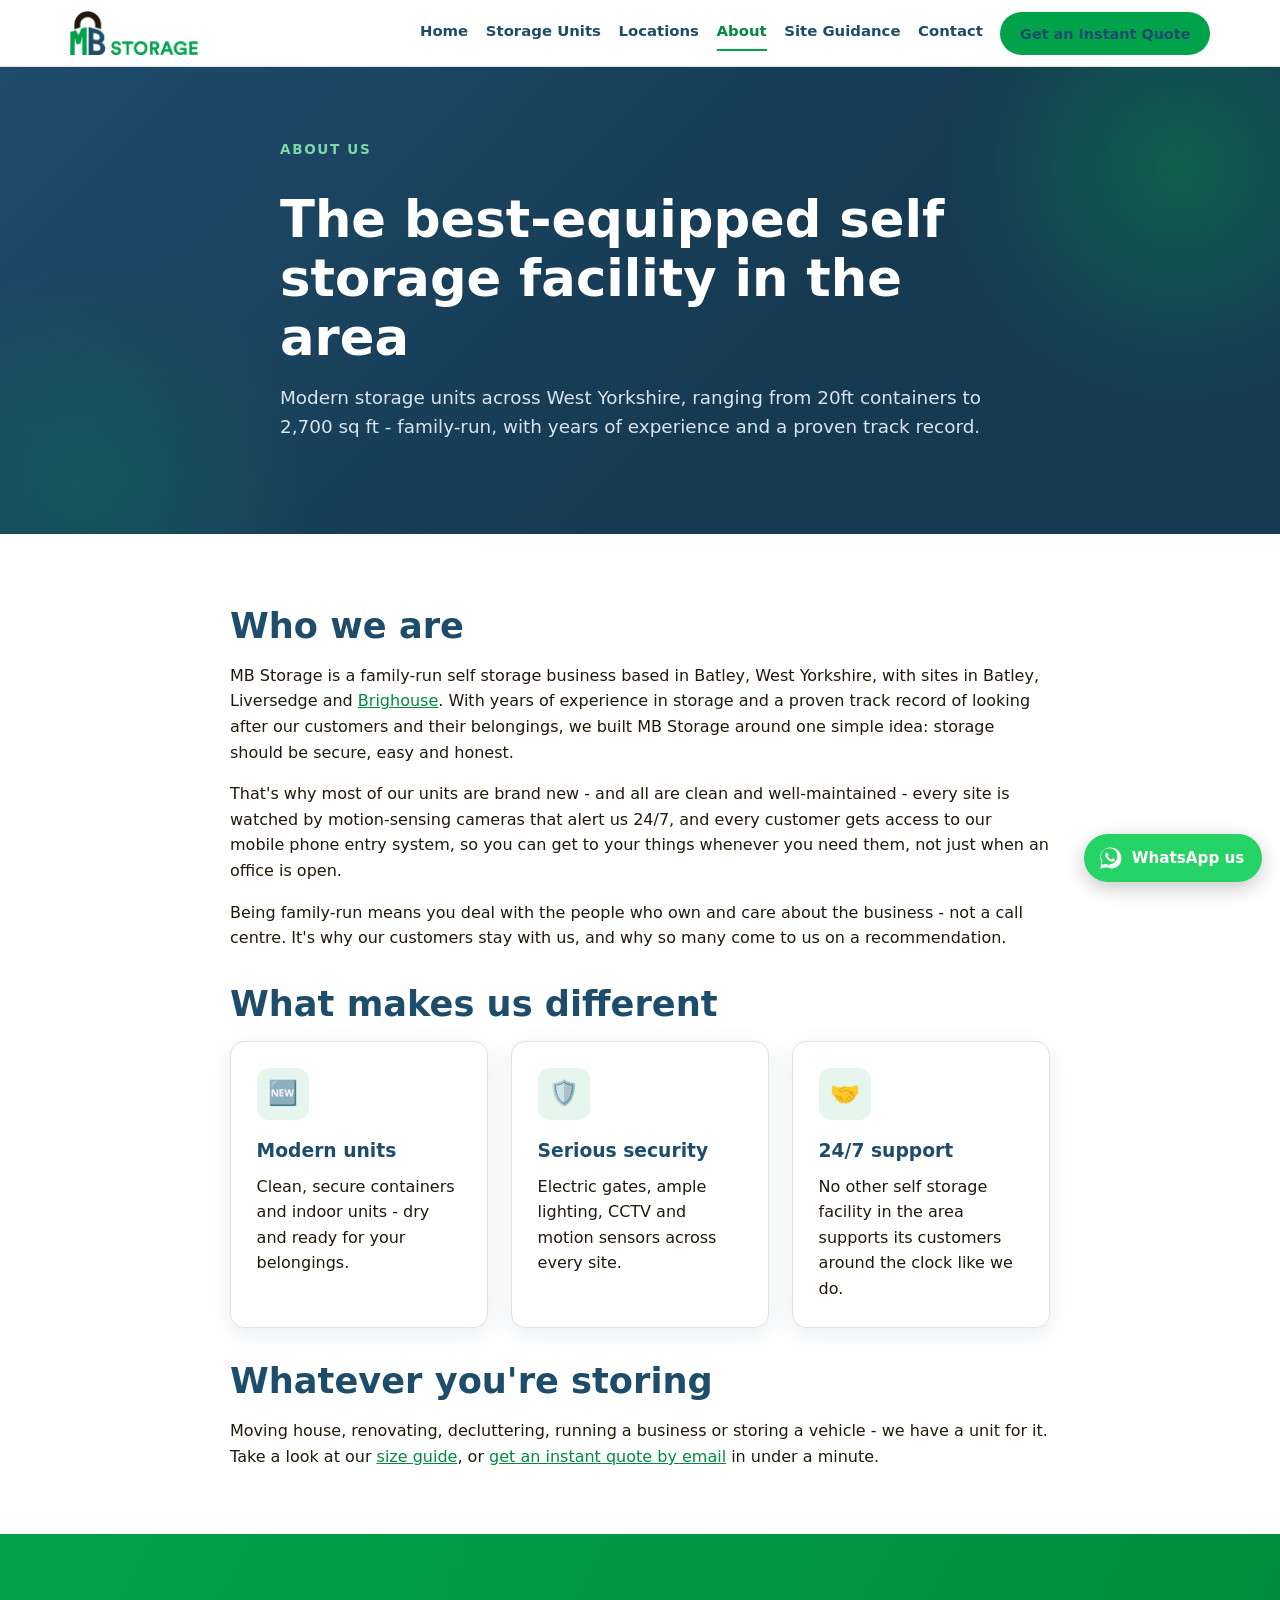
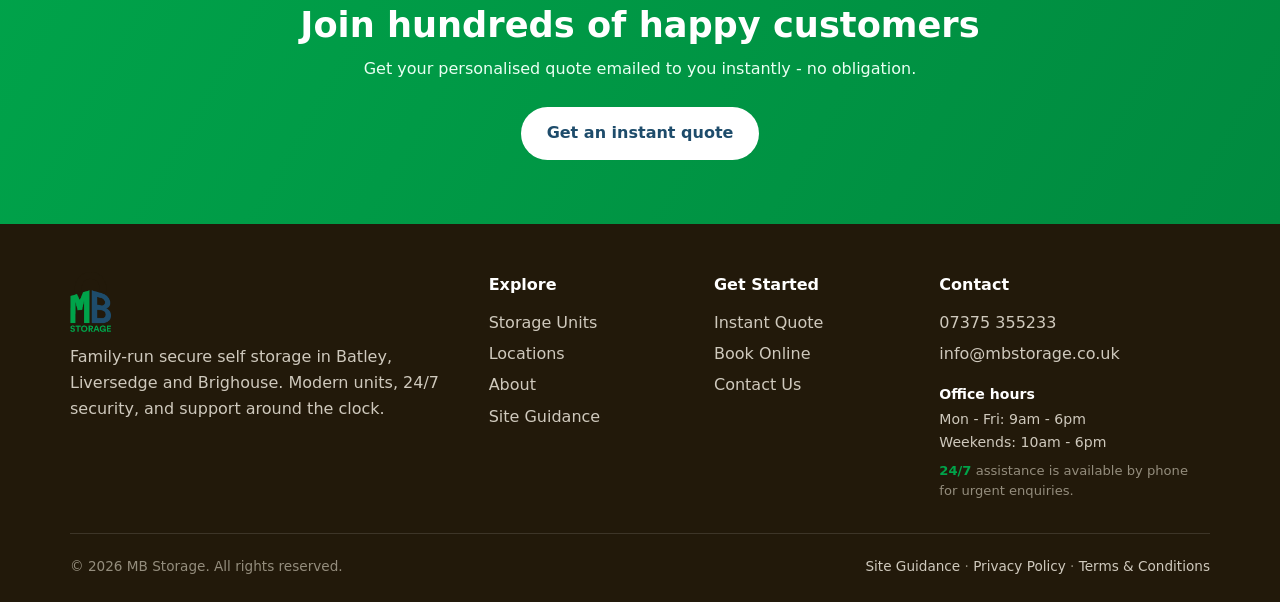
<file: about.html>
<!DOCTYPE html>
<html lang="en-GB">
<head>
<meta charset="UTF-8">
<meta name="viewport" content="width=device-width, initial-scale=1">
<title>About MB Storage | Secure Self Storage in West Yorkshire</title>
<meta name="description" content="About MB Storage - the best-equipped self storage facility in West Yorkshire. Modern units from 20ft containers to 2,700 sq ft, with 24/7 security and support.">
<link rel="canonical" href="https://www.mbstorage.co.uk/about.html">
<link rel="icon" type="image/png" href="assets/img/favicon.png">
<link rel="stylesheet" href="assets/css/style.css">
</head>
<body>

<header class="site-header">
  <div class="container header-inner">
    <a class="brand" href="index.html" aria-label="MB Storage home">
      <img src="assets/img/logo-landscape.png" srcset="assets/img/logo-landscape@4x.png 4x" alt="MB Storage logo" width="130" height="45">
    </a>
    <button class="nav-toggle" aria-label="Open menu" aria-expanded="false"><span></span><span></span><span></span></button>
    <nav class="main-nav" aria-label="Main navigation">
      <a href="index.html">Home</a>
      <a href="units.html">Storage Units</a>
      <a href="locations.html">Locations</a>
      <a href="about.html" aria-current="page">About</a>
      <a href="site-guidance.html">Site Guidance</a>
      <a href="contact.html">Contact</a>
      <a class="btn btn-primary" href="quote.html">Get an Instant Quote</a>
    </nav>
  </div>
</header>

<main>
  <section class="hero">
    <div class="container hero-inner">
      <p class="eyebrow">About Us</p>
      <h1>The best-equipped self storage facility in the area</h1>
      <p>Modern storage units across West Yorkshire, ranging from 20ft containers to 2,700 sq ft - family-run, with years of experience and a proven track record.</p>
    </div>
  </section>

  <section>
    <div class="container" style="max-width:820px">
      <h2>Who we are</h2>
      <p class="mt-1">MB Storage is a family-run self storage business based in Batley, West Yorkshire, with sites in Batley, Liversedge and <a href="https://www.jbstoragesolutions.co.uk" target="_blank" rel="noopener">Brighouse</a>. With years of experience in storage and a proven track record of looking after our customers and their belongings, we built MB Storage around one simple idea: storage should be secure, easy and honest.</p>
      <p class="mt-1">That's why most of our units are brand new - and all are clean and well-maintained - every site is watched by motion-sensing cameras that alert us 24/7, and every customer gets access to our mobile phone entry system, so you can get to your things whenever you need them, not just when an office is open.</p>
      <p class="mt-1">Being family-run means you deal with the people who own and care about the business - not a call centre. It's why our customers stay with us, and why so many come to us on a recommendation.</p>
      <h2 class="mt-2">What makes us different</h2>
      <div class="grid-3 mt-1">
        <article class="card"><div class="icon">🆕</div><h3>Modern units</h3><p>Clean, secure containers and indoor units - dry and ready for your belongings.</p></article>
        <article class="card"><div class="icon">🛡️</div><h3>Serious security</h3><p>Electric gates, ample lighting, CCTV and motion sensors across every site.</p></article>
        <article class="card"><div class="icon">🤝</div><h3>24/7 support</h3><p>No other self storage facility in the area supports its customers around the clock like we do.</p></article>
      </div>
      <h2 class="mt-2">Whatever you're storing</h2>
      <p class="mt-1">Moving house, renovating, decluttering, running a business or storing a vehicle - we have a unit for it. Take a look at our <a href="units.html">size guide</a>, or <a href="quote.html">get an instant quote by email</a> in under a minute.</p>
    </div>
  </section>

  <section class="cta-band">
    <div class="container">
      <h2>Join hundreds of happy customers</h2>
      <p>Get your personalised quote emailed to you instantly - no obligation.</p>
      <a class="btn btn-light" href="quote.html">Get an instant quote</a>
    </div>
  </section>
</main>

<footer class="site-footer">
  <div class="container">
    <div class="footer-grid">
      <div>
        <img class="footer-logo" src="assets/img/logo-portrait.png" alt="MB Storage">
        <p>Family-run secure self storage in Batley, Liversedge and <a href="https://www.jbstoragesolutions.co.uk" target="_blank" rel="noopener">Brighouse</a>. Modern units, 24/7 security, and support around the clock.</p>
      </div>
      <div>
        <h4>Explore</h4>
        <ul>
          <li><a href="units.html">Storage Units</a></li>
          <li><a href="locations.html">Locations</a></li>
          <li><a href="about.html">About</a></li>
          <li><a href="site-guidance.html">Site Guidance</a></li>
        </ul>
      </div>
      <div>
        <h4>Get Started</h4>
        <ul>
          <li><a href="quote.html">Instant Quote</a></li>
          <li><a href="quote.html">Book Online</a></li>
          <li><a href="contact.html">Contact Us</a></li>
        </ul>
      </div>
      <div>
        <h4>Contact</h4>
        <ul>
          <li><a href="tel:+447375355233">07375 355233</a></li>
          <li><a href="mailto:info@mbstorage.co.uk">info@mbstorage.co.uk</a></li>
        </ul>
        <p class="footer-hours">
          <strong>Office hours</strong>
          Mon - Fri: 9am - 6pm<br>
          Weekends: 10am - 6pm
        </p>
        <p class="footer-hours-note"><strong>24/7</strong> assistance is available by phone for urgent enquiries.</p>
      </div>
    </div>
    <div class="footer-bottom">
      <p>© 2026 MB Storage. All rights reserved.</p>
      <p><a href="site-guidance.html">Site Guidance</a> · <a href="privacy-policy.html">Privacy Policy</a> · <a href="terms-and-conditions.html">Terms &amp; Conditions</a></p>
    </div>
  </div>
</footer>

<script src="assets/js/main.js"></script>
</body>
</html>
</file>
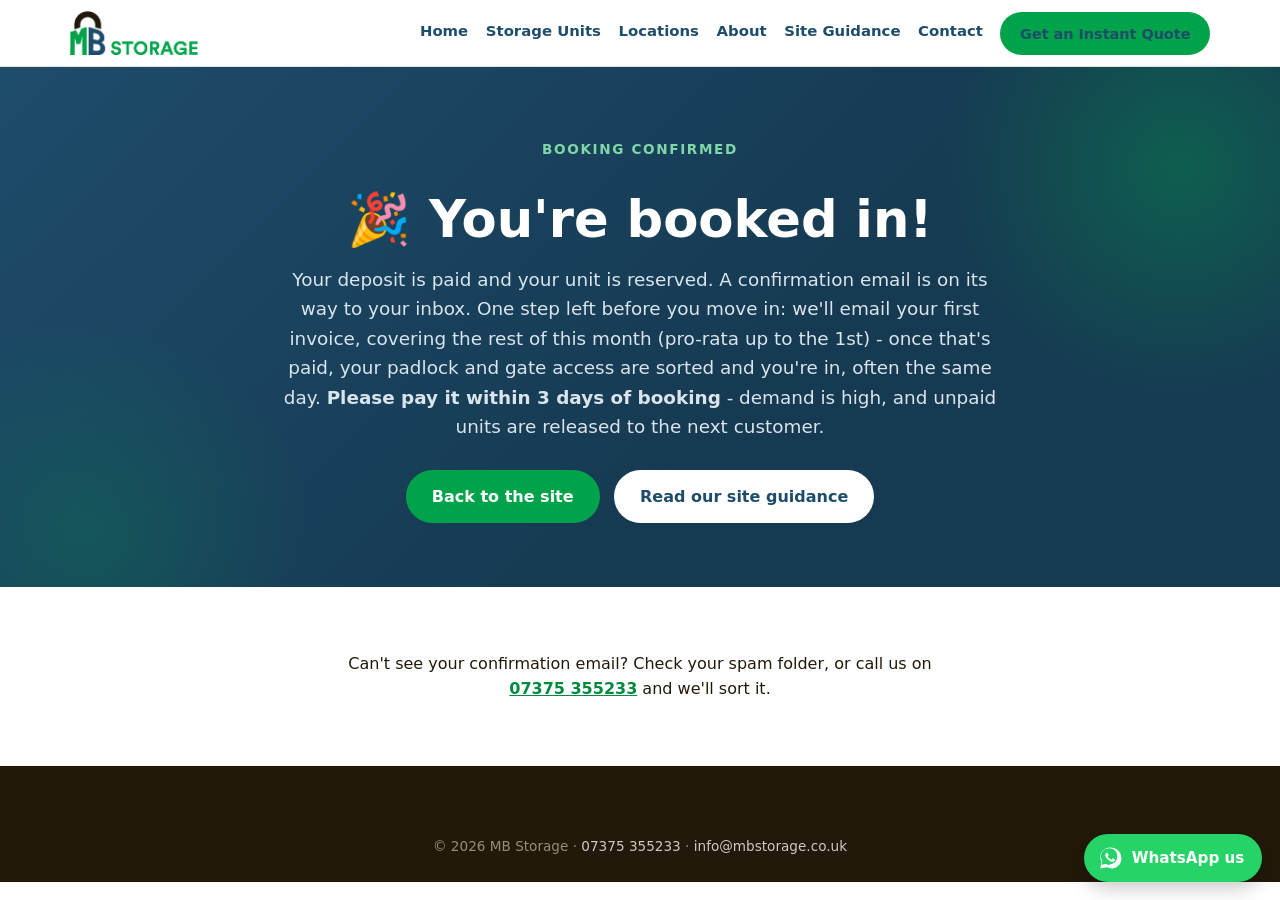
<file: booking-confirmed.html>
<!DOCTYPE html>
<html lang="en-GB">
<head>
<meta charset="UTF-8">
<meta name="viewport" content="width=device-width, initial-scale=1">
<title>Booking Confirmed | MB Storage</title>
<meta name="description" content="Your MB Storage booking is confirmed and your deposit is paid. We'll be in touch shortly to arrange your move-in.">
<meta name="robots" content="noindex">
<link rel="canonical" href="https://www.mbstorage.co.uk/booking-confirmed.html">
<link rel="icon" type="image/png" href="assets/img/favicon.png">
<link rel="stylesheet" href="assets/css/style.css">
</head>
<body>

<header class="site-header">
  <div class="container header-inner">
    <a class="brand" href="index.html" aria-label="MB Storage home">
      <img src="assets/img/logo-landscape.png" srcset="assets/img/logo-landscape@4x.png 4x" alt="MB Storage logo" width="130" height="45">
    </a>
    <button class="nav-toggle" aria-label="Open menu" aria-expanded="false"><span></span><span></span><span></span></button>
    <nav class="main-nav" aria-label="Main navigation">
      <a href="index.html">Home</a>
      <a href="units.html">Storage Units</a>
      <a href="locations.html">Locations</a>
      <a href="about.html">About</a>
      <a href="site-guidance.html">Site Guidance</a>
      <a href="contact.html">Contact</a>
      <a class="btn btn-primary" href="quote.html">Get an Instant Quote</a>
    </nav>
  </div>
</header>

<main>
  <section class="hero">
    <div class="container hero-inner center">
      <p class="eyebrow">Booking Confirmed</p>
      <h1>🎉 You're booked in!</h1>
      <p>Your deposit is paid and your unit is reserved. A confirmation email is on its way to your inbox. One step left before you move in: we'll email your first invoice, covering the rest of this month (pro-rata up to the 1st) - once that's paid, your padlock and gate access are sorted and you're in, often the same day. <strong>Please pay it within 3 days of booking</strong> - demand is high, and unpaid units are released to the next customer.</p>
      <div class="hero-ctas" style="justify-content:center">
        <a class="btn btn-primary" href="index.html">Back to the site</a>
        <a class="btn btn-light" href="site-guidance.html">Read our site guidance</a>
      </div>
    </div>
  </section>

  <section>
    <div class="container center" style="max-width:640px">
      <p>Can't see your confirmation email? Check your spam folder, or call us on <a href="tel:+447375355233"><strong>07375 355233</strong></a> and we'll sort it.</p>
    </div>
  </section>
</main>

<footer class="site-footer">
  <div class="container">
    <div class="footer-bottom" style="border-top:0;justify-content:center">
      <p>© 2026 MB Storage · <a href="tel:+447375355233">07375 355233</a> · <a href="mailto:info@mbstorage.co.uk">info@mbstorage.co.uk</a></p>
    </div>
  </div>
</footer>

<script src="assets/js/main.js"></script>
</body>
</html>
</file>
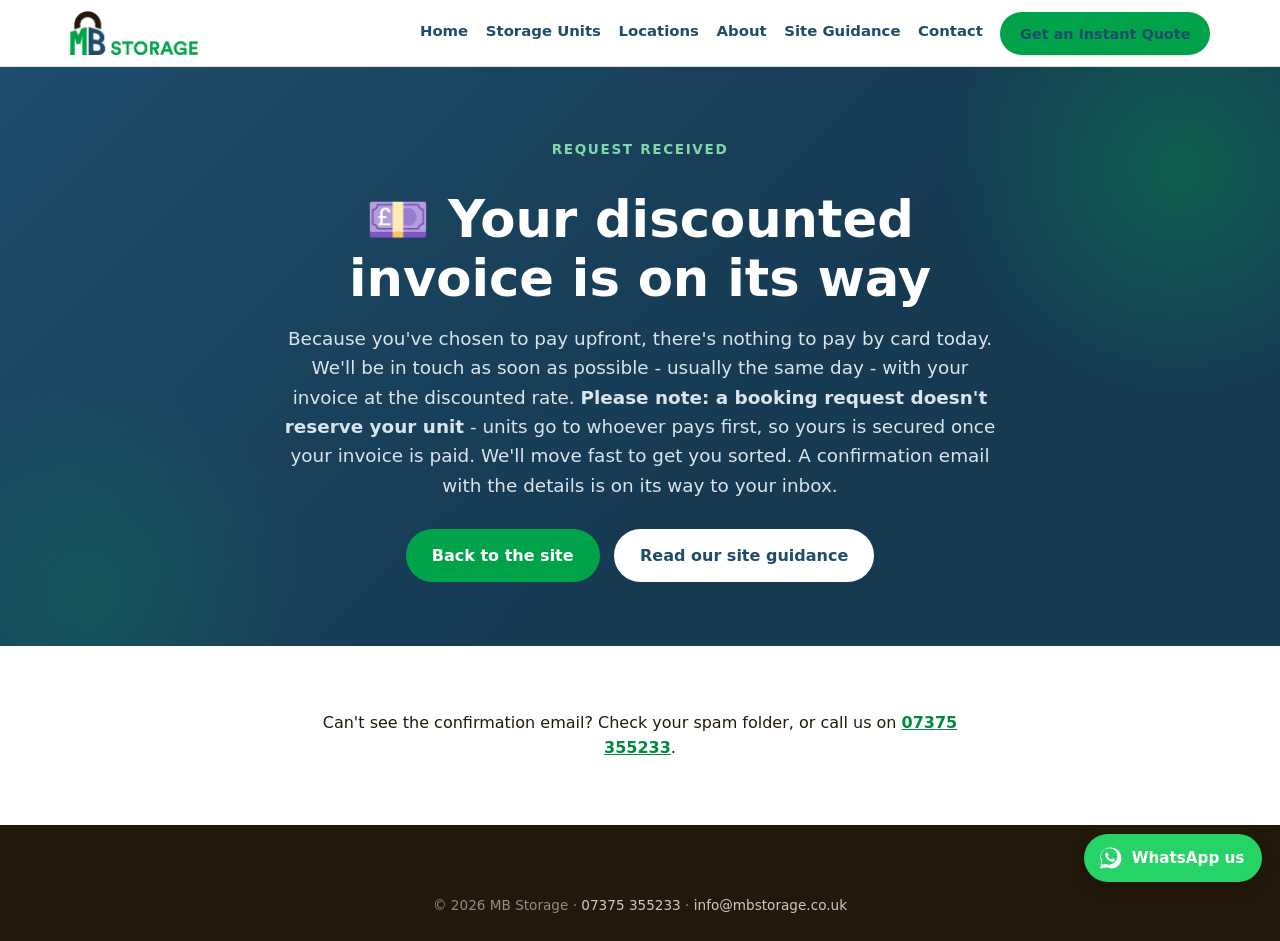
<file: booking-requested.html>
<!DOCTYPE html>
<html lang="en-GB">
<head>
<meta charset="UTF-8">
<meta name="viewport" content="width=device-width, initial-scale=1">
<title>Booking Request Received | MB Storage</title>
<meta name="description" content="Your MB Storage booking request is in - your discounted upfront invoice is on its way.">
<meta name="robots" content="noindex">
<link rel="canonical" href="https://www.mbstorage.co.uk/booking-requested.html">
<link rel="icon" type="image/png" href="assets/img/favicon.png">
<link rel="stylesheet" href="assets/css/style.css">
</head>
<body>

<header class="site-header">
  <div class="container header-inner">
    <a class="brand" href="index.html" aria-label="MB Storage home">
      <img src="assets/img/logo-landscape.png" srcset="assets/img/logo-landscape@4x.png 4x" alt="MB Storage logo" width="130" height="45">
    </a>
    <button class="nav-toggle" aria-label="Open menu" aria-expanded="false"><span></span><span></span><span></span></button>
    <nav class="main-nav" aria-label="Main navigation">
      <a href="index.html">Home</a>
      <a href="units.html">Storage Units</a>
      <a href="locations.html">Locations</a>
      <a href="about.html">About</a>
      <a href="site-guidance.html">Site Guidance</a>
      <a href="contact.html">Contact</a>
      <a class="btn btn-primary" href="quote.html">Get an Instant Quote</a>
    </nav>
  </div>
</header>

<main>
  <section class="hero">
    <div class="container hero-inner center">
      <p class="eyebrow">Request Received</p>
      <h1>💷 Your discounted invoice is on its way</h1>
      <p>Because you've chosen to pay upfront, there's nothing to pay by card today. We'll be in touch as soon as possible - usually the same day - with your invoice at the discounted rate. <strong>Please note: a booking request doesn't reserve your unit</strong> - units go to whoever pays first, so yours is secured once your invoice is paid. We'll move fast to get you sorted. A confirmation email with the details is on its way to your inbox.</p>
      <div class="hero-ctas" style="justify-content:center">
        <a class="btn btn-primary" href="index.html">Back to the site</a>
        <a class="btn btn-light" href="site-guidance.html">Read our site guidance</a>
      </div>
    </div>
  </section>

  <section>
    <div class="container center" style="max-width:640px">
      <p>Can't see the confirmation email? Check your spam folder, or call us on <a href="tel:+447375355233"><strong>07375 355233</strong></a>.</p>
    </div>
  </section>
</main>

<footer class="site-footer">
  <div class="container">
    <div class="footer-bottom" style="border-top:0;justify-content:center">
      <p>© 2026 MB Storage · <a href="tel:+447375355233">07375 355233</a> · <a href="mailto:info@mbstorage.co.uk">info@mbstorage.co.uk</a></p>
    </div>
  </div>
</footer>

<script src="assets/js/main.js"></script>
</body>
</html>
</file>
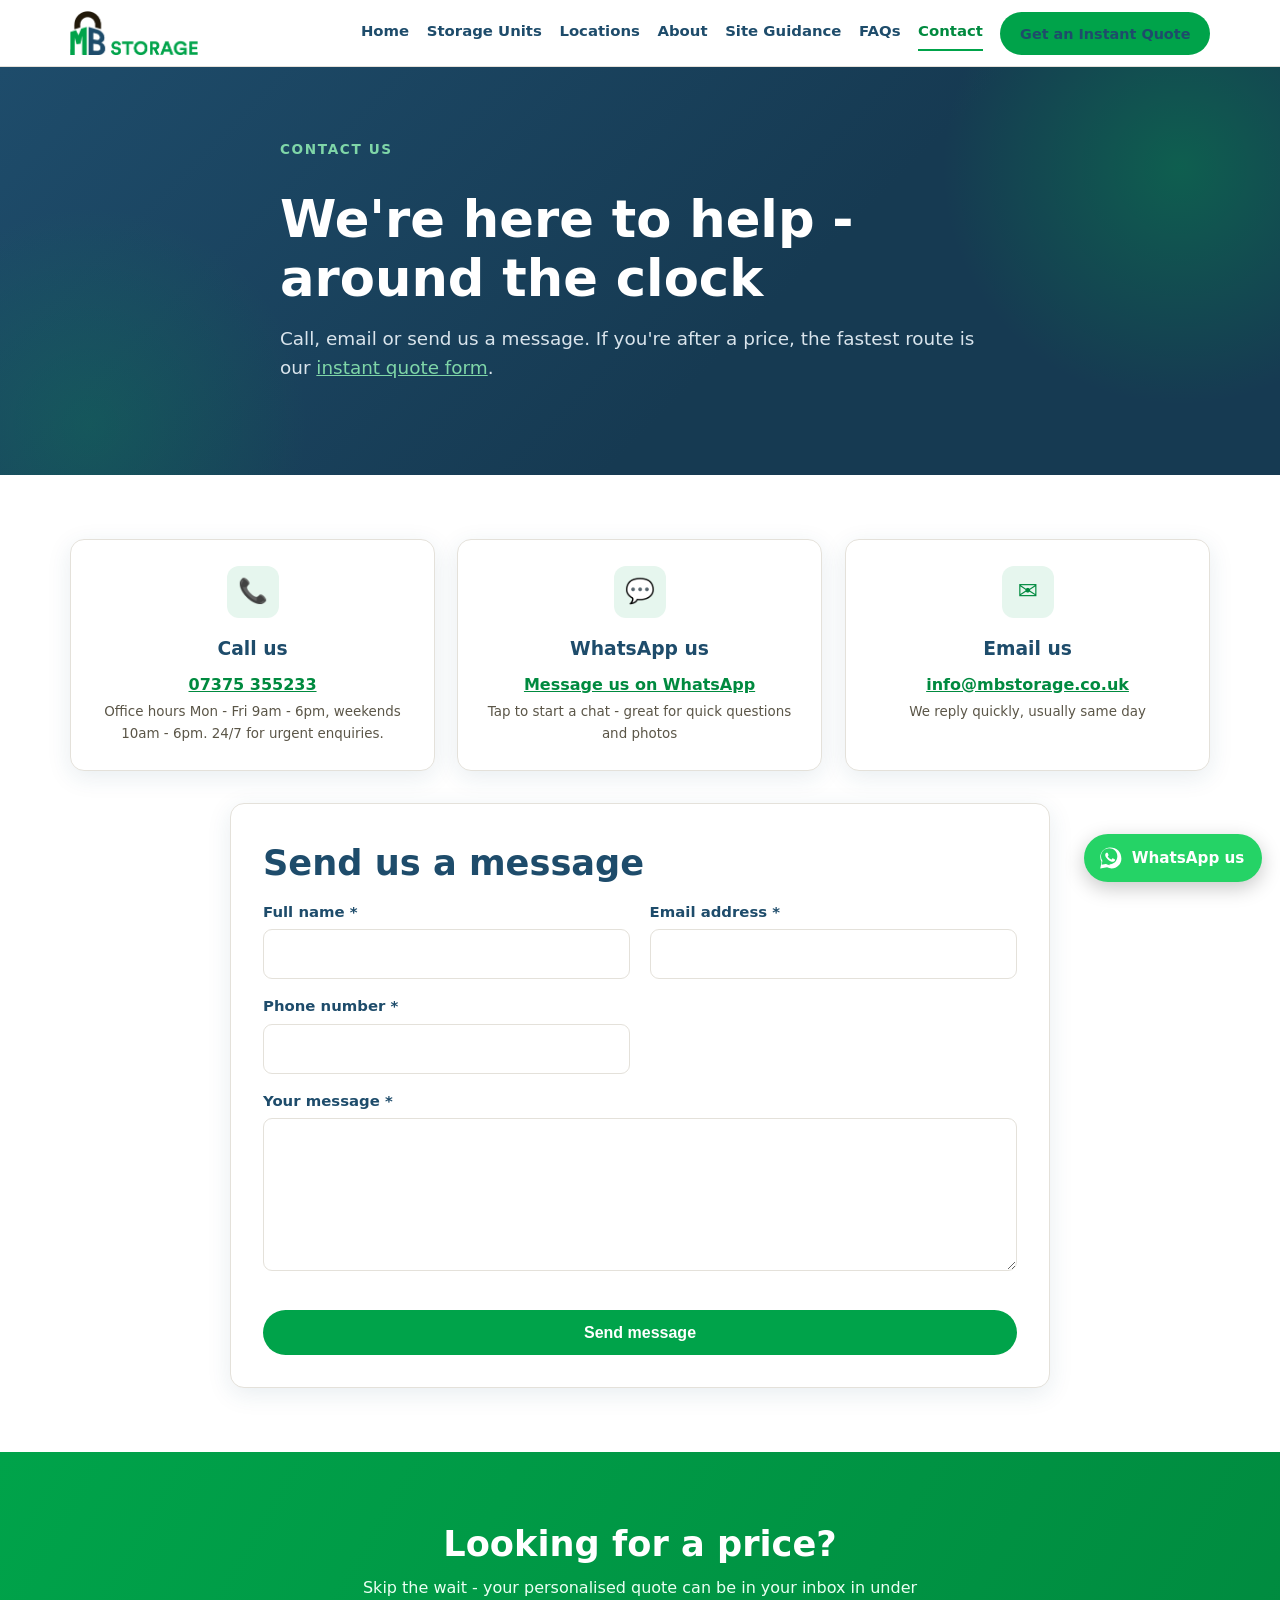
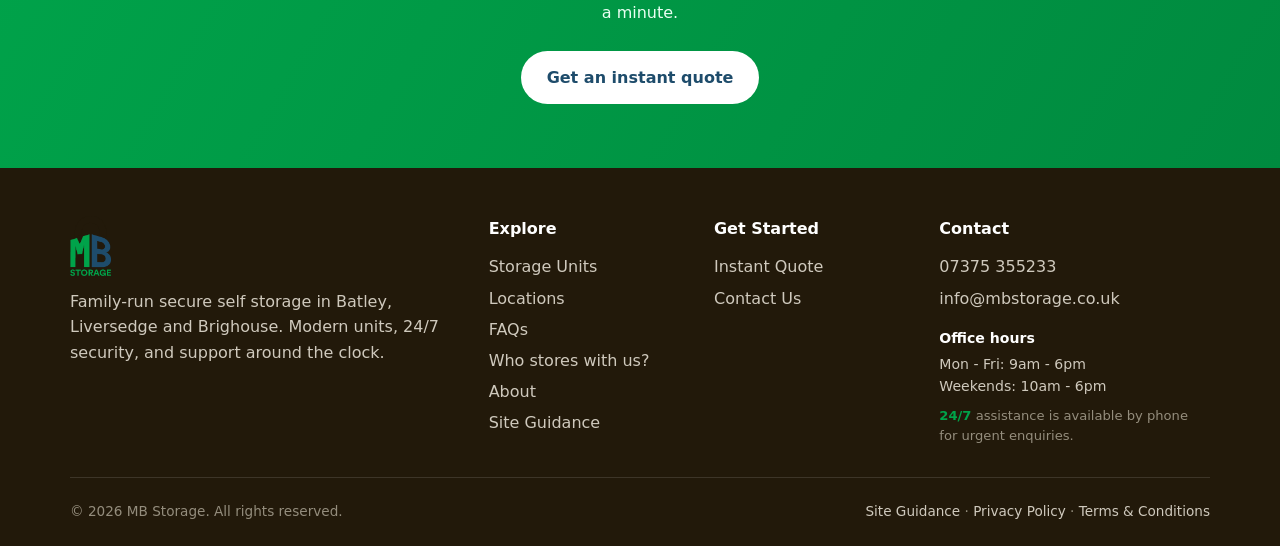
<file: contact.html>
<!DOCTYPE html>
<html lang="en-GB">
<head>
<meta charset="UTF-8">
<meta name="viewport" content="width=device-width, initial-scale=1">
<title>Contact Us | MB Storage | Self Storage Batley, West Yorkshire</title>
<meta name="description" content="Contact MB Storage: call 07375 355233, email info@mbstorage.co.uk, or send us a message and we'll get straight back to you.">
<link rel="canonical" href="https://www.mbstorage.co.uk/contact.html">
<link rel="icon" type="image/png" href="assets/img/favicon.png">
<link rel="stylesheet" href="assets/css/style.css">
<script src="https://challenges.cloudflare.com/turnstile/v0/api.js" async defer></script>
<script type="application/ld+json">
{
  "@context": "https://schema.org",
  "@type": "Organization",
  "name": "MB Storage",
  "url": "https://www.mbstorage.co.uk/",
  "logo": "https://www.mbstorage.co.uk/assets/img/logo-landscape@4x.png",
  "email": "info@mbstorage.co.uk",
  "telephone": "+447375355233",
  "sameAs": ["https://www.jbstoragesolutions.co.uk"]
}
</script>
</head>
<body>

<header class="site-header">
  <div class="container header-inner">
    <a class="brand" href="index.html" aria-label="MB Storage home">
      <img src="assets/img/logo-landscape.png" srcset="assets/img/logo-landscape@4x.png 4x" alt="MB Storage logo" width="130" height="45">
    </a>
    <button class="nav-toggle" aria-label="Open menu" aria-expanded="false"><span></span><span></span><span></span></button>
    <nav class="main-nav" aria-label="Main navigation">
      <a href="index.html">Home</a>
      <a href="units.html">Storage Units</a>
      <a href="locations.html">Locations</a>
      <a href="about.html">About</a>
      <a href="site-guidance.html">Site Guidance</a>
      <a href="faqs.html">FAQs</a>
      <a href="contact.html" aria-current="page">Contact</a>
      <a class="btn btn-primary" href="quote.html">Get an Instant Quote</a>
    </nav>
  </div>
</header>

<main>
  <section class="hero">
    <div class="container hero-inner">
      <p class="eyebrow">Contact Us</p>
      <h1>We're here to help - around the clock</h1>
      <p>Call, email or send us a message. If you're after a price, the fastest route is our <a href="quote.html" style="color:#7fd6a8">instant quote form</a>.</p>
    </div>
  </section>

  <section>
    <div class="container">
      <div class="grid-3">
        <article class="card center">
          <div class="icon" style="margin:0 auto 1rem">📞</div>
          <h3>Call us</h3>
          <p><a href="tel:+447375355233"><strong>07375 355233</strong></a></p>
          <p class="hint">Office hours Mon - Fri 9am - 6pm, weekends 10am - 6pm. 24/7 for urgent enquiries.</p>
        </article>
        <article class="card center">
          <div class="icon" style="margin:0 auto 1rem">💬</div>
          <h3>WhatsApp us</h3>
          <p><a href="https://wa.me/447375355233?text=Hi%20MB%20Storage%2C%20I'd%20like%20to%20ask%20about%20storage." target="_blank" rel="noopener"><strong>Message us on WhatsApp</strong></a></p>
          <p class="hint">Tap to start a chat - great for quick questions and photos</p>
        </article>
        <article class="card center">
          <div class="icon" style="margin:0 auto 1rem">✉️</div>
          <h3>Email us</h3>
          <p><a href="mailto:info@mbstorage.co.uk"><strong>info@mbstorage.co.uk</strong></a></p>
          <p class="hint">We reply quickly, usually same day</p>
        </article>
      </div>

      <div class="mt-2" style="max-width:820px;margin-left:auto;margin-right:auto">
        <form id="contact-form" class="form-card" action="/.netlify/functions/contact" method="POST">
          <h2>Send us a message</h2>
          <input type="text" name="_honey" style="display:none" tabindex="-1" autocomplete="off" aria-hidden="true">
          <div class="form-grid mt-1">
            <div>
              <label for="c-name">Full name *</label>
              <input id="c-name" type="text" name="name" required autocomplete="name">
            </div>
            <div>
              <label for="c-email">Email address *</label>
              <input id="c-email" type="email" name="email" required autocomplete="email">
            </div>
            <div>
              <label for="c-phone">Phone number *</label>
              <input id="c-phone" type="tel" name="phone" required autocomplete="tel">
            </div>
            <div class="full">
              <label for="c-message">Your message *</label>
              <textarea id="c-message" name="message" rows="5" required></textarea>
            </div>
            <div class="full">
              <div class="cf-turnstile" data-sitekey="TURNSTILE_SITE_KEY"></div>
            </div>
            <div class="full">
              <button type="submit" class="btn btn-primary" style="width:100%">Send message</button>
              <div id="contact-status" class="status-msg" role="status"></div>
            </div>
          </div>
        </form>
      </div>
    </div>
  </section>

  <section class="cta-band">
    <div class="container">
      <h2>Looking for a price?</h2>
      <p>Skip the wait - your personalised quote can be in your inbox in under a minute.</p>
      <a class="btn btn-light" href="quote.html">Get an instant quote</a>
    </div>
  </section>
</main>

<footer class="site-footer">
  <div class="container">
    <div class="footer-grid">
      <div>
        <img class="footer-logo" src="assets/img/logo-portrait.png" alt="MB Storage">
        <p>Family-run secure self storage in Batley, Liversedge and <a href="https://www.jbstoragesolutions.co.uk" target="_blank" rel="noopener">Brighouse</a>. Modern units, 24/7 security, and support around the clock.</p>
      </div>
      <div>
        <h4>Explore</h4>
        <ul>
          <li><a href="units.html">Storage Units</a></li>
          <li><a href="locations.html">Locations</a></li>
          <li><a href="faqs.html">FAQs</a></li>
          <li><a href="who-we-help.html">Who stores with us?</a></li>
          <li><a href="about.html">About</a></li>
          <li><a href="site-guidance.html">Site Guidance</a></li>
        </ul>
      </div>
      <div>
        <h4>Get Started</h4>
        <ul>
          <li><a href="quote.html">Instant Quote</a></li>
          <li><a href="contact.html">Contact Us</a></li>
        </ul>
      </div>
      <div>
        <h4>Contact</h4>
        <ul>
          <li><a href="tel:+447375355233">07375 355233</a></li>
          <li><a href="mailto:info@mbstorage.co.uk">info@mbstorage.co.uk</a></li>
        </ul>
        <p class="footer-hours">
          <strong>Office hours</strong>
          Mon - Fri: 9am - 6pm<br>
          Weekends: 10am - 6pm
        </p>
        <p class="footer-hours-note"><strong>24/7</strong> assistance is available by phone for urgent enquiries.</p>
      </div>
    </div>
    <div class="footer-bottom">
      <p>© 2026 MB Storage. All rights reserved.</p>
      <p><a href="site-guidance.html">Site Guidance</a> · <a href="privacy-policy.html">Privacy Policy</a> · <a href="terms-and-conditions.html">Terms &amp; Conditions</a></p>
    </div>
  </div>
</footer>

<script src="assets/js/main.js"></script>
</body>
</html>
</file>
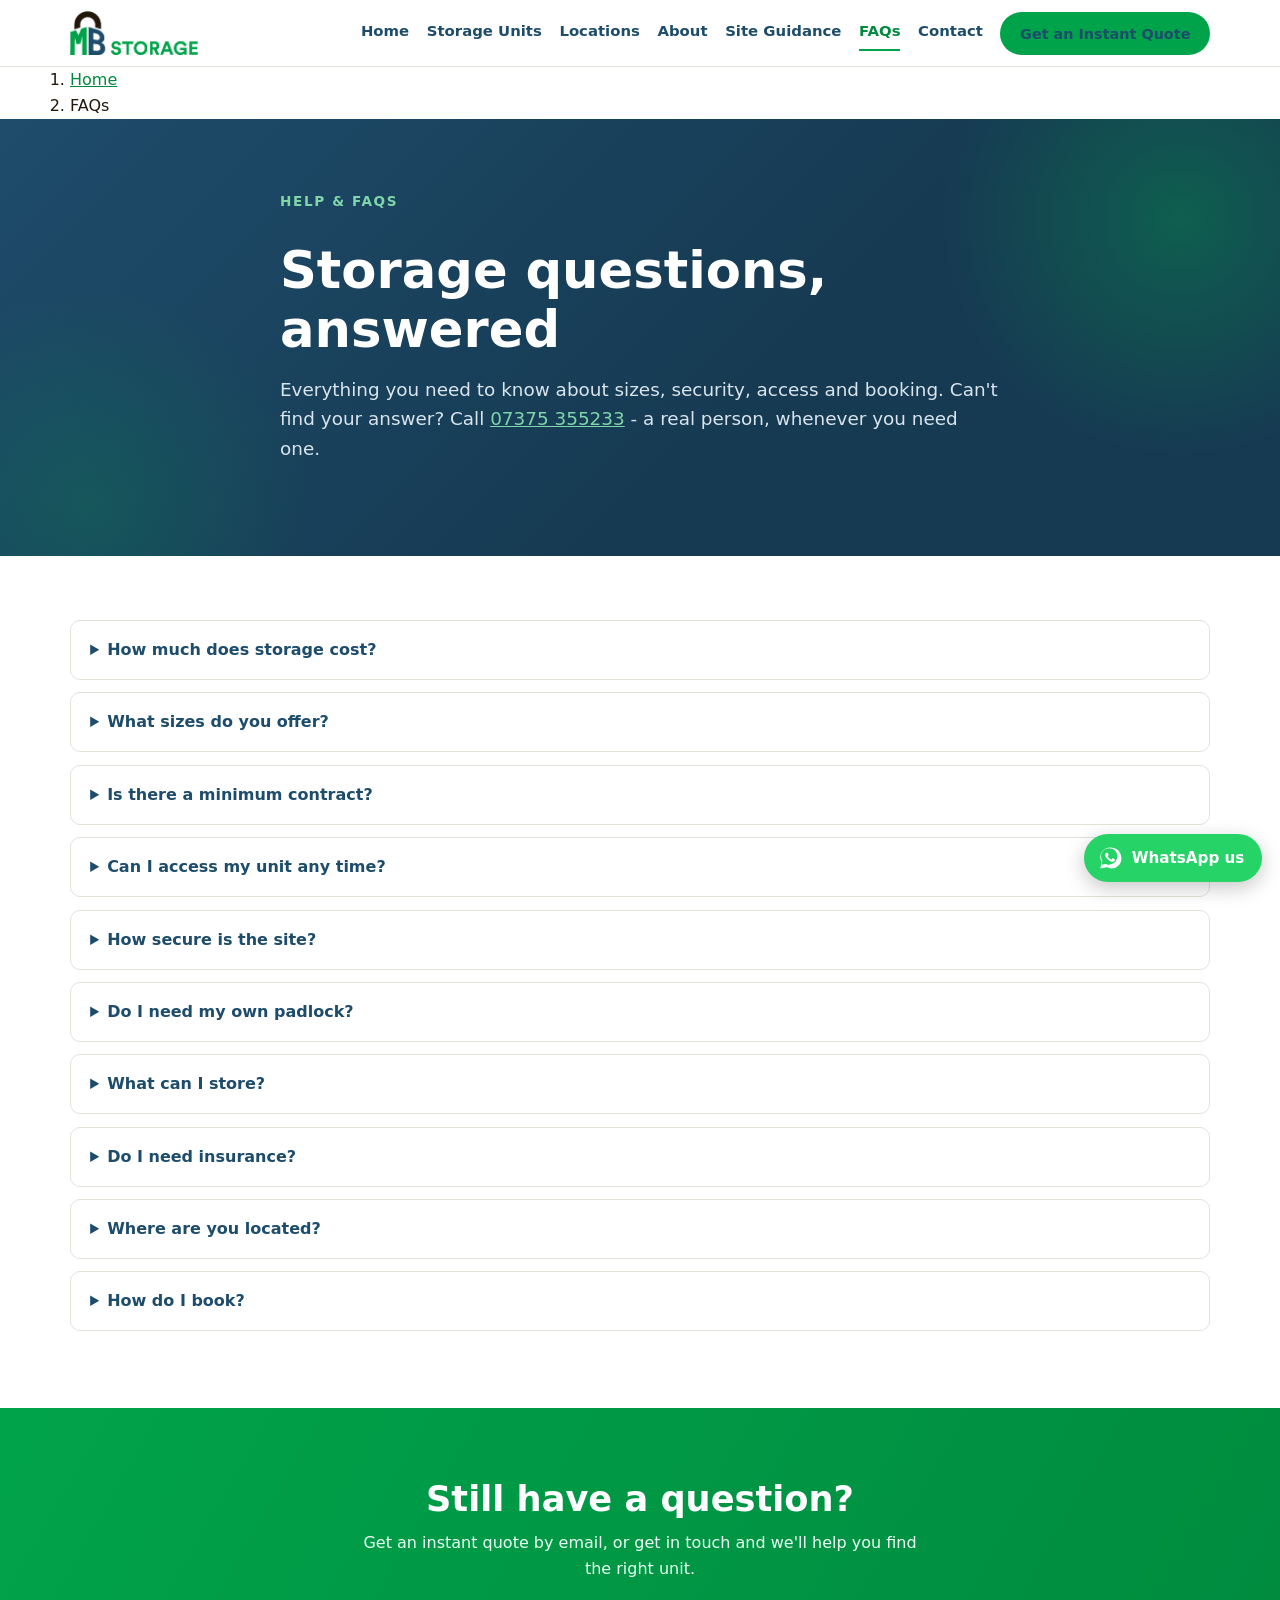
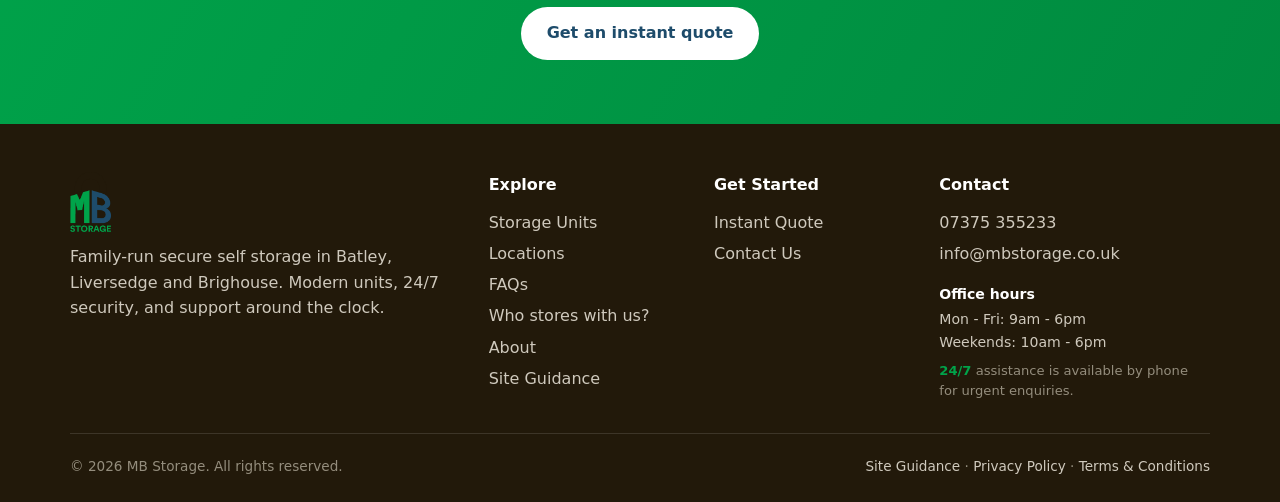
<file: faqs.html>
<!DOCTYPE html>
<html lang="en-GB">
<head>
<meta charset="UTF-8">
<meta name="viewport" content="width=device-width, initial-scale=1">
<title>Storage FAQs | Self Storage Questions Answered | MB Storage</title>
<meta name="description" content="Answers to common self storage questions - sizes, pricing, security, access, contracts and how to book with MB Storage in Batley, Liversedge and Brighouse.">
<link rel="canonical" href="https://www.mbstorage.co.uk/faqs.html">
<link rel="icon" type="image/png" href="assets/img/favicon.png">
<link rel="stylesheet" href="assets/css/style.css">
<script type="application/ld+json">
{
  "@context": "https://schema.org",
  "@type": "Organization",
  "name": "MB Storage",
  "url": "https://www.mbstorage.co.uk/",
  "logo": "https://www.mbstorage.co.uk/assets/img/logo-landscape@4x.png",
  "email": "info@mbstorage.co.uk",
  "telephone": "+447375355233",
  "sameAs": ["https://www.jbstoragesolutions.co.uk"]
}
</script>
<script type="application/ld+json">
{
  "@context": "https://schema.org",
  "@type": "FAQPage",
  "mainEntity": [
    {
      "@type": "Question",
      "name": "How much does storage cost?",
      "acceptedAnswer": {
        "@type": "Answer",
        "text": "Our containers are billed on a simple flat monthly rate with no long tie-in. Use the instant quote tool for a price by email in minutes, or call 07375 355233. Prefer to pay ahead? Paying 6 or 12 months upfront saves you up to 10%."
      }
    },
    {
      "@type": "Question",
      "name": "What sizes do you offer?",
      "acceptedAnswer": {
        "@type": "Answer",
        "text": "Two container sizes - a 20ft × 8ft unit (~160 sq ft, about the size of a single garage) and an 8ft × 6ft 6in unit (~52 sq ft). We also have indoor warehouse units up to 2,700 sq ft at our Batley site. See the 20ft and 8ft size guides."
      }
    },
    {
      "@type": "Question",
      "name": "Is there a minimum contract?",
      "acceptedAnswer": {
        "@type": "Answer",
        "text": "You’re only tied in if you want to be. There’s a one-month minimum, then it’s rolling monthly - just give 14 days’ notice when you’re ready to leave, and your deposit is refunded when you go. If you’d rather commit for longer, paying 6 or 12 months upfront saves you up to 10%."
      }
    },
    {
      "@type": "Question",
      "name": "Can I access my unit any time?",
      "acceptedAnswer": {
        "@type": "Answer",
        "text": "Yes - you access the yard 24/7 using our mobile phone gate entry system, so you never need to wait for staff. Just dial from your mobile and the gates open."
      }
    },
    {
      "@type": "Question",
      "name": "How secure is the site?",
      "acceptedAnswer": {
        "@type": "Answer",
        "text": "Every site has 24/7 motion-sensing CCTV, electric or secured gates and mobile-phone-controlled entry. Every unit is secured with a high-quality padlock that we supply - for site security, only MB Storage padlocks are used."
      }
    },
    {
      "@type": "Question",
      "name": "Do I need my own padlock?",
      "acceptedAnswer": {
        "@type": "Answer",
        "text": "No - we provide a high-quality padlock with every unit, so your unit is secured from day one at no extra cost. For consistent site security, only MB Storage padlocks are used, so there’s no need to buy your own."
      }
    },
    {
      "@type": "Question",
      "name": "What can I store?",
      "acceptedAnswer": {
        "@type": "Answer",
        "text": "Household items, business stock, tools and equipment, vehicles where permitted, and more. Prohibited items are the usual ones - no perishable, hazardous, flammable or illegal goods. If you’re not sure whether something is suitable, just ask and we’ll be happy to advise."
      }
    },
    {
      "@type": "Question",
      "name": "Do I need insurance?",
      "acceptedAnswer": {
        "@type": "Answer",
        "text": "We recommend insuring the contents of your unit - your belongings remain your responsibility while in storage. If you’d like guidance on cover, give us a call and we’ll point you in the right direction."
      }
    },
    {
      "@type": "Question",
      "name": "Where are you located?",
      "acceptedAnswer": {
        "@type": "Answer",
        "text": "Three West Yorkshire sites - Batley (Grange Road), Liversedge (Wormald Street) and Brighouse (Calder Street, run by our sister company JB Storage Solutions)."
      }
    },
    {
      "@type": "Question",
      "name": "How do I book?",
      "acceptedAnswer": {
        "@type": "Answer",
        "text": "Get an instant quote online and we’ll email you a price. Reserve your unit and move in - most customers are set up the same week."
      }
    }
  ]
}
</script>
<script type="application/ld+json">
{
  "@context": "https://schema.org",
  "@type": "BreadcrumbList",
  "itemListElement": [
    {
      "@type": "ListItem",
      "position": 1,
      "name": "Home",
      "item": "https://www.mbstorage.co.uk/index.html"
    },
    {
      "@type": "ListItem",
      "position": 2,
      "name": "FAQs"
    }
  ]
}
</script>
</head>
<body>
<header class="site-header">
  <div class="container header-inner">
    <a class="brand" href="index.html" aria-label="MB Storage home">
      <img src="assets/img/logo-landscape.png" srcset="assets/img/logo-landscape@4x.png 4x" alt="MB Storage logo" width="130" height="45">
    </a>
    <button class="nav-toggle" aria-label="Open menu" aria-expanded="false"><span></span><span></span><span></span></button>
    <nav class="main-nav" aria-label="Main navigation">
      <a href="index.html">Home</a>
      <a href="units.html">Storage Units</a>
      <a href="locations.html">Locations</a>
      <a href="about.html">About</a>
      <a href="site-guidance.html">Site Guidance</a>
      <a href="faqs.html" aria-current="page">FAQs</a>
      <a href="contact.html">Contact</a>
      <a class="btn btn-primary" href="quote.html">Get an Instant Quote</a>
    </nav>
  </div>
</header>
<nav class="breadcrumb" aria-label="Breadcrumb">
  <div class="container">
    <ol>
        <li><a href="index.html">Home</a></li>
        <li aria-current="page">FAQs</li>
    </ol>
  </div>
</nav>

<main>
  <section class="hero">
    <div class="container hero-inner">
      <p class="eyebrow">Help &amp; FAQs</p>
      <h1>Storage questions, answered</h1>
      <p>Everything you need to know about sizes, security, access and booking. Can't find your answer? Call <a href="tel:+447375355233" style="color:#7fd6a8">07375 355233</a> - a real person, whenever you need one.</p>
    </div>
  </section>

  <section>
    <div class="container">
      <div class="faq-list">
        <details class="faq-item">
          <summary>How much does storage cost?</summary>
          <div class="faq-a"><p>Our containers are billed on a simple flat monthly rate with no long tie-in. Use the <a href="quote.html">instant quote tool</a> for a price by email in minutes, or call <a href="tel:+447375355233">07375 355233</a>. Prefer to pay ahead? Paying 6 or 12 months upfront saves you up to 10%.</p></div>
        </details>
        <details class="faq-item">
          <summary>What sizes do you offer?</summary>
          <div class="faq-a"><p>Two container sizes - a 20ft × 8ft unit (~160 sq ft, about the size of a single garage) and an 8ft × 6ft 6in unit (~52 sq ft). We also have indoor warehouse units up to 2,700 sq ft at our Batley site. See the <a href="size-guide-20ft.html">20ft</a> and <a href="size-guide-8ft.html">8ft</a> size guides.</p></div>
        </details>
        <details class="faq-item">
          <summary>Is there a minimum contract?</summary>
          <div class="faq-a"><p>You’re only tied in if you want to be. There’s a one-month minimum, then it’s rolling monthly - just give 14 days’ notice when you’re ready to leave, and your deposit is refunded when you go. If you’d rather commit for longer, paying 6 or 12 months upfront saves you up to 10%.</p></div>
        </details>
        <details class="faq-item">
          <summary>Can I access my unit any time?</summary>
          <div class="faq-a"><p>Yes - you access the yard 24/7 using our mobile phone gate entry system, so you never need to wait for staff. Just dial from your mobile and the gates open.</p></div>
        </details>
        <details class="faq-item">
          <summary>How secure is the site?</summary>
          <div class="faq-a"><p>Every site has 24/7 motion-sensing CCTV, electric or secured gates and mobile-phone-controlled entry. Every unit is secured with a high-quality padlock that we supply - for site security, only MB Storage padlocks are used.</p></div>
        </details>
        <details class="faq-item">
          <summary>Do I need my own padlock?</summary>
          <div class="faq-a"><p>No - we provide a high-quality padlock with every unit, so your unit is secured from day one at no extra cost. For consistent site security, only MB Storage padlocks are used, so there’s no need to buy your own.</p></div>
        </details>
        <details class="faq-item">
          <summary>What can I store?</summary>
          <div class="faq-a"><p>Household items, business stock, tools and equipment, vehicles where permitted, and more. Prohibited items are the usual ones - no perishable, hazardous, flammable or illegal goods. If you’re not sure whether something is suitable, just ask and we’ll be happy to advise.</p></div>
        </details>
        <details class="faq-item">
          <summary>Do I need insurance?</summary>
          <div class="faq-a"><p>We recommend insuring the contents of your unit - your belongings remain your responsibility while in storage. If you’d like guidance on cover, give us a call and we’ll point you in the right direction.</p></div>
        </details>
        <details class="faq-item">
          <summary>Where are you located?</summary>
          <div class="faq-a"><p>Three West Yorkshire sites - <a href="locations-batley.html">Batley</a> (Grange Road), <a href="locations-liversedge.html">Liversedge</a> (Wormald Street) and <a href="locations-brighouse.html">Brighouse</a> (Calder Street, run by our sister company JB Storage Solutions).</p></div>
        </details>
        <details class="faq-item">
          <summary>How do I book?</summary>
          <div class="faq-a"><p>Get an <a href="quote.html">instant quote online</a> and we’ll email you a price. Reserve your unit and move in - most customers are set up the same week.</p></div>
        </details>
      </div>
    </div>
  </section>

  <section class="cta-band">
    <div class="container">
      <h2>Still have a question?</h2>
      <p>Get an instant quote by email, or get in touch and we'll help you find the right unit.</p>
      <a class="btn btn-light" href="quote.html">Get an instant quote</a>
    </div>
  </section>
</main>

<footer class="site-footer">
  <div class="container">
    <div class="footer-grid">
      <div>
        <img class="footer-logo" src="assets/img/logo-portrait.png" alt="MB Storage">
        <p>Family-run secure self storage in Batley, Liversedge and <a href="https://www.jbstoragesolutions.co.uk" target="_blank" rel="noopener">Brighouse</a>. Modern units, 24/7 security, and support around the clock.</p>
      </div>
      <div>
        <h4>Explore</h4>
        <ul>
          <li><a href="units.html">Storage Units</a></li>
          <li><a href="locations.html">Locations</a></li>
          <li><a href="faqs.html">FAQs</a></li>
          <li><a href="who-we-help.html">Who stores with us?</a></li>
          <li><a href="about.html">About</a></li>
          <li><a href="site-guidance.html">Site Guidance</a></li>
        </ul>
      </div>
      <div>
        <h4>Get Started</h4>
        <ul>
          <li><a href="quote.html">Instant Quote</a></li>
          <li><a href="contact.html">Contact Us</a></li>
        </ul>
      </div>
      <div>
        <h4>Contact</h4>
        <ul>
          <li><a href="tel:+447375355233">07375 355233</a></li>
          <li><a href="mailto:info@mbstorage.co.uk">info@mbstorage.co.uk</a></li>
        </ul>
        <p class="footer-hours">
          <strong>Office hours</strong>
          Mon - Fri: 9am - 6pm<br>
          Weekends: 10am - 6pm
        </p>
        <p class="footer-hours-note"><strong>24/7</strong> assistance is available by phone for urgent enquiries.</p>
      </div>
    </div>
    <div class="footer-bottom">
      <p>© 2026 MB Storage. All rights reserved.</p>
      <p><a href="site-guidance.html">Site Guidance</a> · <a href="privacy-policy.html">Privacy Policy</a> · <a href="terms-and-conditions.html">Terms &amp; Conditions</a></p>
    </div>
  </div>
</footer>

<script src="assets/js/main.js"></script>
</body>
</html>
</file>
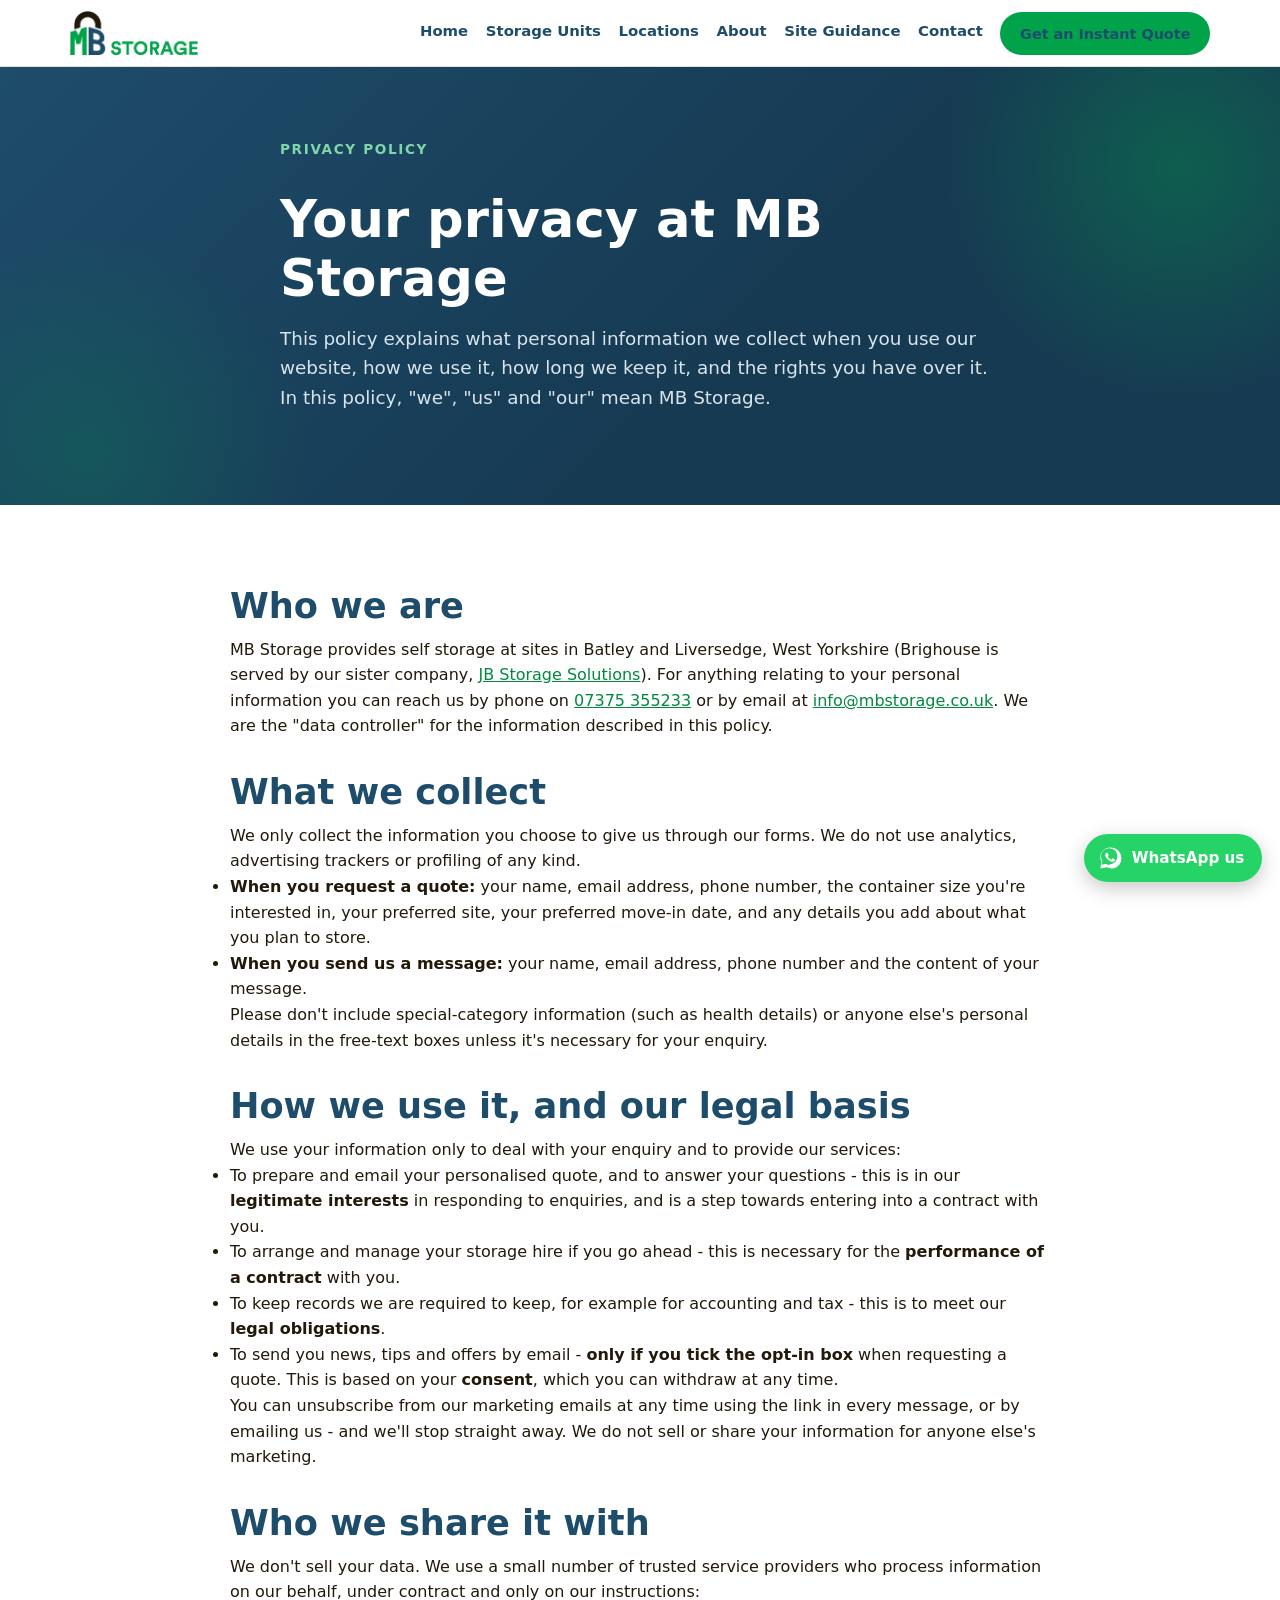
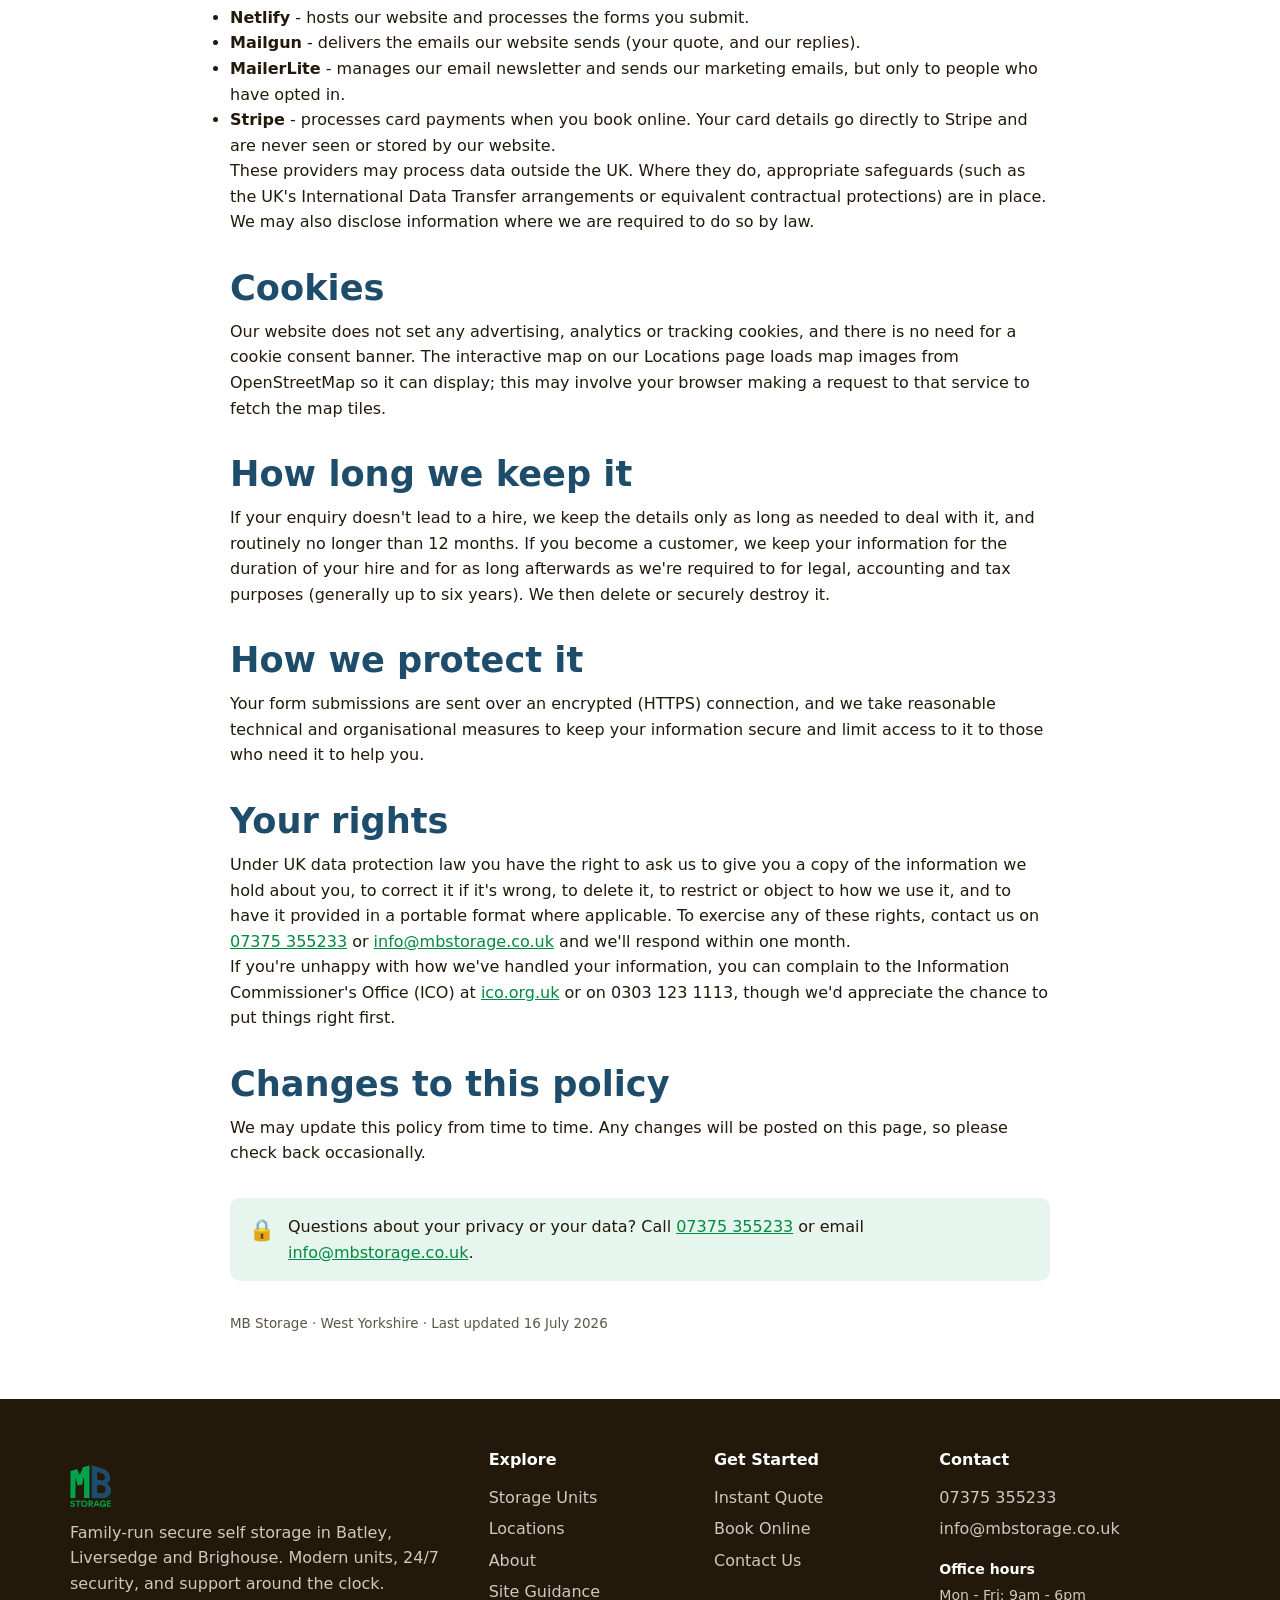
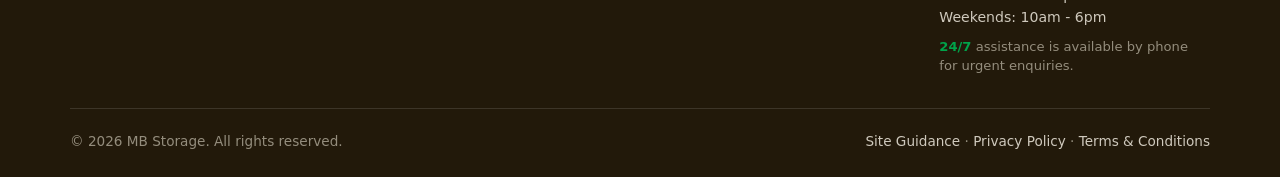
<file: privacy-policy.html>
<!DOCTYPE html>
<html lang="en-GB">
<head>
<meta charset="UTF-8">
<meta name="viewport" content="width=device-width, initial-scale=1">
<title>Privacy Policy | MB Storage</title>
<meta name="description" content="MB Storage privacy policy - how we collect, use, store and protect the personal information you provide through our quote and contact forms.">
<link rel="canonical" href="https://www.mbstorage.co.uk/privacy-policy.html">
<link rel="icon" type="image/png" href="assets/img/favicon.png">
<link rel="stylesheet" href="assets/css/style.css">
</head>
<body>

<header class="site-header">
  <div class="container header-inner">
    <a class="brand" href="index.html" aria-label="MB Storage home">
      <img src="assets/img/logo-landscape.png" srcset="assets/img/logo-landscape@4x.png 4x" alt="MB Storage logo" width="130" height="45">
    </a>
    <button class="nav-toggle" aria-label="Open menu" aria-expanded="false"><span></span><span></span><span></span></button>
    <nav class="main-nav" aria-label="Main navigation">
      <a href="index.html">Home</a>
      <a href="units.html">Storage Units</a>
      <a href="locations.html">Locations</a>
      <a href="about.html">About</a>
      <a href="site-guidance.html">Site Guidance</a>
      <a href="contact.html">Contact</a>
      <a class="btn btn-primary" href="quote.html">Get an Instant Quote</a>
    </nav>
  </div>
</header>

<main>
  <section class="hero">
    <div class="container hero-inner">
      <p class="eyebrow">Privacy Policy</p>
      <h1>Your privacy at MB Storage</h1>
      <p>This policy explains what personal information we collect when you use our website, how we use it, how long we keep it, and the rights you have over it. In this policy, "we", "us" and "our" mean MB Storage.</p>
    </div>
  </section>

  <section>
    <div class="container" style="max-width:820px">

      <article class="mt-1">
        <h2>Who we are</h2>
        <p>MB Storage provides self storage at sites in Batley and Liversedge, West Yorkshire (Brighouse is served by our sister company, <a href="https://www.jbstoragesolutions.co.uk" target="_blank" rel="noopener">JB Storage Solutions</a>). For anything relating to your personal information you can reach us by phone on <a href="tel:+447375355233">07375 355233</a> or by email at <a href="mailto:info@mbstorage.co.uk">info@mbstorage.co.uk</a>. We are the "data controller" for the information described in this policy.</p>
      </article>

      <article class="mt-2">
        <h2>What we collect</h2>
        <p>We only collect the information you choose to give us through our forms. We do not use analytics, advertising trackers or profiling of any kind.</p>
        <ul>
          <li><strong>When you request a quote:</strong> your name, email address, phone number, the container size you're interested in, your preferred site, your preferred move-in date, and any details you add about what you plan to store.</li>
          <li><strong>When you send us a message:</strong> your name, email address, phone number and the content of your message.</li>
        </ul>
        <p>Please don't include special-category information (such as health details) or anyone else's personal details in the free-text boxes unless it's necessary for your enquiry.</p>
      </article>

      <article class="mt-2">
        <h2>How we use it, and our legal basis</h2>
        <p>We use your information only to deal with your enquiry and to provide our services:</p>
        <ul>
          <li>To prepare and email your personalised quote, and to answer your questions - this is in our <strong>legitimate interests</strong> in responding to enquiries, and is a step towards entering into a contract with you.</li>
          <li>To arrange and manage your storage hire if you go ahead - this is necessary for the <strong>performance of a contract</strong> with you.</li>
          <li>To keep records we are required to keep, for example for accounting and tax - this is to meet our <strong>legal obligations</strong>.</li>
          <li>To send you news, tips and offers by email - <strong>only if you tick the opt-in box</strong> when requesting a quote. This is based on your <strong>consent</strong>, which you can withdraw at any time.</li>
        </ul>
        <p>You can unsubscribe from our marketing emails at any time using the link in every message, or by emailing us - and we'll stop straight away. We do not sell or share your information for anyone else's marketing.</p>
      </article>

      <article class="mt-2">
        <h2>Who we share it with</h2>
        <p>We don't sell your data. We use a small number of trusted service providers who process information on our behalf, under contract and only on our instructions:</p>
        <ul>
          <li><strong>Netlify</strong> - hosts our website and processes the forms you submit.</li>
          <li><strong>Mailgun</strong> - delivers the emails our website sends (your quote, and our replies).</li>
          <li><strong>MailerLite</strong> - manages our email newsletter and sends our marketing emails, but only to people who have opted in.</li>
          <li><strong>Stripe</strong> - processes card payments when you book online. Your card details go directly to Stripe and are never seen or stored by our website.</li>
        </ul>
        <p>These providers may process data outside the UK. Where they do, appropriate safeguards (such as the UK's International Data Transfer arrangements or equivalent contractual protections) are in place. We may also disclose information where we are required to do so by law.</p>
      </article>

      <article class="mt-2">
        <h2>Cookies</h2>
        <p>Our website does not set any advertising, analytics or tracking cookies, and there is no need for a cookie consent banner. The interactive map on our Locations page loads map images from OpenStreetMap so it can display; this may involve your browser making a request to that service to fetch the map tiles.</p>
      </article>

      <article class="mt-2">
        <h2>How long we keep it</h2>
        <p>If your enquiry doesn't lead to a hire, we keep the details only as long as needed to deal with it, and routinely no longer than 12 months. If you become a customer, we keep your information for the duration of your hire and for as long afterwards as we're required to for legal, accounting and tax purposes (generally up to six years). We then delete or securely destroy it.</p>
      </article>

      <article class="mt-2">
        <h2>How we protect it</h2>
        <p>Your form submissions are sent over an encrypted (HTTPS) connection, and we take reasonable technical and organisational measures to keep your information secure and limit access to it to those who need it to help you.</p>
      </article>

      <article class="mt-2">
        <h2>Your rights</h2>
        <p>Under UK data protection law you have the right to ask us to give you a copy of the information we hold about you, to correct it if it's wrong, to delete it, to restrict or object to how we use it, and to have it provided in a portable format where applicable. To exercise any of these rights, contact us on <a href="tel:+447375355233">07375 355233</a> or <a href="mailto:info@mbstorage.co.uk">info@mbstorage.co.uk</a> and we'll respond within one month.</p>
        <p>If you're unhappy with how we've handled your information, you can complain to the Information Commissioner's Office (ICO) at <a href="https://ico.org.uk" target="_blank" rel="noopener">ico.org.uk</a> or on 0303 123 1113, though we'd appreciate the chance to put things right first.</p>
      </article>

      <article class="mt-2">
        <h2>Changes to this policy</h2>
        <p>We may update this policy from time to time. Any changes will be posted on this page, so please check back occasionally.</p>
      </article>

      <div class="quote-note mt-2">
        <span class="icon">🔒</span>
        <p>Questions about your privacy or your data? Call <a href="tel:+447375355233">07375 355233</a> or email <a href="mailto:info@mbstorage.co.uk">info@mbstorage.co.uk</a>.</p>
      </div>

      <p class="hint mt-2">MB Storage · West Yorkshire · Last updated 16 July 2026</p>
    </div>
  </section>
</main>

<footer class="site-footer">
  <div class="container">
    <div class="footer-grid">
      <div>
        <img class="footer-logo" src="assets/img/logo-portrait.png" alt="MB Storage">
        <p>Family-run secure self storage in Batley, Liversedge and <a href="https://www.jbstoragesolutions.co.uk" target="_blank" rel="noopener">Brighouse</a>. Modern units, 24/7 security, and support around the clock.</p>
      </div>
      <div>
        <h4>Explore</h4>
        <ul>
          <li><a href="units.html">Storage Units</a></li>
          <li><a href="locations.html">Locations</a></li>
          <li><a href="about.html">About</a></li>
          <li><a href="site-guidance.html">Site Guidance</a></li>
        </ul>
      </div>
      <div>
        <h4>Get Started</h4>
        <ul>
          <li><a href="quote.html">Instant Quote</a></li>
          <li><a href="quote.html">Book Online</a></li>
          <li><a href="contact.html">Contact Us</a></li>
        </ul>
      </div>
      <div>
        <h4>Contact</h4>
        <ul>
          <li><a href="tel:+447375355233">07375 355233</a></li>
          <li><a href="mailto:info@mbstorage.co.uk">info@mbstorage.co.uk</a></li>
        </ul>
        <p class="footer-hours">
          <strong>Office hours</strong>
          Mon - Fri: 9am - 6pm<br>
          Weekends: 10am - 6pm
        </p>
        <p class="footer-hours-note"><strong>24/7</strong> assistance is available by phone for urgent enquiries.</p>
      </div>
    </div>
    <div class="footer-bottom">
      <p>© 2026 MB Storage. All rights reserved.</p>
      <p><a href="site-guidance.html">Site Guidance</a> · <a href="privacy-policy.html">Privacy Policy</a> · <a href="terms-and-conditions.html">Terms &amp; Conditions</a></p>
    </div>
  </div>
</footer>

<script src="assets/js/main.js"></script>
</body>
</html>
</file>
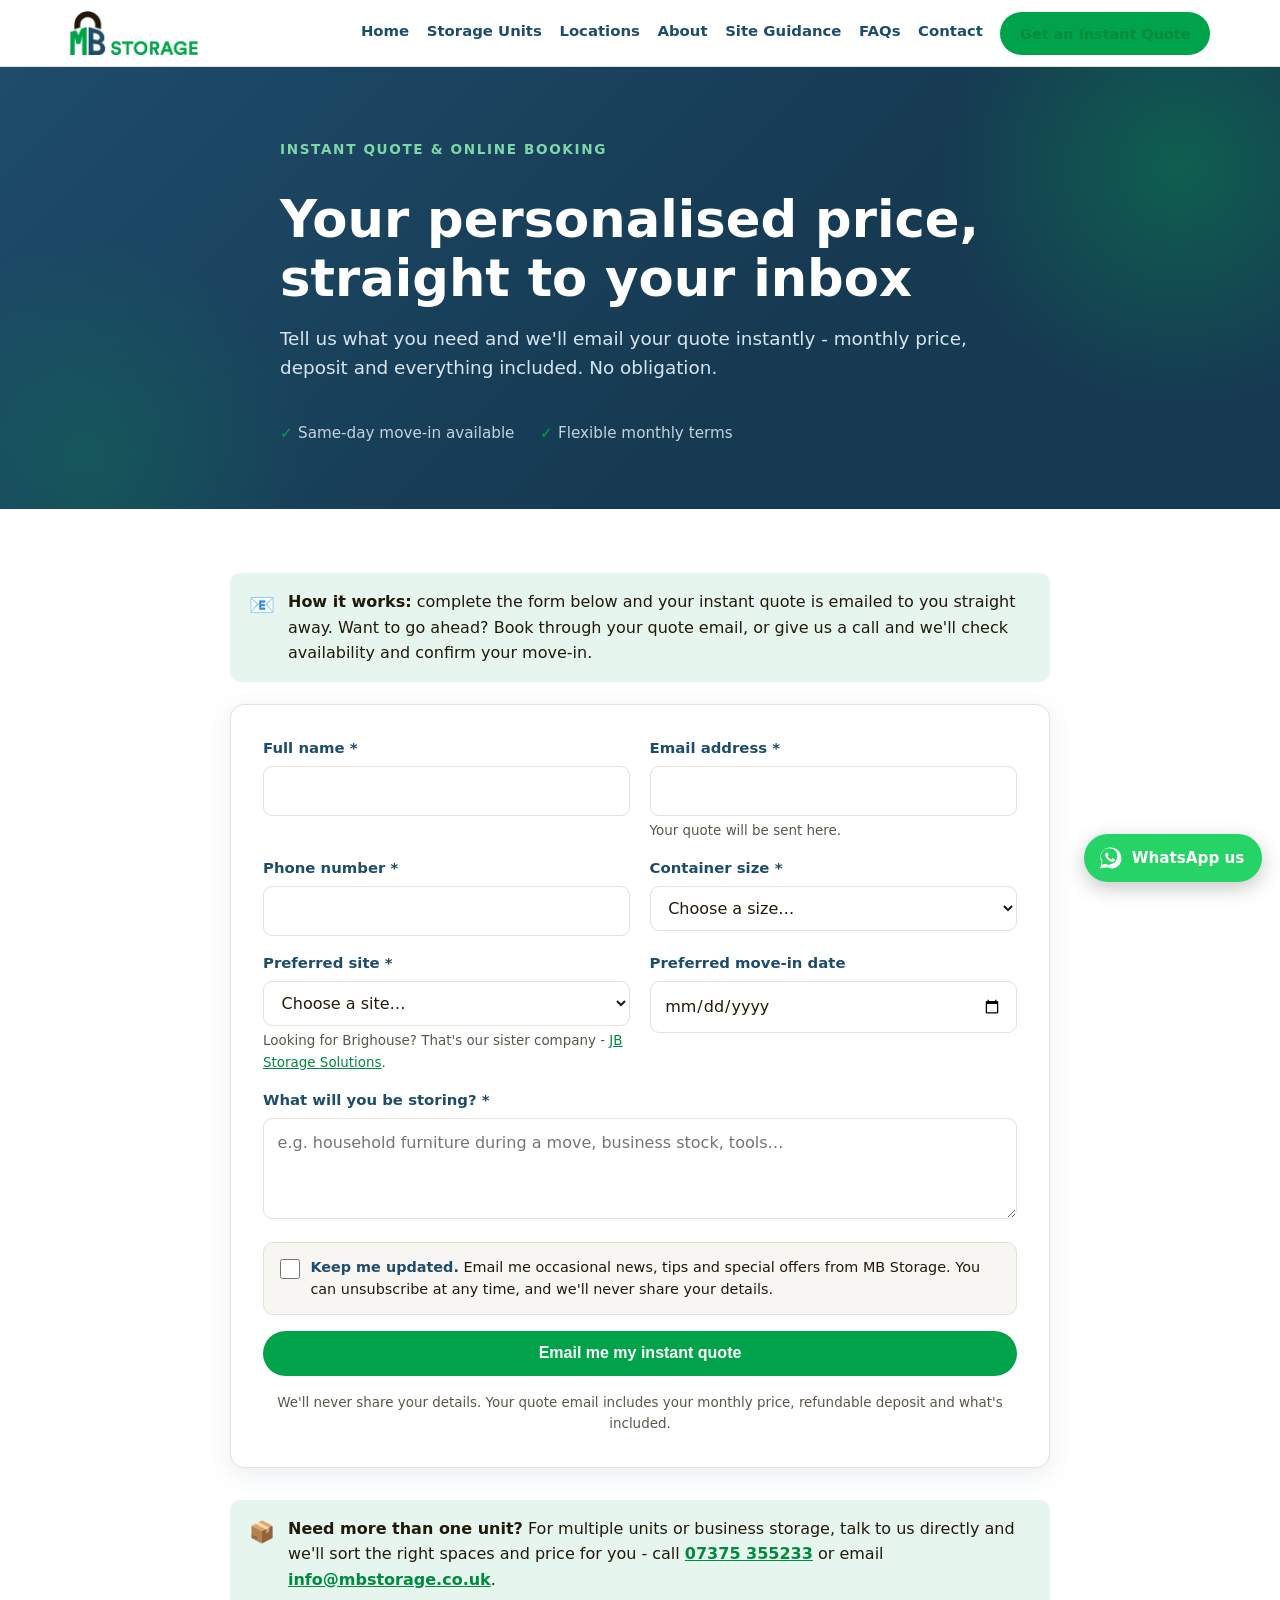
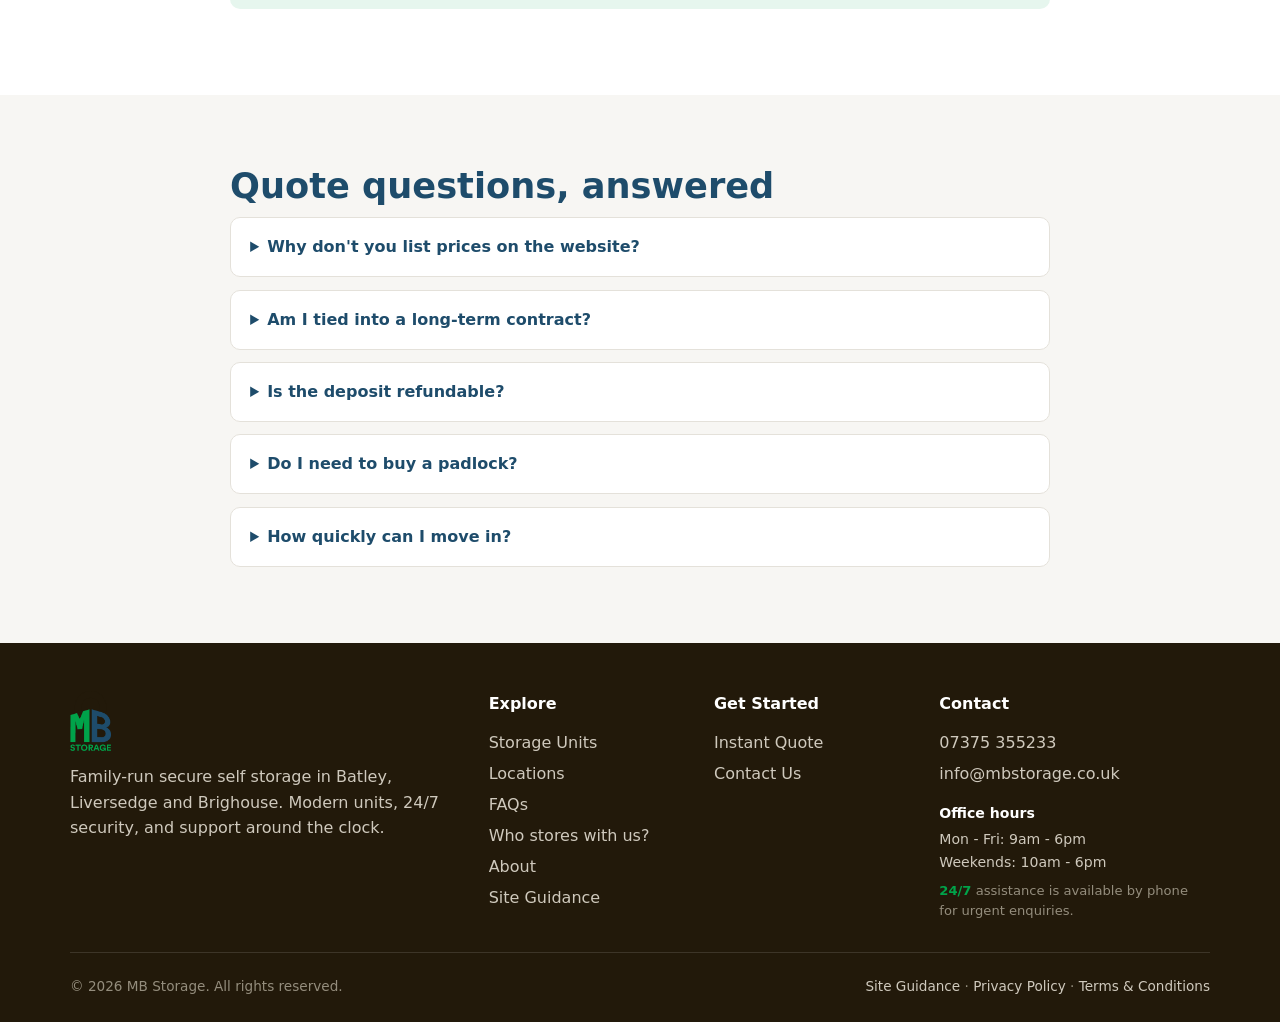
<file: quote.html>
<!DOCTYPE html>
<html lang="en-GB">
<head>
<meta charset="UTF-8">
<meta name="viewport" content="width=device-width, initial-scale=1">
<title>Get an Instant Storage Quote | Book Online | MB Storage West Yorkshire</title>
<meta name="description" content="Get an instant self storage quote emailed straight to your inbox. Choose your container size, pick your site in Batley, Liversedge or Brighouse and book online with MB Storage.">
<link rel="canonical" href="https://www.mbstorage.co.uk/quote.html">
<link rel="icon" type="image/png" href="assets/img/favicon.png">
<link rel="stylesheet" href="assets/css/style.css">
<script type="application/ld+json">
{
  "@context": "https://schema.org",
  "@type": "Organization",
  "name": "MB Storage",
  "url": "https://www.mbstorage.co.uk/",
  "logo": "https://www.mbstorage.co.uk/assets/img/logo-landscape@4x.png",
  "email": "info@mbstorage.co.uk",
  "telephone": "+447375355233",
  "sameAs": ["https://www.jbstoragesolutions.co.uk"]
}
</script>
</head>
<body>

<header class="site-header">
  <div class="container header-inner">
    <a class="brand" href="index.html" aria-label="MB Storage home">
      <img src="assets/img/logo-landscape.png" srcset="assets/img/logo-landscape@4x.png 4x" alt="MB Storage logo" width="130" height="45">
    </a>
    <button class="nav-toggle" aria-label="Open menu" aria-expanded="false"><span></span><span></span><span></span></button>
    <nav class="main-nav" aria-label="Main navigation">
      <a href="index.html">Home</a>
      <a href="units.html">Storage Units</a>
      <a href="locations.html">Locations</a>
      <a href="about.html">About</a>
      <a href="site-guidance.html">Site Guidance</a>
      <a href="faqs.html">FAQs</a>
      <a href="contact.html">Contact</a>
      <a class="btn btn-primary" href="quote.html" aria-current="page">Get an Instant Quote</a>
    </nav>
  </div>
</header>

<main>
  <section class="hero">
    <div class="container hero-inner">
      <p class="eyebrow">Instant Quote &amp; Online Booking</p>
      <h1>Your personalised price, straight to your inbox</h1>
      <p>Tell us what you need and we'll email your quote instantly - monthly price, deposit and everything included. No obligation.</p>
      <div class="hero-trust">
        <span>Same-day move-in available</span>
        <span>Flexible monthly terms</span>
      </div>
    </div>
  </section>

  <section>
    <div class="container" style="max-width:820px">
      <div class="quote-note">
        <span class="icon">📧</span>
        <p><strong>How it works:</strong> complete the form below and your instant quote is emailed to you straight away. Want to go ahead? Book through your quote email, or give us a call and we'll check availability and confirm your move-in.</p>
      </div>

      <form id="quote-form" class="form-card" action="/.netlify/functions/quote" method="POST">
        <!-- Spam honeypot - bots fill this, humans don't -->
        <input type="text" name="_honey" style="display:none" tabindex="-1" autocomplete="off" aria-hidden="true">

        <div class="form-grid">
          <div>
            <label for="q-name">Full name *</label>
            <input id="q-name" type="text" name="name" required autocomplete="name">
          </div>
          <div>
            <label for="q-email">Email address *</label>
            <input id="q-email" type="email" name="email" required autocomplete="email">
            <p class="hint">Your quote will be sent here.</p>
          </div>
          <div>
            <label for="q-phone">Phone number *</label>
            <input id="q-phone" type="tel" name="phone" required autocomplete="tel">
          </div>
          <div>
            <label for="q-size">Container size *</label>
            <select id="q-size" name="container_size" required>
              <option value="" disabled selected>Choose a size…</option>
              <option value="20ft">20ft × 8ft container - ≈160 sq ft (single-garage size)</option>
              <option value="8ft">8ft × 6ft 6in container - ≈52 sq ft (Batley site only)</option>
            </select>
          </div>
          <div>
            <label for="q-site">Preferred site *</label>
            <select id="q-site" name="preferred_site" required>
              <option value="" disabled selected>Choose a site…</option>
              <option>Batley</option>
              <option>Liversedge</option>
              <option>Either is fine</option>
            </select>
            <p class="hint">Looking for Brighouse? That's our sister company - <a href="https://www.jbstoragesolutions.co.uk" target="_blank" rel="noopener">JB Storage Solutions</a>.</p>
          </div>
          <div>
            <label for="q-date">Preferred move-in date</label>
            <input id="q-date" type="date" name="move_in_date">
          </div>
          <div class="full">
            <label for="q-storing">What will you be storing? *</label>
            <textarea id="q-storing" name="storing" rows="3" required placeholder="e.g. household furniture during a move, business stock, tools…"></textarea>
          </div>
          <div class="full">
            <div class="consent-check">
              <input id="q-marketing" type="checkbox" name="marketing_opt_in" value="yes">
              <label for="q-marketing"><span class="consent-lead">Keep me updated.</span> Email me occasional news, tips and special offers from MB Storage. You can unsubscribe at any time, and we'll never share your details.</label>
            </div>
          </div>
          <div class="full">
            <button type="submit" class="btn btn-primary" style="width:100%">Email me my instant quote</button>
            <div id="quote-status" class="status-msg" role="status"></div>
            <p class="hint center mt-1">We'll never share your details. Your quote email includes your monthly price, refundable deposit and what's included.</p>
          </div>
        </div>
      </form>

      <div class="quote-note mt-2">
        <span class="icon">📦</span>
        <p><strong>Need more than one unit?</strong> For multiple units or business storage, talk to us directly and we'll sort the right spaces and price for you - call <a href="tel:+447375355233"><strong>07375 355233</strong></a> or email <a href="mailto:info@mbstorage.co.uk"><strong>info@mbstorage.co.uk</strong></a>.</p>
      </div>
    </div>
  </section>

  <section class="section-soft">
    <div class="container" style="max-width:820px">
      <h2>Quote questions, answered</h2>
      <details>
        <summary>Why don't you list prices on the website?</summary>
        <p>Every quote is personal - your email includes the exact monthly price for your chosen container, your refundable deposit and everything included, so there are no surprises.</p>
      </details>
      <details>
        <summary>Am I tied into a long-term contract?</summary>
        <p>Only if you want to be. Storage is rolling and monthly with a one-month minimum, so you can stay for a single month or for years, and it's just 14 days' notice when you're ready to leave. Prefer to commit? Pay 6 or 12 months upfront and save up to 10%.</p>
      </details>
      <details>
        <summary>Is the deposit refundable?</summary>
        <p>Yes - your deposit is refunded in full when you leave, provided your unit is left as it was found.</p>
      </details>
      <details>
        <summary>Do I need to buy a padlock?</summary>
        <p>No. We provide a high-quality padlock with every unit.</p>
      </details>
      <details>
        <summary>How quickly can I move in?</summary>
        <p>Often the same day - and in some cases you can move in instantly. Once your first invoice is paid you'll get your padlock and mobile phone entry access, and you can head straight to your unit.</p>
      </details>
    </div>
  </section>
</main>

<footer class="site-footer">
  <div class="container">
    <div class="footer-grid">
      <div>
        <img class="footer-logo" src="assets/img/logo-portrait.png" alt="MB Storage">
        <p>Family-run secure self storage in Batley, Liversedge and <a href="https://www.jbstoragesolutions.co.uk" target="_blank" rel="noopener">Brighouse</a>. Modern units, 24/7 security, and support around the clock.</p>
      </div>
      <div>
        <h4>Explore</h4>
        <ul>
          <li><a href="units.html">Storage Units</a></li>
          <li><a href="locations.html">Locations</a></li>
          <li><a href="faqs.html">FAQs</a></li>
          <li><a href="who-we-help.html">Who stores with us?</a></li>
          <li><a href="about.html">About</a></li>
          <li><a href="site-guidance.html">Site Guidance</a></li>
        </ul>
      </div>
      <div>
        <h4>Get Started</h4>
        <ul>
          <li><a href="quote.html">Instant Quote</a></li>
          <li><a href="contact.html">Contact Us</a></li>
        </ul>
      </div>
      <div>
        <h4>Contact</h4>
        <ul>
          <li><a href="tel:+447375355233">07375 355233</a></li>
          <li><a href="mailto:info@mbstorage.co.uk">info@mbstorage.co.uk</a></li>
        </ul>
        <p class="footer-hours">
          <strong>Office hours</strong>
          Mon - Fri: 9am - 6pm<br>
          Weekends: 10am - 6pm
        </p>
        <p class="footer-hours-note"><strong>24/7</strong> assistance is available by phone for urgent enquiries.</p>
      </div>
    </div>
    <div class="footer-bottom">
      <p>© 2026 MB Storage. All rights reserved.</p>
      <p><a href="site-guidance.html">Site Guidance</a> · <a href="privacy-policy.html">Privacy Policy</a> · <a href="terms-and-conditions.html">Terms &amp; Conditions</a></p>
    </div>
  </div>
</footer>

<script src="assets/js/main.js"></script>
<script>
// Pre-select container size / site when arriving via ?size=20ft / ?site=Batley
(function () {
  var params = new URLSearchParams(window.location.search);
  var size = params.get('size');
  var sizeSel = document.getElementById('q-size');
  if (size && sizeSel && sizeSel.querySelector('option[value="' + size + '"]')) sizeSel.value = size;
  var site = params.get('site');
  var siteSel = document.getElementById('q-site');
  if (site && siteSel) {
    var match = Array.prototype.find.call(siteSel.options, function (o) { return o.value === site; });
    if (match) siteSel.value = site;
  }
})();
</script>
</body>
</html>
</file>
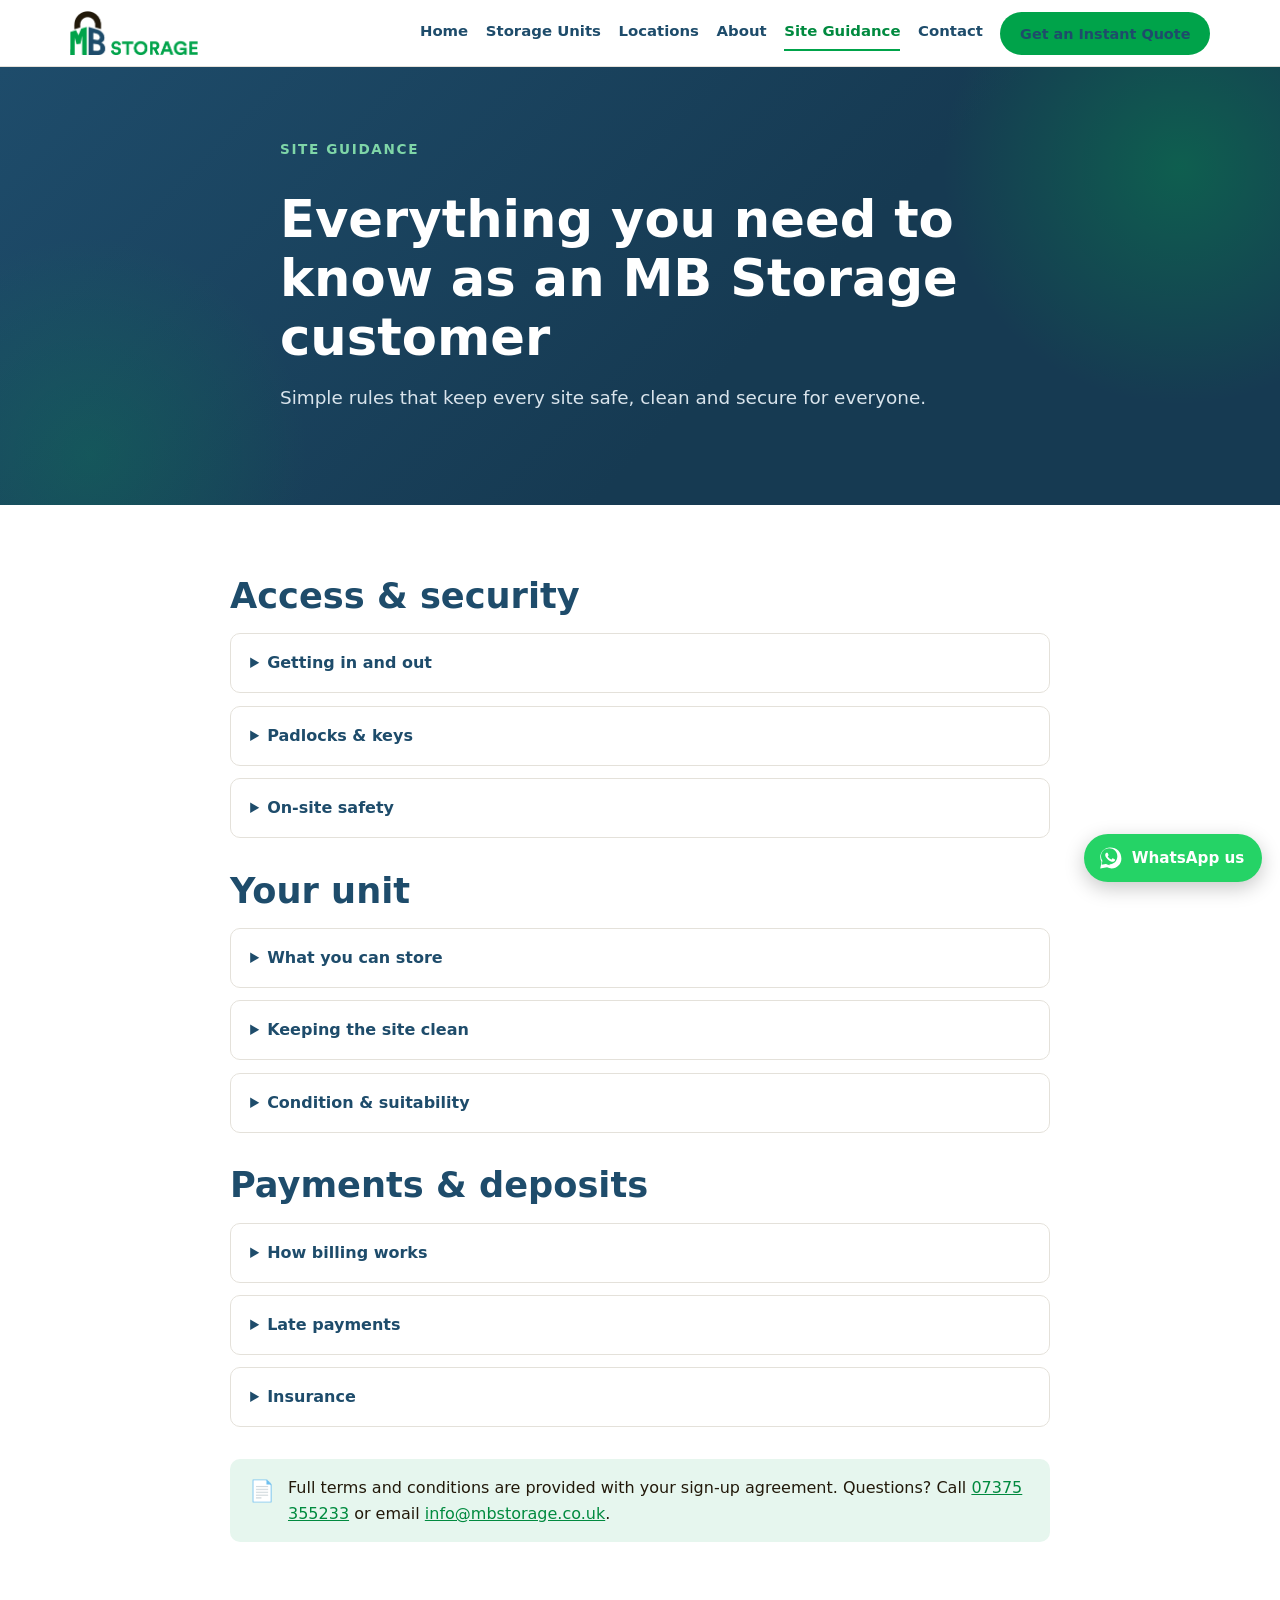
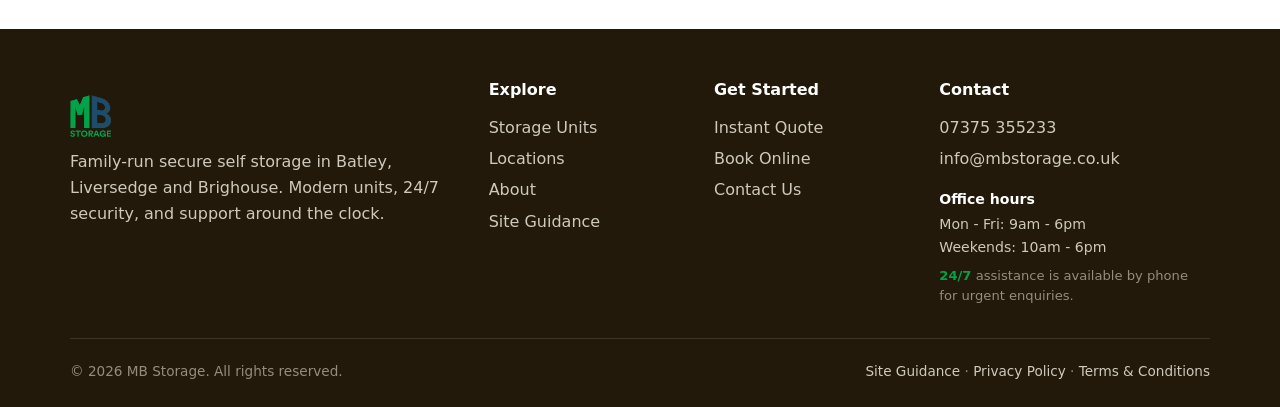
<file: site-guidance.html>
<!DOCTYPE html>
<html lang="en-GB">
<head>
<meta charset="UTF-8">
<meta name="viewport" content="width=device-width, initial-scale=1">
<title>Site Guidance &amp; Customer Information | MB Storage</title>
<meta name="description" content="Site guidance for MB Storage customers: access, safety, padlocks, payments, deposits and insurance across our Batley, Liversedge and Brighouse storage sites.">
<link rel="canonical" href="https://www.mbstorage.co.uk/site-guidance.html">
<link rel="icon" type="image/png" href="assets/img/favicon.png">
<link rel="stylesheet" href="assets/css/style.css">
</head>
<body>

<header class="site-header">
  <div class="container header-inner">
    <a class="brand" href="index.html" aria-label="MB Storage home">
      <img src="assets/img/logo-landscape.png" srcset="assets/img/logo-landscape@4x.png 4x" alt="MB Storage logo" width="130" height="45">
    </a>
    <button class="nav-toggle" aria-label="Open menu" aria-expanded="false"><span></span><span></span><span></span></button>
    <nav class="main-nav" aria-label="Main navigation">
      <a href="index.html">Home</a>
      <a href="units.html">Storage Units</a>
      <a href="locations.html">Locations</a>
      <a href="about.html">About</a>
      <a href="site-guidance.html" aria-current="page">Site Guidance</a>
      <a href="contact.html">Contact</a>
      <a class="btn btn-primary" href="quote.html">Get an Instant Quote</a>
    </nav>
  </div>
</header>

<main>
  <section class="hero">
    <div class="container hero-inner">
      <p class="eyebrow">Site Guidance</p>
      <h1>Everything you need to know as an MB Storage customer</h1>
      <p>Simple rules that keep every site safe, clean and secure for everyone.</p>
    </div>
  </section>

  <section>
    <div class="container" style="max-width:820px">
      <h2>Access &amp; security</h2>
      <details class="mt-1">
        <summary>Getting in and out</summary>
        <p>Access is granted to you (and any verified people agreed with us) via our mobile phone entry system - bring your phone and you can visit your unit at any time. Please don't let anyone onto site who can't gain access independently; it keeps your goods and everyone else's secure. The gates are automated - please make sure you and any objects are clear when they're operating.</p>
      </details>
      <details>
        <summary>Padlocks &amp; keys</summary>
        <p>Only padlocks supplied by MB Storage may be used on your unit - we provide a high-quality padlock with every unit. We hold a spare key for compliance checks. Lost keys are replaced for a small fee (£20 + VAT).</p>
      </details>
      <details>
        <summary>On-site safety</summary>
        <p>Please take care when opening and closing container doors, and keep to the 10mph site speed limit. Report any issues to management - everyone on site shares responsibility for safety.</p>
      </details>

      <h2 class="mt-2">Your unit</h2>
      <details class="mt-1">
        <summary>What you can store</summary>
        <p>Units are for storage use only. No hazardous, toxic, flammable, explosive or illegal materials or items may be stored, and no work may be carried out on items in or around your unit. Unattended vehicles aren't permitted on site without prior permission.</p>
      </details>
      <details>
        <summary>Keeping the site clean</summary>
        <p>We take site cleanliness seriously. Please keep the area outside your unit clear - any litter or abandoned goods may be removed and the cost invoiced back.</p>
      </details>
      <details>
        <summary>Condition &amp; suitability</summary>
        <p>You'll inspect your unit before you move in so you're happy with its condition. We recommend regular checks, and we'll carry out any repairs or offer an alternative unit where needed.</p>
      </details>

      <h2 class="mt-2">Payments &amp; deposits</h2>
      <details class="mt-1">
        <summary>How billing works</summary>
        <p>Hire is charged from the first of the month (a daily rate applies if you start mid-month). Invoices are issued by email monthly and are due on the 1st. Your first payment includes a refundable deposit - returned in full when you leave, provided the unit is left as it was found.</p>
      </details>
      <details>
        <summary>Late payments</summary>
        <p>We'll always send reminders first - communication with us is the best way to avoid any issues. Invoices unpaid after seven days may result in access being suspended and an administration fee. If you're ever struggling, talk to us early and we'll work with you.</p>
      </details>
      <details>
        <summary>Insurance</summary>
        <p>Insurance of your contents is your responsibility - we recommend arranging cover for the items you store. We're happy to point you in the right direction if you're unsure.</p>
      </details>

      <div class="quote-note mt-2">
        <span class="icon">📄</span>
        <p>Full terms and conditions are provided with your sign-up agreement. Questions? Call <a href="tel:+447375355233">07375 355233</a> or email <a href="mailto:info@mbstorage.co.uk">info@mbstorage.co.uk</a>.</p>
      </div>
    </div>
  </section>
</main>

<footer class="site-footer">
  <div class="container">
    <div class="footer-grid">
      <div>
        <img class="footer-logo" src="assets/img/logo-portrait.png" alt="MB Storage">
        <p>Family-run secure self storage in Batley, Liversedge and <a href="https://www.jbstoragesolutions.co.uk" target="_blank" rel="noopener">Brighouse</a>. Modern units, 24/7 security, and support around the clock.</p>
      </div>
      <div>
        <h4>Explore</h4>
        <ul>
          <li><a href="units.html">Storage Units</a></li>
          <li><a href="locations.html">Locations</a></li>
          <li><a href="about.html">About</a></li>
          <li><a href="site-guidance.html">Site Guidance</a></li>
        </ul>
      </div>
      <div>
        <h4>Get Started</h4>
        <ul>
          <li><a href="quote.html">Instant Quote</a></li>
          <li><a href="quote.html">Book Online</a></li>
          <li><a href="contact.html">Contact Us</a></li>
        </ul>
      </div>
      <div>
        <h4>Contact</h4>
        <ul>
          <li><a href="tel:+447375355233">07375 355233</a></li>
          <li><a href="mailto:info@mbstorage.co.uk">info@mbstorage.co.uk</a></li>
        </ul>
        <p class="footer-hours">
          <strong>Office hours</strong>
          Mon - Fri: 9am - 6pm<br>
          Weekends: 10am - 6pm
        </p>
        <p class="footer-hours-note"><strong>24/7</strong> assistance is available by phone for urgent enquiries.</p>
      </div>
    </div>
    <div class="footer-bottom">
      <p>© 2026 MB Storage. All rights reserved.</p>
      <p><a href="site-guidance.html">Site Guidance</a> · <a href="privacy-policy.html">Privacy Policy</a> · <a href="terms-and-conditions.html">Terms &amp; Conditions</a></p>
    </div>
  </div>
</footer>

<script src="assets/js/main.js"></script>
</body>
</html>
</file>
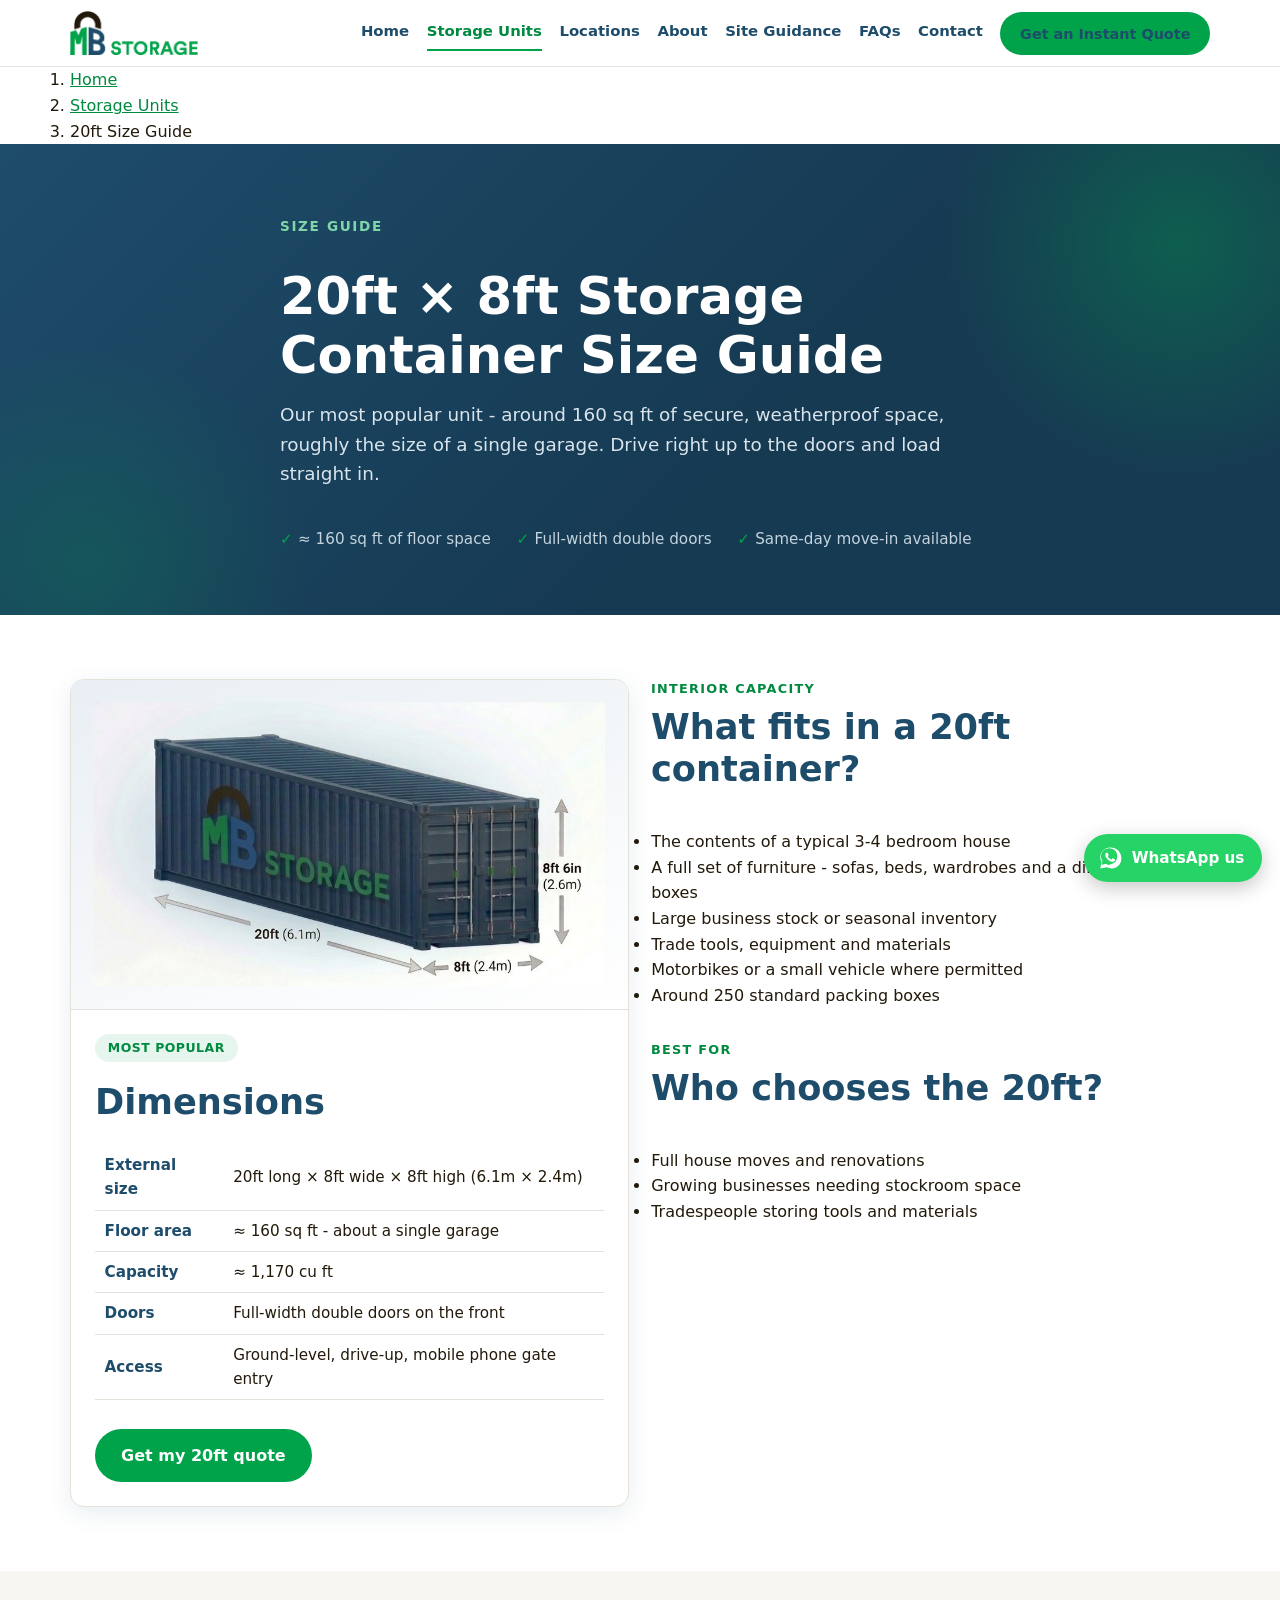
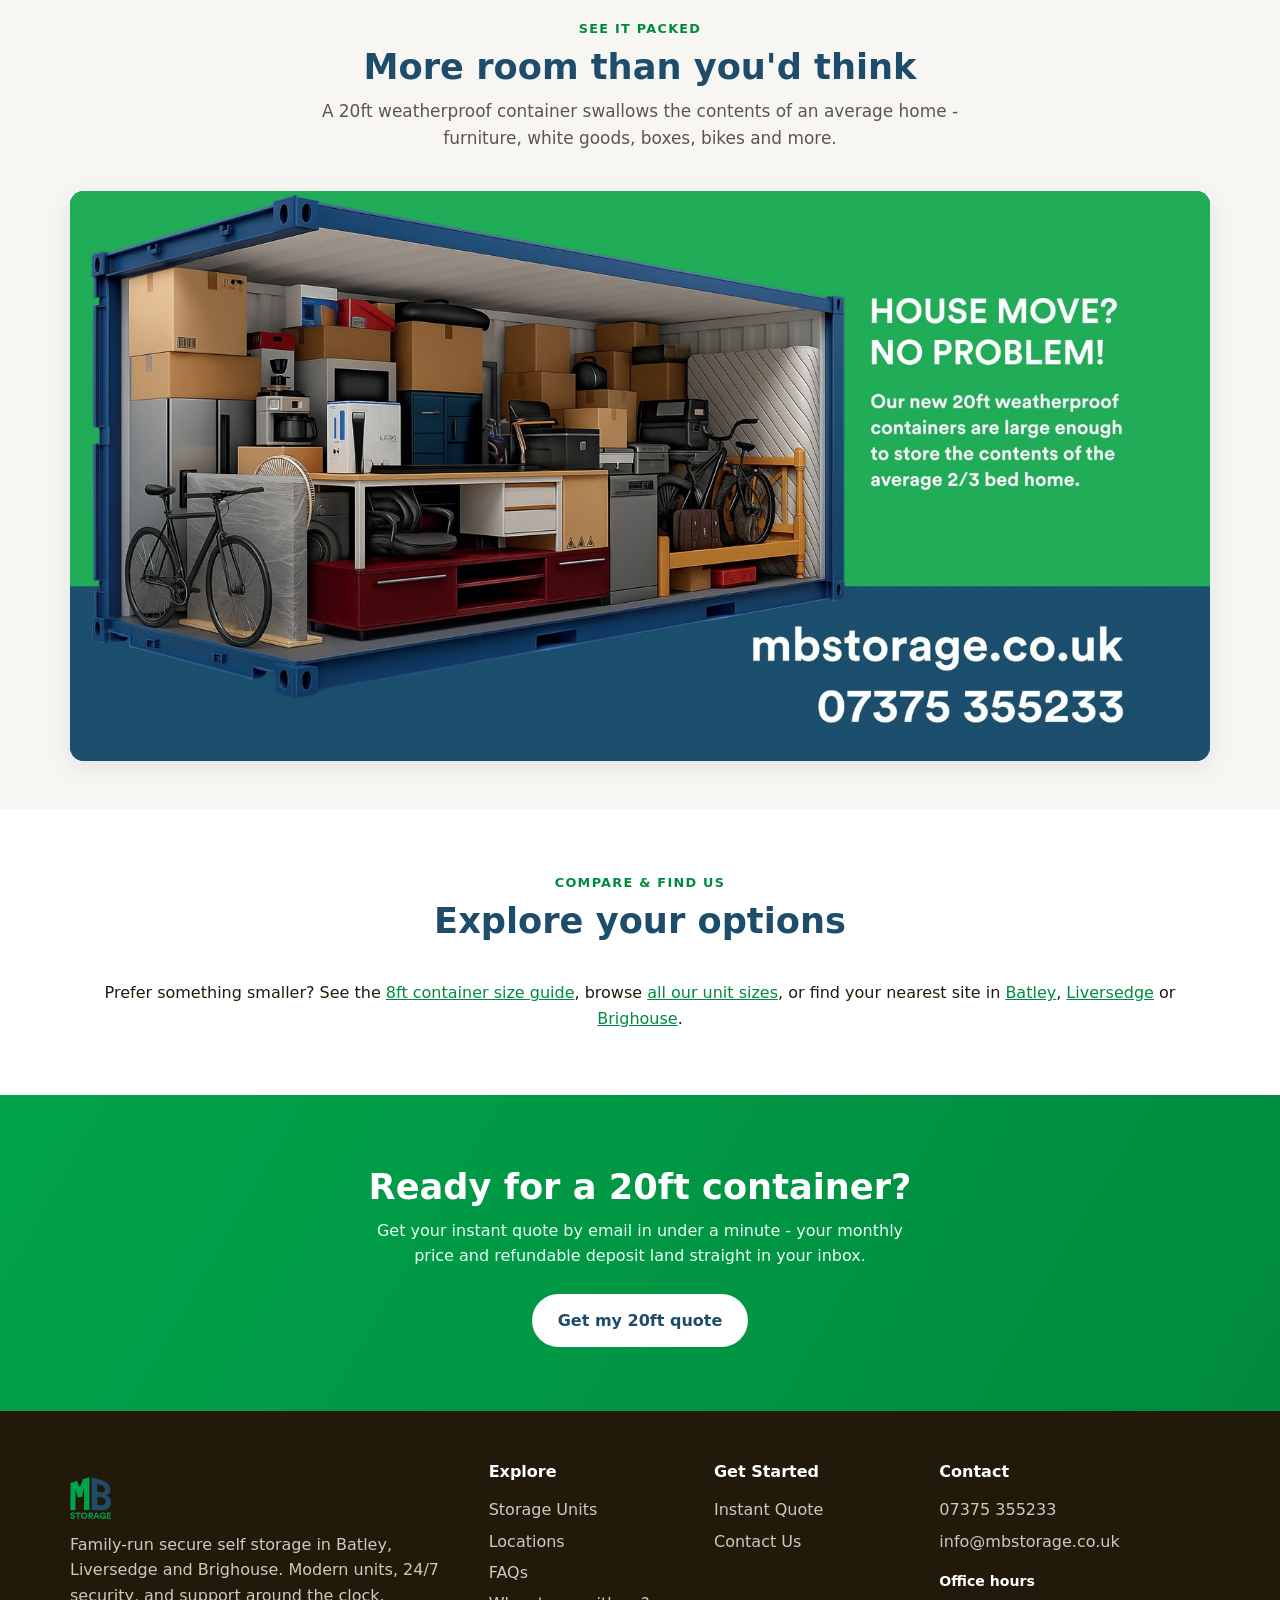
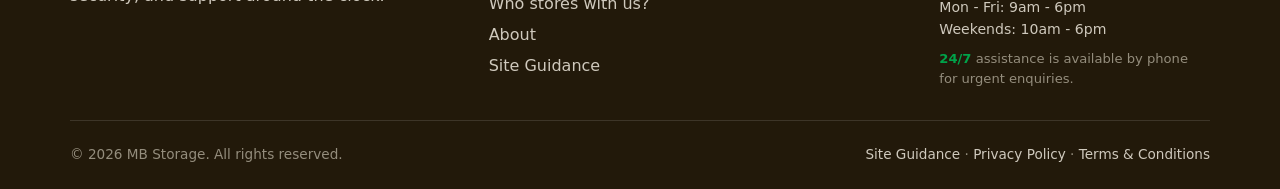
<file: size-guide-20ft.html>
<!DOCTYPE html>
<html lang="en-GB">
<head>
<meta charset="UTF-8">
<meta name="viewport" content="width=device-width, initial-scale=1">
<title>20ft Storage Container Size Guide | ~160 sq ft | MB Storage</title>
<meta name="description" content="See what fits in a 20ft x 8ft storage container (~160 sq ft) - roughly a single garage. Ideal for house moves, business stock and furniture. Get an instant quote.">
<link rel="canonical" href="https://www.mbstorage.co.uk/size-guide-20ft.html">
<link rel="icon" type="image/png" href="assets/img/favicon.png">
<link rel="stylesheet" href="assets/css/style.css">
<script type="application/ld+json">
{
  "@context": "https://schema.org",
  "@type": "Organization",
  "name": "MB Storage",
  "url": "https://www.mbstorage.co.uk/",
  "logo": "https://www.mbstorage.co.uk/assets/img/logo-landscape@4x.png",
  "email": "info@mbstorage.co.uk",
  "telephone": "+447375355233",
  "sameAs": ["https://www.jbstoragesolutions.co.uk"]
}
</script>
<script type="application/ld+json">
{
  "@context": "https://schema.org",
  "@type": "BreadcrumbList",
  "itemListElement": [
    {
      "@type": "ListItem",
      "position": 1,
      "name": "Home",
      "item": "https://www.mbstorage.co.uk/index.html"
    },
    {
      "@type": "ListItem",
      "position": 2,
      "name": "Storage Units",
      "item": "https://www.mbstorage.co.uk/units.html"
    },
    {
      "@type": "ListItem",
      "position": 3,
      "name": "20ft Container Size Guide"
    }
  ]
}
</script>
</head>
<body>
<header class="site-header">
  <div class="container header-inner">
    <a class="brand" href="index.html" aria-label="MB Storage home">
      <img src="assets/img/logo-landscape.png" srcset="assets/img/logo-landscape@4x.png 4x" alt="MB Storage logo" width="130" height="45">
    </a>
    <button class="nav-toggle" aria-label="Open menu" aria-expanded="false"><span></span><span></span><span></span></button>
    <nav class="main-nav" aria-label="Main navigation">
      <a href="index.html">Home</a>
      <a href="units.html" aria-current="page">Storage Units</a>
      <a href="locations.html">Locations</a>
      <a href="about.html">About</a>
      <a href="site-guidance.html">Site Guidance</a>
      <a href="faqs.html">FAQs</a>
      <a href="contact.html">Contact</a>
      <a class="btn btn-primary" href="quote.html">Get an Instant Quote</a>
    </nav>
  </div>
</header>
<nav class="breadcrumb" aria-label="Breadcrumb">
  <div class="container">
    <ol>
        <li><a href="index.html">Home</a></li>
        <li><a href="units.html">Storage Units</a></li>
        <li aria-current="page">20ft Size Guide</li>
    </ol>
  </div>
</nav>

<main>
  <section class="hero">
    <div class="container hero-inner">
      <p class="eyebrow">Size Guide</p>
      <h1>20ft × 8ft Storage Container Size Guide</h1>
      <p>Our most popular unit - around 160 sq ft of secure, weatherproof space, roughly the size of a single garage. Drive right up to the doors and load straight in.</p>
      <div class="hero-trust">
        <span>≈ 160 sq ft of floor space</span>
        <span>Full-width double doors</span>
        <span>Same-day move-in available</span>
      </div>
    </div>
  </section>

  <!-- TODO (James): to win high-intent searches you can add a real "From £XX/month" line here. Use a genuine figure or leave this out - do not invent a price. -->

  <section>
    <div class="container">
      <div class="grid-2">
        <article class="card unit-card">
          <div class="unit-media">
            <img src="assets/img/photos/container-20ft-render.jpg" alt="Size guide diagram of a 20ft by 8ft MB Storage container showing external dimensions" loading="lazy">
          </div>
          <div class="unit-body">
            <span class="badge">Most popular</span>
            <h2>Dimensions</h2>
            <table class="dim-table">
              <tr><th>External size</th><td>20ft long × 8ft wide × 8ft high (6.1m × 2.4m)</td></tr>
              <tr><th>Floor area</th><td>≈ 160 sq ft - about a single garage</td></tr>
              <tr><th>Capacity</th><td>≈ 1,170 cu ft</td></tr>
              <tr><th>Doors</th><td>Full-width double doors on the front</td></tr>
              <tr><th>Access</th><td>Ground-level, drive-up, mobile phone gate entry</td></tr>
            </table>
            <p class="mt-1"><a class="btn btn-primary" href="quote.html?size=20ft">Get my 20ft quote</a></p>
          </div>
        </article>

        <div>
          <div class="section-head">
            <p class="eyebrow">Interior capacity</p>
            <h2>What fits in a 20ft container?</h2>
          </div>
          <ul class="mt-1">
            <li>The contents of a typical 3-4 bedroom house</li>
            <li>A full set of furniture - sofas, beds, wardrobes and a dining set - plus boxes</li>
            <li>Large business stock or seasonal inventory</li>
            <li>Trade tools, equipment and materials</li>
            <li>Motorbikes or a small vehicle where permitted</li>
            <li>Around 250 standard packing boxes</li>
          </ul>
          <div class="section-head mt-2">
            <p class="eyebrow">Best for</p>
            <h2>Who chooses the 20ft?</h2>
          </div>
          <ul class="mt-1">
            <li>Full house moves and renovations</li>
            <li>Growing businesses needing stockroom space</li>
            <li>Tradespeople storing tools and materials</li>
          </ul>
        </div>
      </div>
    </div>
  </section>

  <section class="banner-section section-soft">
    <div class="container">
      <div class="section-head center">
        <p class="eyebrow">See it packed</p>
        <h2>More room than you'd think</h2>
        <p class="lead">A 20ft weatherproof container swallows the contents of an average home - furniture, white goods, boxes, bikes and more.</p>
      </div>
      <div class="feature-banner">
        <img src="assets/img/photos/container-contents.jpg" alt="A 20ft MB Storage container packed with the contents of a home - boxes, fridge, furniture, desk and a bicycle" width="1600" height="800" loading="lazy">
      </div>
    </div>
  </section>

  <section>
    <div class="container">
      <div class="section-head center">
        <p class="eyebrow">Compare &amp; find us</p>
        <h2>Explore your options</h2>
      </div>
      <p class="center">Prefer something smaller? See the <a href="size-guide-8ft.html">8ft container size guide</a>, browse <a href="units.html">all our unit sizes</a>, or find your nearest site in <a href="locations-batley.html">Batley</a>, <a href="locations-liversedge.html">Liversedge</a> or <a href="locations-brighouse.html">Brighouse</a>.</p>
    </div>
  </section>

  <section class="cta-band">
    <div class="container">
      <h2>Ready for a 20ft container?</h2>
      <p>Get your instant quote by email in under a minute - your monthly price and refundable deposit land straight in your inbox.</p>
      <a class="btn btn-light" href="quote.html?size=20ft">Get my 20ft quote</a>
    </div>
  </section>
</main>

<footer class="site-footer">
  <div class="container">
    <div class="footer-grid">
      <div>
        <img class="footer-logo" src="assets/img/logo-portrait.png" alt="MB Storage">
        <p>Family-run secure self storage in Batley, Liversedge and <a href="https://www.jbstoragesolutions.co.uk" target="_blank" rel="noopener">Brighouse</a>. Modern units, 24/7 security, and support around the clock.</p>
      </div>
      <div>
        <h4>Explore</h4>
        <ul>
          <li><a href="units.html">Storage Units</a></li>
          <li><a href="locations.html">Locations</a></li>
          <li><a href="faqs.html">FAQs</a></li>
          <li><a href="who-we-help.html">Who stores with us?</a></li>
          <li><a href="about.html">About</a></li>
          <li><a href="site-guidance.html">Site Guidance</a></li>
        </ul>
      </div>
      <div>
        <h4>Get Started</h4>
        <ul>
          <li><a href="quote.html">Instant Quote</a></li>
          <li><a href="contact.html">Contact Us</a></li>
        </ul>
      </div>
      <div>
        <h4>Contact</h4>
        <ul>
          <li><a href="tel:+447375355233">07375 355233</a></li>
          <li><a href="mailto:info@mbstorage.co.uk">info@mbstorage.co.uk</a></li>
        </ul>
        <p class="footer-hours">
          <strong>Office hours</strong>
          Mon - Fri: 9am - 6pm<br>
          Weekends: 10am - 6pm
        </p>
        <p class="footer-hours-note"><strong>24/7</strong> assistance is available by phone for urgent enquiries.</p>
      </div>
    </div>
    <div class="footer-bottom">
      <p>© 2026 MB Storage. All rights reserved.</p>
      <p><a href="site-guidance.html">Site Guidance</a> · <a href="privacy-policy.html">Privacy Policy</a> · <a href="terms-and-conditions.html">Terms &amp; Conditions</a></p>
    </div>
  </div>
</footer>

<script src="assets/js/main.js"></script>
</body>
</html>
</file>
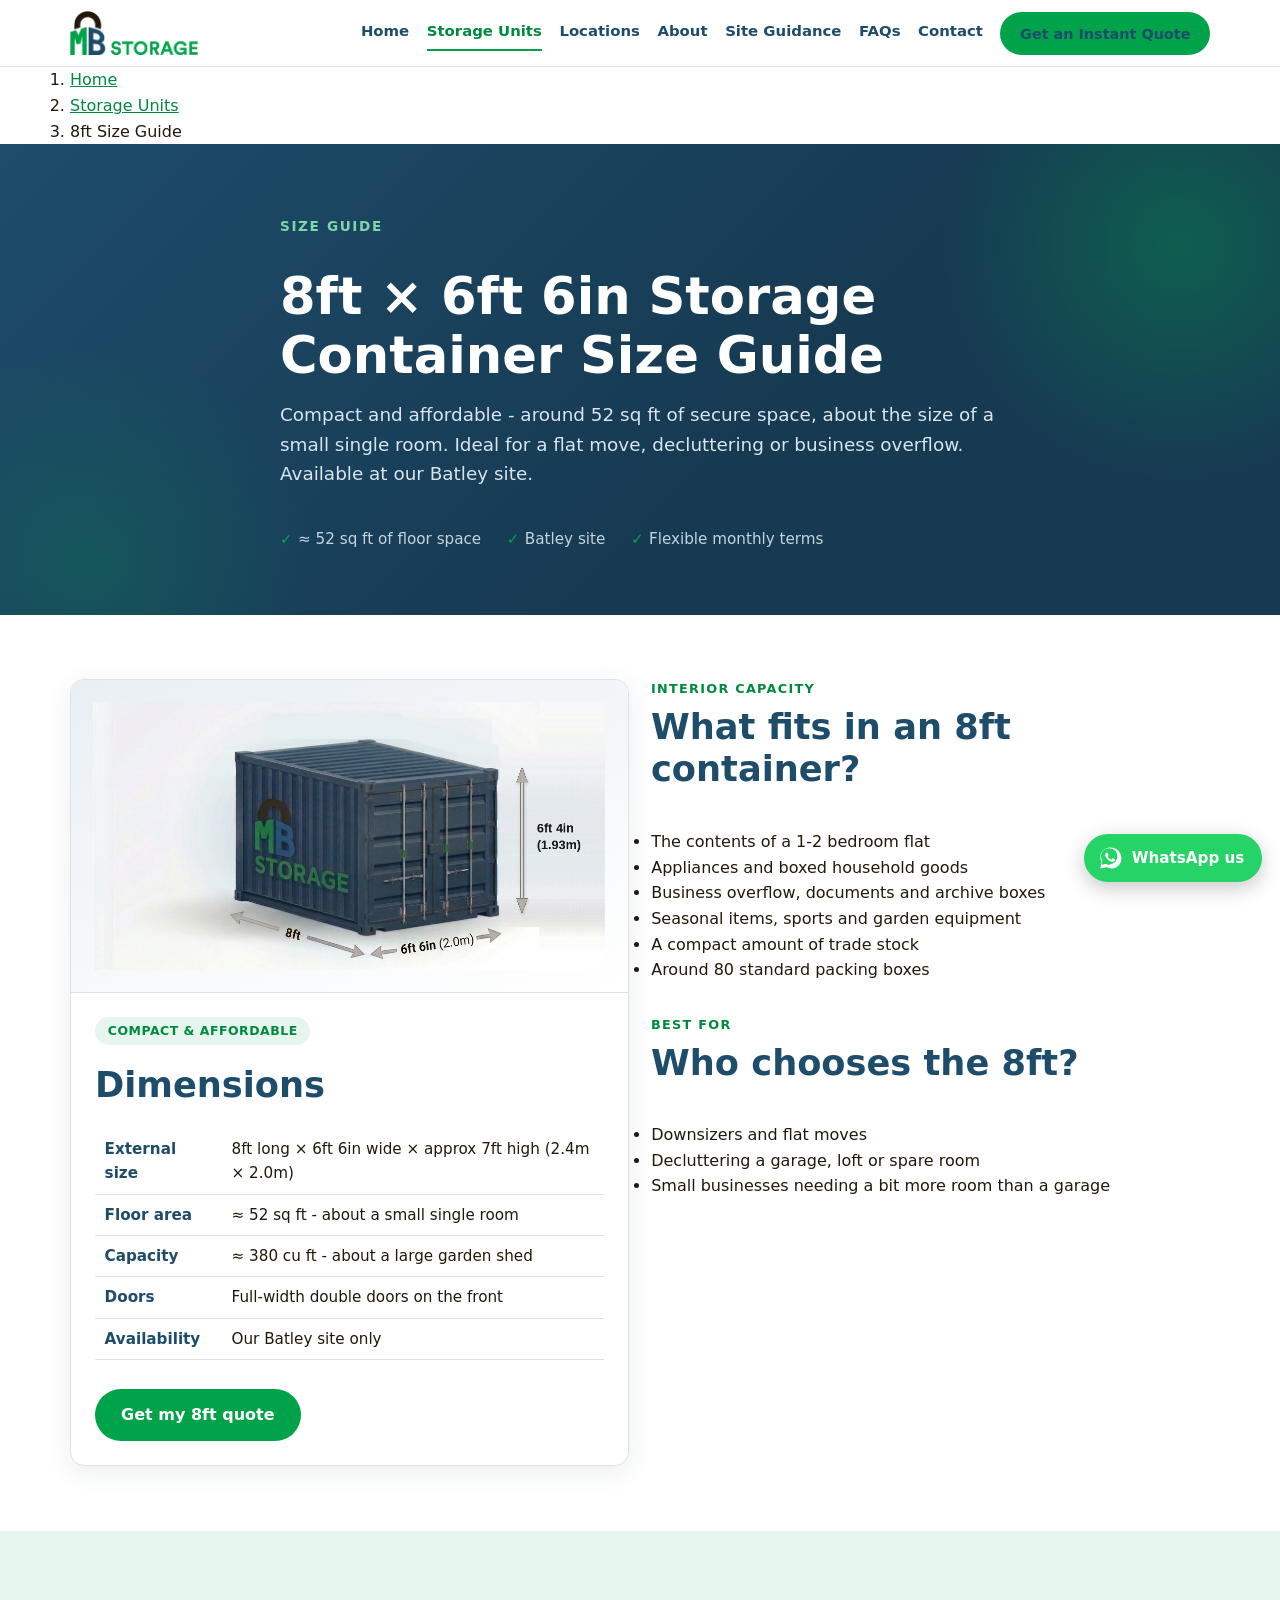
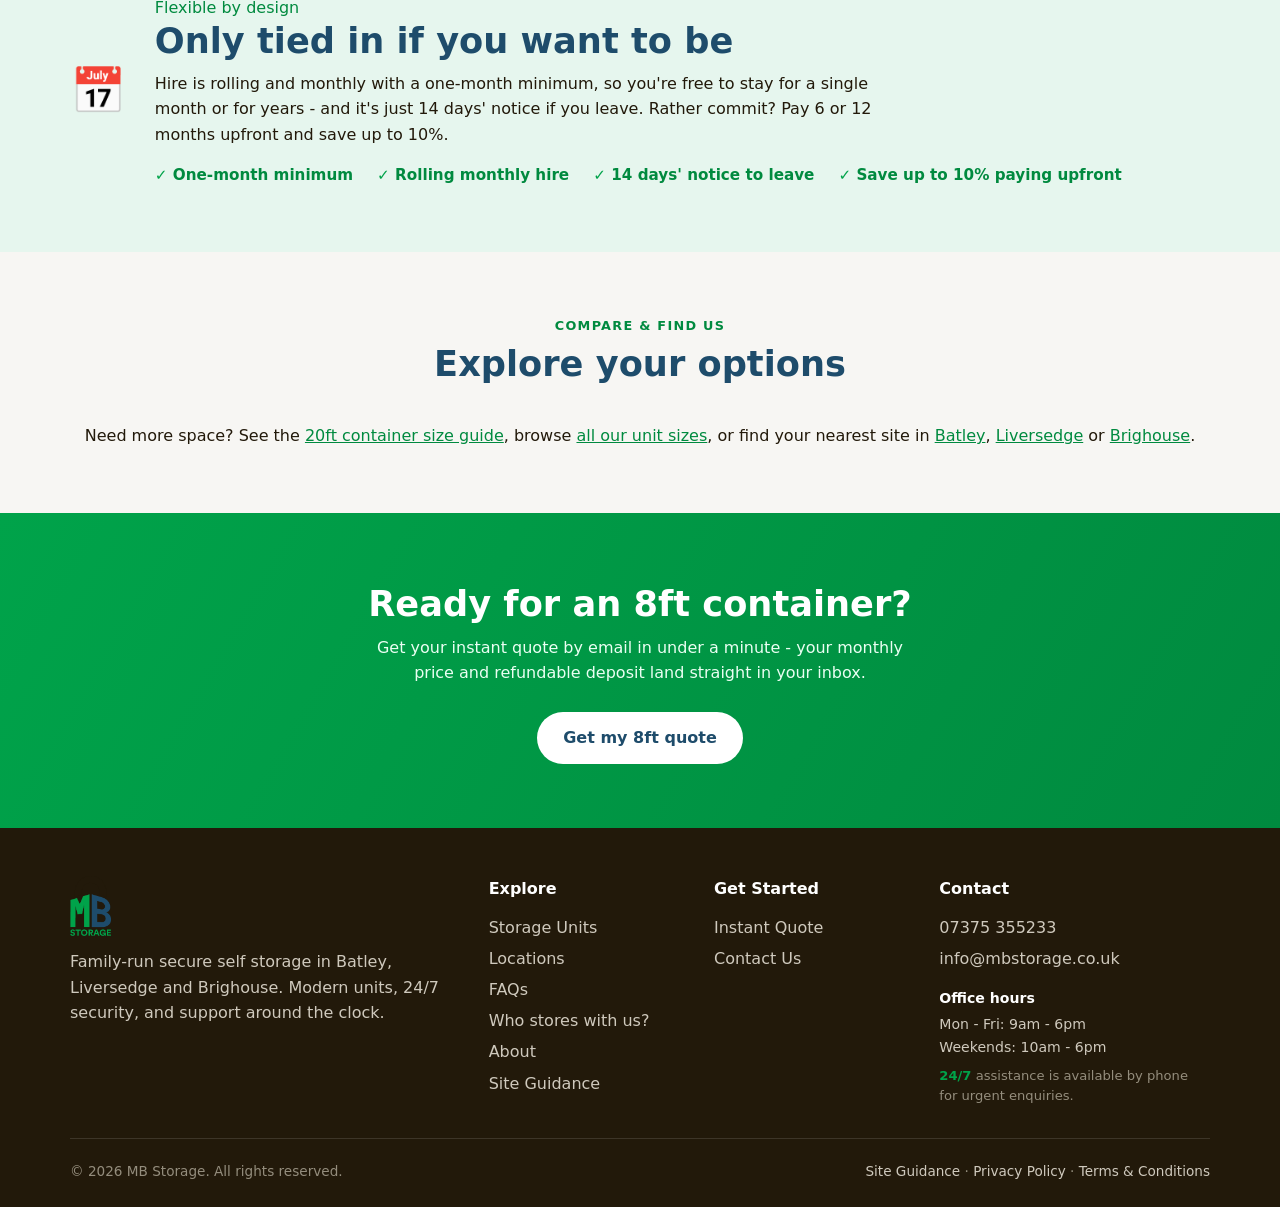
<file: size-guide-8ft.html>
<!DOCTYPE html>
<html lang="en-GB">
<head>
<meta charset="UTF-8">
<meta name="viewport" content="width=device-width, initial-scale=1">
<title>8ft Storage Container Size Guide | ~52 sq ft | MB Storage</title>
<meta name="description" content="See what fits in an 8ft x 6ft 6in storage container (~52 sq ft) - perfect for a 1-2 bedroom flat, business overflow or seasonal kit. Get an instant quote.">
<link rel="canonical" href="https://www.mbstorage.co.uk/size-guide-8ft.html">
<link rel="icon" type="image/png" href="assets/img/favicon.png">
<link rel="stylesheet" href="assets/css/style.css">
<script type="application/ld+json">
{
  "@context": "https://schema.org",
  "@type": "Organization",
  "name": "MB Storage",
  "url": "https://www.mbstorage.co.uk/",
  "logo": "https://www.mbstorage.co.uk/assets/img/logo-landscape@4x.png",
  "email": "info@mbstorage.co.uk",
  "telephone": "+447375355233",
  "sameAs": ["https://www.jbstoragesolutions.co.uk"]
}
</script>
<script type="application/ld+json">
{
  "@context": "https://schema.org",
  "@type": "BreadcrumbList",
  "itemListElement": [
    {
      "@type": "ListItem",
      "position": 1,
      "name": "Home",
      "item": "https://www.mbstorage.co.uk/index.html"
    },
    {
      "@type": "ListItem",
      "position": 2,
      "name": "Storage Units",
      "item": "https://www.mbstorage.co.uk/units.html"
    },
    {
      "@type": "ListItem",
      "position": 3,
      "name": "8ft Container Size Guide"
    }
  ]
}
</script>
</head>
<body>
<header class="site-header">
  <div class="container header-inner">
    <a class="brand" href="index.html" aria-label="MB Storage home">
      <img src="assets/img/logo-landscape.png" srcset="assets/img/logo-landscape@4x.png 4x" alt="MB Storage logo" width="130" height="45">
    </a>
    <button class="nav-toggle" aria-label="Open menu" aria-expanded="false"><span></span><span></span><span></span></button>
    <nav class="main-nav" aria-label="Main navigation">
      <a href="index.html">Home</a>
      <a href="units.html" aria-current="page">Storage Units</a>
      <a href="locations.html">Locations</a>
      <a href="about.html">About</a>
      <a href="site-guidance.html">Site Guidance</a>
      <a href="faqs.html">FAQs</a>
      <a href="contact.html">Contact</a>
      <a class="btn btn-primary" href="quote.html">Get an Instant Quote</a>
    </nav>
  </div>
</header>
<nav class="breadcrumb" aria-label="Breadcrumb">
  <div class="container">
    <ol>
        <li><a href="index.html">Home</a></li>
        <li><a href="units.html">Storage Units</a></li>
        <li aria-current="page">8ft Size Guide</li>
    </ol>
  </div>
</nav>

<main>
  <section class="hero">
    <div class="container hero-inner">
      <p class="eyebrow">Size Guide</p>
      <h1>8ft × 6ft 6in Storage Container Size Guide</h1>
      <p>Compact and affordable - around 52 sq ft of secure space, about the size of a small single room. Ideal for a flat move, decluttering or business overflow. Available at our Batley site.</p>
      <div class="hero-trust">
        <span>≈ 52 sq ft of floor space</span>
        <span>Batley site</span>
        <span>Flexible monthly terms</span>
      </div>
    </div>
  </section>

  <!-- TODO (James): to win high-intent searches you can add a real "From £XX/month" line here. Use a genuine figure or leave this out - do not invent a price. -->

  <section>
    <div class="container">
      <div class="grid-2">
        <article class="card unit-card">
          <div class="unit-media">
            <img src="assets/img/photos/container-8ft-render.jpg" alt="Size guide diagram of an 8ft by 6ft 6in MB Storage container showing external dimensions" loading="lazy">
          </div>
          <div class="unit-body">
            <span class="badge">Compact &amp; affordable</span>
            <h2>Dimensions</h2>
            <table class="dim-table">
              <tr><th>External size</th><td>8ft long × 6ft 6in wide × approx 7ft high (2.4m × 2.0m)</td></tr>
              <tr><th>Floor area</th><td>≈ 52 sq ft - about a small single room</td></tr>
              <tr><th>Capacity</th><td>≈ 380 cu ft - about a large garden shed</td></tr>
              <tr><th>Doors</th><td>Full-width double doors on the front</td></tr>
              <tr><th>Availability</th><td>Our Batley site only</td></tr>
            </table>
            <p class="mt-1"><a class="btn btn-primary" href="quote.html?size=8ft">Get my 8ft quote</a></p>
          </div>
        </article>

        <div>
          <div class="section-head">
            <p class="eyebrow">Interior capacity</p>
            <h2>What fits in an 8ft container?</h2>
          </div>
          <ul class="mt-1">
            <li>The contents of a 1-2 bedroom flat</li>
            <li>Appliances and boxed household goods</li>
            <li>Business overflow, documents and archive boxes</li>
            <li>Seasonal items, sports and garden equipment</li>
            <li>A compact amount of trade stock</li>
            <li>Around 80 standard packing boxes</li>
          </ul>
          <div class="section-head mt-2">
            <p class="eyebrow">Best for</p>
            <h2>Who chooses the 8ft?</h2>
          </div>
          <ul class="mt-1">
            <li>Downsizers and flat moves</li>
            <li>Decluttering a garage, loft or spare room</li>
            <li>Small businesses needing a bit more room than a garage</li>
          </ul>
        </div>
      </div>
    </div>
  </section>

  <section class="flex-band">
    <div class="container flex-band-inner">
      <div class="fb-icon">📅</div>
      <div>
        <p class="eyebrow">Flexible by design</p>
        <h2>Only tied in if you want to be</h2>
        <p>Hire is rolling and monthly with a one-month minimum, so you're free to stay for a single month or for years - and it's just 14 days' notice if you leave. Rather commit? Pay 6 or 12 months upfront and save up to 10%.</p>
        <ul class="fb-points">
          <li>One-month minimum</li>
          <li>Rolling monthly hire</li>
          <li>14 days' notice to leave</li>
          <li>Save up to 10% paying upfront</li>
        </ul>
      </div>
    </div>
  </section>

  <section class="section-soft">
    <div class="container">
      <div class="section-head center">
        <p class="eyebrow">Compare &amp; find us</p>
        <h2>Explore your options</h2>
      </div>
      <p class="center">Need more space? See the <a href="size-guide-20ft.html">20ft container size guide</a>, browse <a href="units.html">all our unit sizes</a>, or find your nearest site in <a href="locations-batley.html">Batley</a>, <a href="locations-liversedge.html">Liversedge</a> or <a href="locations-brighouse.html">Brighouse</a>.</p>
    </div>
  </section>

  <section class="cta-band">
    <div class="container">
      <h2>Ready for an 8ft container?</h2>
      <p>Get your instant quote by email in under a minute - your monthly price and refundable deposit land straight in your inbox.</p>
      <a class="btn btn-light" href="quote.html?size=8ft">Get my 8ft quote</a>
    </div>
  </section>
</main>

<footer class="site-footer">
  <div class="container">
    <div class="footer-grid">
      <div>
        <img class="footer-logo" src="assets/img/logo-portrait.png" alt="MB Storage">
        <p>Family-run secure self storage in Batley, Liversedge and <a href="https://www.jbstoragesolutions.co.uk" target="_blank" rel="noopener">Brighouse</a>. Modern units, 24/7 security, and support around the clock.</p>
      </div>
      <div>
        <h4>Explore</h4>
        <ul>
          <li><a href="units.html">Storage Units</a></li>
          <li><a href="locations.html">Locations</a></li>
          <li><a href="faqs.html">FAQs</a></li>
          <li><a href="who-we-help.html">Who stores with us?</a></li>
          <li><a href="about.html">About</a></li>
          <li><a href="site-guidance.html">Site Guidance</a></li>
        </ul>
      </div>
      <div>
        <h4>Get Started</h4>
        <ul>
          <li><a href="quote.html">Instant Quote</a></li>
          <li><a href="contact.html">Contact Us</a></li>
        </ul>
      </div>
      <div>
        <h4>Contact</h4>
        <ul>
          <li><a href="tel:+447375355233">07375 355233</a></li>
          <li><a href="mailto:info@mbstorage.co.uk">info@mbstorage.co.uk</a></li>
        </ul>
        <p class="footer-hours">
          <strong>Office hours</strong>
          Mon - Fri: 9am - 6pm<br>
          Weekends: 10am - 6pm
        </p>
        <p class="footer-hours-note"><strong>24/7</strong> assistance is available by phone for urgent enquiries.</p>
      </div>
    </div>
    <div class="footer-bottom">
      <p>© 2026 MB Storage. All rights reserved.</p>
      <p><a href="site-guidance.html">Site Guidance</a> · <a href="privacy-policy.html">Privacy Policy</a> · <a href="terms-and-conditions.html">Terms &amp; Conditions</a></p>
    </div>
  </div>
</footer>

<script src="assets/js/main.js"></script>
</body>
</html>
</file>
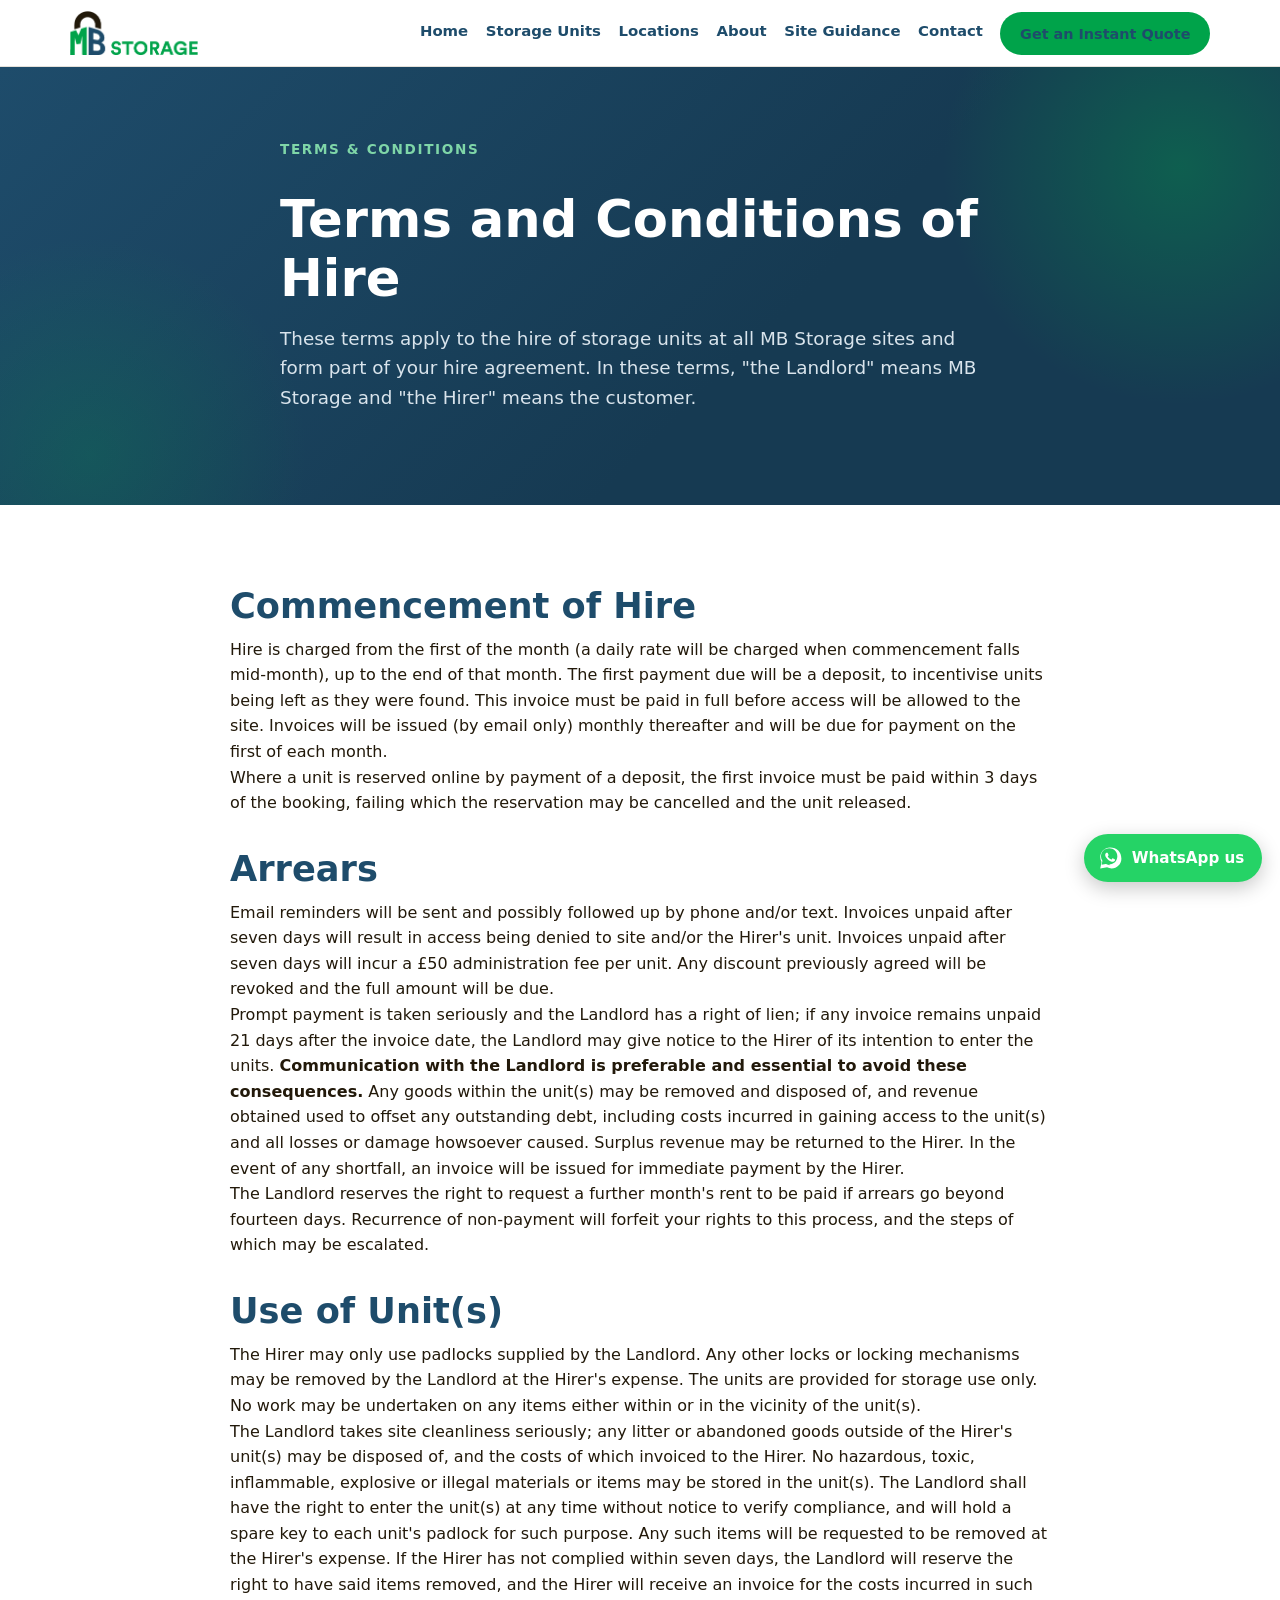
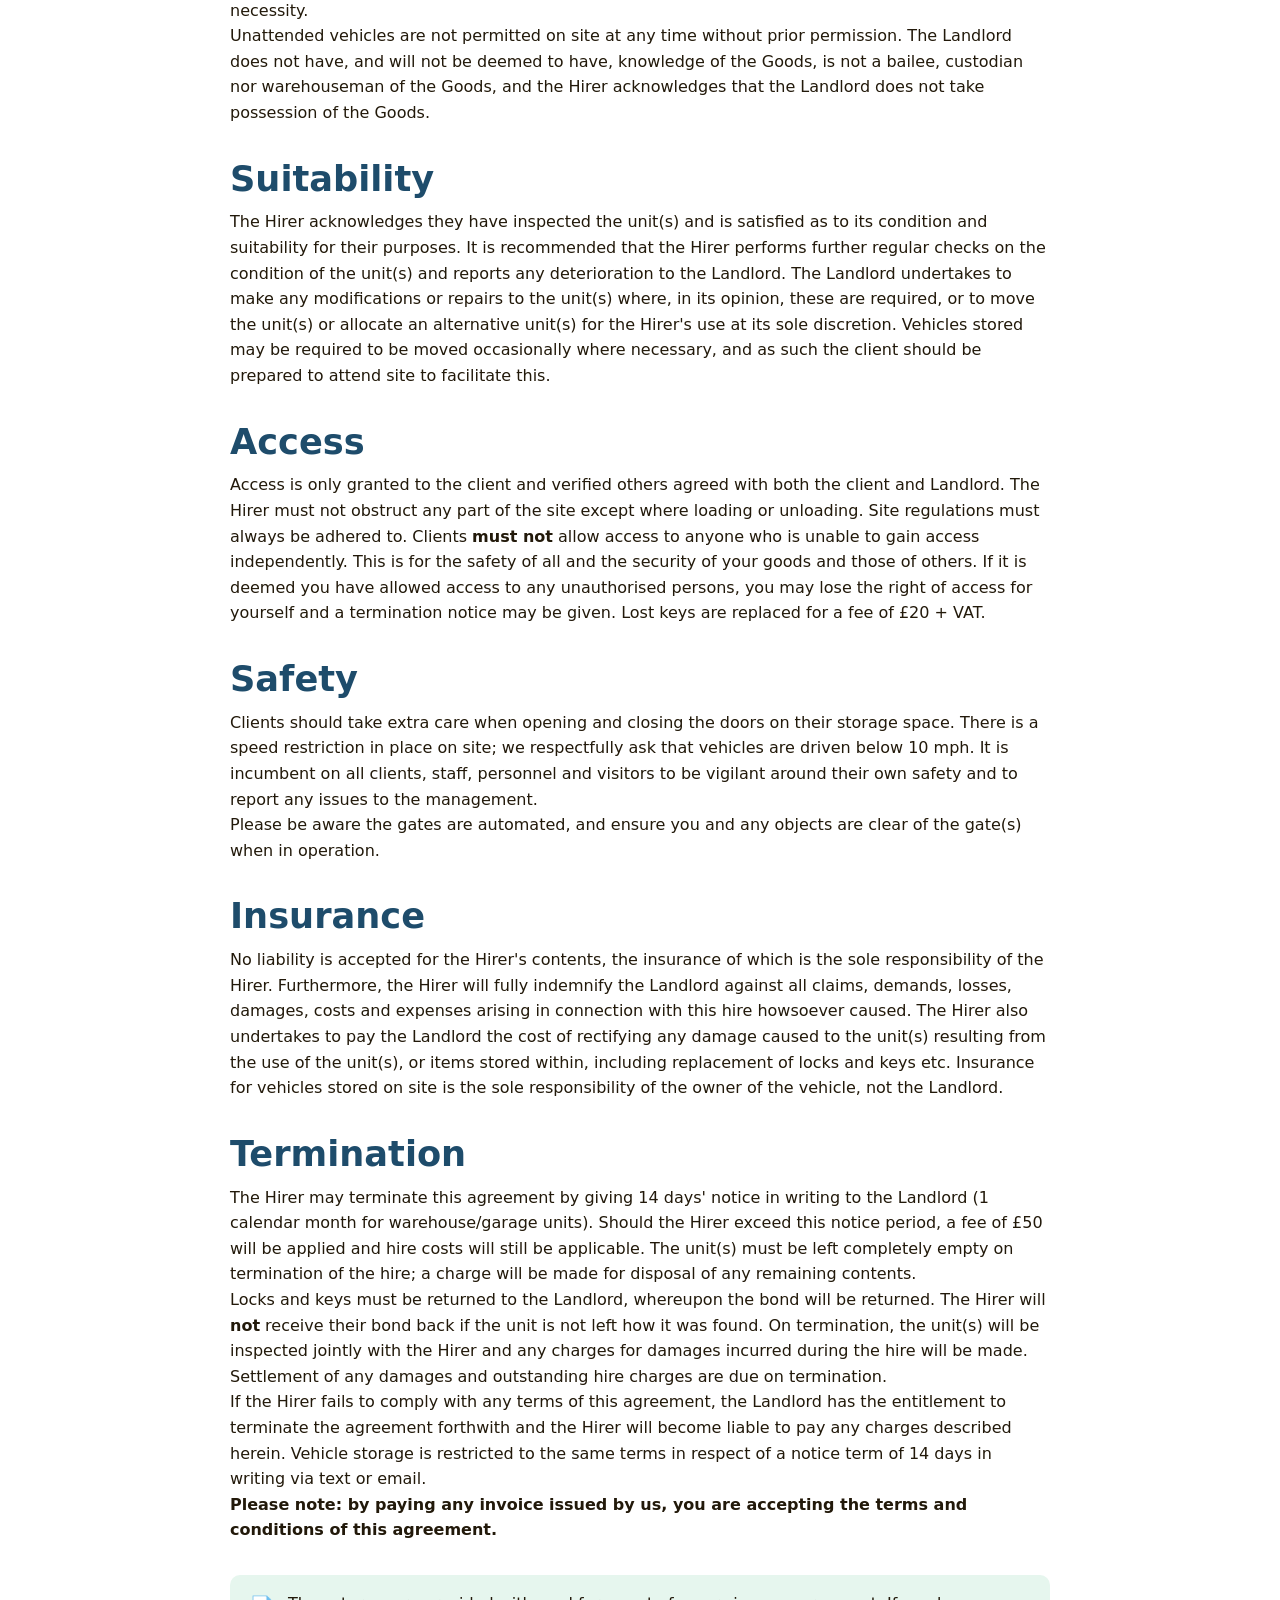
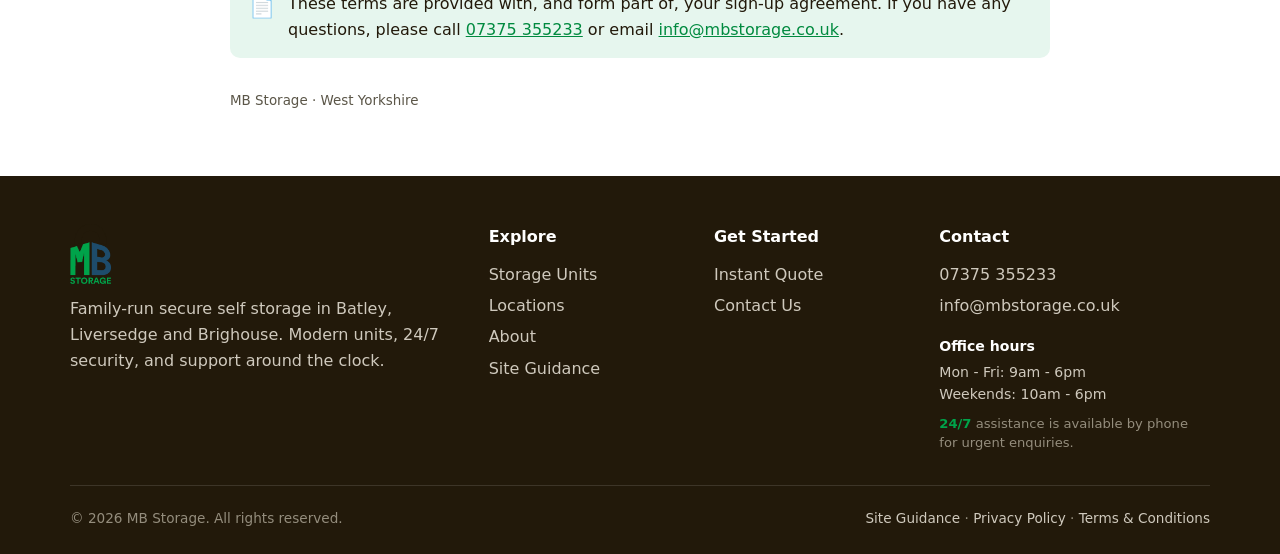
<file: terms-and-conditions.html>
<!DOCTYPE html>
<html lang="en-GB">
<head>
<meta charset="UTF-8">
<meta name="viewport" content="width=device-width, initial-scale=1">
<title>Terms &amp; Conditions | MB Storage</title>
<meta name="description" content="MB Storage terms and conditions of hire - commencement of hire, payments and arrears, use of units, access, safety and insurance for our Batley, Liversedge and Brighouse sites.">
<link rel="canonical" href="https://www.mbstorage.co.uk/terms-and-conditions/">
<link rel="icon" type="image/png" href="assets/img/favicon.png">
<link rel="stylesheet" href="assets/css/style.css">
</head>
<body>

<header class="site-header">
  <div class="container header-inner">
    <a class="brand" href="index.html" aria-label="MB Storage home">
      <img src="assets/img/logo-landscape.png" srcset="assets/img/logo-landscape@4x.png 4x" alt="MB Storage logo" width="130" height="45">
    </a>
    <button class="nav-toggle" aria-label="Open menu" aria-expanded="false"><span></span><span></span><span></span></button>
    <nav class="main-nav" aria-label="Main navigation">
      <a href="index.html">Home</a>
      <a href="units.html">Storage Units</a>
      <a href="locations.html">Locations</a>
      <a href="about.html">About</a>
      <a href="site-guidance.html">Site Guidance</a>
      <a href="contact.html">Contact</a>
      <a class="btn btn-primary" href="quote.html">Get an Instant Quote</a>
    </nav>
  </div>
</header>

<main>
  <section class="hero">
    <div class="container hero-inner">
      <p class="eyebrow">Terms &amp; Conditions</p>
      <h1>Terms and Conditions of Hire</h1>
      <p>These terms apply to the hire of storage units at all MB Storage sites and form part of your hire agreement. In these terms, "the Landlord" means MB Storage and "the Hirer" means the customer.</p>
    </div>
  </section>

  <section>
    <div class="container" style="max-width:820px">

      <article class="mt-1">
        <h2>Commencement of Hire</h2>
        <p>Hire is charged from the first of the month (a daily rate will be charged when commencement falls mid-month), up to the end of that month. The first payment due will be a deposit, to incentivise units being left as they were found. This invoice must be paid in full before access will be allowed to the site. Invoices will be issued (by email only) monthly thereafter and will be due for payment on the first of each month.</p>
        <p>Where a unit is reserved online by payment of a deposit, the first invoice must be paid within 3 days of the booking, failing which the reservation may be cancelled and the unit released.</p>
      </article>

      <article class="mt-2">
        <h2>Arrears</h2>
        <p>Email reminders will be sent and possibly followed up by phone and/or text. Invoices unpaid after seven days will result in access being denied to site and/or the Hirer's unit. Invoices unpaid after seven days will incur a £50 administration fee per unit. Any discount previously agreed will be revoked and the full amount will be due.</p>
        <p>Prompt payment is taken seriously and the Landlord has a right of lien; if any invoice remains unpaid 21 days after the invoice date, the Landlord may give notice to the Hirer of its intention to enter the units. <strong>Communication with the Landlord is preferable and essential to avoid these consequences.</strong> Any goods within the unit(s) may be removed and disposed of, and revenue obtained used to offset any outstanding debt, including costs incurred in gaining access to the unit(s) and all losses or damage howsoever caused. Surplus revenue may be returned to the Hirer. In the event of any shortfall, an invoice will be issued for immediate payment by the Hirer.</p>
        <p>The Landlord reserves the right to request a further month's rent to be paid if arrears go beyond fourteen days. Recurrence of non-payment will forfeit your rights to this process, and the steps of which may be escalated.</p>
      </article>

      <article class="mt-2">
        <h2>Use of Unit(s)</h2>
        <p>The Hirer may only use padlocks supplied by the Landlord. Any other locks or locking mechanisms may be removed by the Landlord at the Hirer's expense. The units are provided for storage use only. No work may be undertaken on any items either within or in the vicinity of the unit(s).</p>
        <p>The Landlord takes site cleanliness seriously; any litter or abandoned goods outside of the Hirer's unit(s) may be disposed of, and the costs of which invoiced to the Hirer. No hazardous, toxic, inflammable, explosive or illegal materials or items may be stored in the unit(s). The Landlord shall have the right to enter the unit(s) at any time without notice to verify compliance, and will hold a spare key to each unit's padlock for such purpose. Any such items will be requested to be removed at the Hirer's expense. If the Hirer has not complied within seven days, the Landlord will reserve the right to have said items removed, and the Hirer will receive an invoice for the costs incurred in such necessity.</p>
        <p>Unattended vehicles are not permitted on site at any time without prior permission. The Landlord does not have, and will not be deemed to have, knowledge of the Goods, is not a bailee, custodian nor warehouseman of the Goods, and the Hirer acknowledges that the Landlord does not take possession of the Goods.</p>
      </article>

      <article class="mt-2">
        <h2>Suitability</h2>
        <p>The Hirer acknowledges they have inspected the unit(s) and is satisfied as to its condition and suitability for their purposes. It is recommended that the Hirer performs further regular checks on the condition of the unit(s) and reports any deterioration to the Landlord. The Landlord undertakes to make any modifications or repairs to the unit(s) where, in its opinion, these are required, or to move the unit(s) or allocate an alternative unit(s) for the Hirer's use at its sole discretion. Vehicles stored may be required to be moved occasionally where necessary, and as such the client should be prepared to attend site to facilitate this.</p>
      </article>

      <article class="mt-2">
        <h2>Access</h2>
        <p>Access is only granted to the client and verified others agreed with both the client and Landlord. The Hirer must not obstruct any part of the site except where loading or unloading. Site regulations must always be adhered to. Clients <strong>must not</strong> allow access to anyone who is unable to gain access independently. This is for the safety of all and the security of your goods and those of others. If it is deemed you have allowed access to any unauthorised persons, you may lose the right of access for yourself and a termination notice may be given. Lost keys are replaced for a fee of £20 + VAT.</p>
      </article>

      <article class="mt-2">
        <h2>Safety</h2>
        <p>Clients should take extra care when opening and closing the doors on their storage space. There is a speed restriction in place on site; we respectfully ask that vehicles are driven below 10 mph. It is incumbent on all clients, staff, personnel and visitors to be vigilant around their own safety and to report any issues to the management.</p>
        <p>Please be aware the gates are automated, and ensure you and any objects are clear of the gate(s) when in operation.</p>
      </article>

      <article class="mt-2">
        <h2>Insurance</h2>
        <p>No liability is accepted for the Hirer's contents, the insurance of which is the sole responsibility of the Hirer. Furthermore, the Hirer will fully indemnify the Landlord against all claims, demands, losses, damages, costs and expenses arising in connection with this hire howsoever caused. The Hirer also undertakes to pay the Landlord the cost of rectifying any damage caused to the unit(s) resulting from the use of the unit(s), or items stored within, including replacement of locks and keys etc. Insurance for vehicles stored on site is the sole responsibility of the owner of the vehicle, not the Landlord.</p>
      </article>

      <article class="mt-2">
        <h2>Termination</h2>
        <p>The Hirer may terminate this agreement by giving 14 days' notice in writing to the Landlord (1 calendar month for warehouse/garage units). Should the Hirer exceed this notice period, a fee of £50 will be applied and hire costs will still be applicable. The unit(s) must be left completely empty on termination of the hire; a charge will be made for disposal of any remaining contents.</p>
        <p>Locks and keys must be returned to the Landlord, whereupon the bond will be returned. The Hirer will <strong>not</strong> receive their bond back if the unit is not left how it was found. On termination, the unit(s) will be inspected jointly with the Hirer and any charges for damages incurred during the hire will be made. Settlement of any damages and outstanding hire charges are due on termination.</p>
        <p>If the Hirer fails to comply with any terms of this agreement, the Landlord has the entitlement to terminate the agreement forthwith and the Hirer will become liable to pay any charges described herein. Vehicle storage is restricted to the same terms in respect of a notice term of 14 days in writing via text or email.</p>
        <p><strong>Please note: by paying any invoice issued by us, you are accepting the terms and conditions of this agreement.</strong></p>
      </article>

      <div class="quote-note mt-2">
        <span class="icon">📄</span>
        <p>These terms are provided with, and form part of, your sign-up agreement. If you have any questions, please call <a href="tel:+447375355233">07375 355233</a> or email <a href="mailto:info@mbstorage.co.uk">info@mbstorage.co.uk</a>.</p>
      </div>

      <p class="hint mt-2">MB Storage · West Yorkshire</p>
    </div>
  </section>
</main>

<footer class="site-footer">
  <div class="container">
    <div class="footer-grid">
      <div>
        <img class="footer-logo" src="assets/img/logo-portrait.png" alt="MB Storage">
        <p>Family-run secure self storage in Batley, Liversedge and <a href="https://www.jbstoragesolutions.co.uk" target="_blank" rel="noopener">Brighouse</a>. Modern units, 24/7 security, and support around the clock.</p>
      </div>
      <div>
        <h4>Explore</h4>
        <ul>
          <li><a href="units.html">Storage Units</a></li>
          <li><a href="locations.html">Locations</a></li>
          <li><a href="about.html">About</a></li>
          <li><a href="site-guidance.html">Site Guidance</a></li>
        </ul>
      </div>
      <div>
        <h4>Get Started</h4>
        <ul>
          <li><a href="quote.html">Instant Quote</a></li>
          <li><a href="contact.html">Contact Us</a></li>
        </ul>
      </div>
      <div>
        <h4>Contact</h4>
        <ul>
          <li><a href="tel:+447375355233">07375 355233</a></li>
          <li><a href="mailto:info@mbstorage.co.uk">info@mbstorage.co.uk</a></li>
        </ul>
        <p class="footer-hours">
          <strong>Office hours</strong>
          Mon - Fri: 9am - 6pm<br>
          Weekends: 10am - 6pm
        </p>
        <p class="footer-hours-note"><strong>24/7</strong> assistance is available by phone for urgent enquiries.</p>
      </div>
    </div>
    <div class="footer-bottom">
      <p>© 2026 MB Storage. All rights reserved.</p>
      <p><a href="site-guidance.html">Site Guidance</a> · <a href="privacy-policy.html">Privacy Policy</a> · <a href="terms-and-conditions.html">Terms &amp; Conditions</a></p>
    </div>
  </div>
</footer>

<script src="assets/js/main.js"></script>
</body>
</html>
</file>
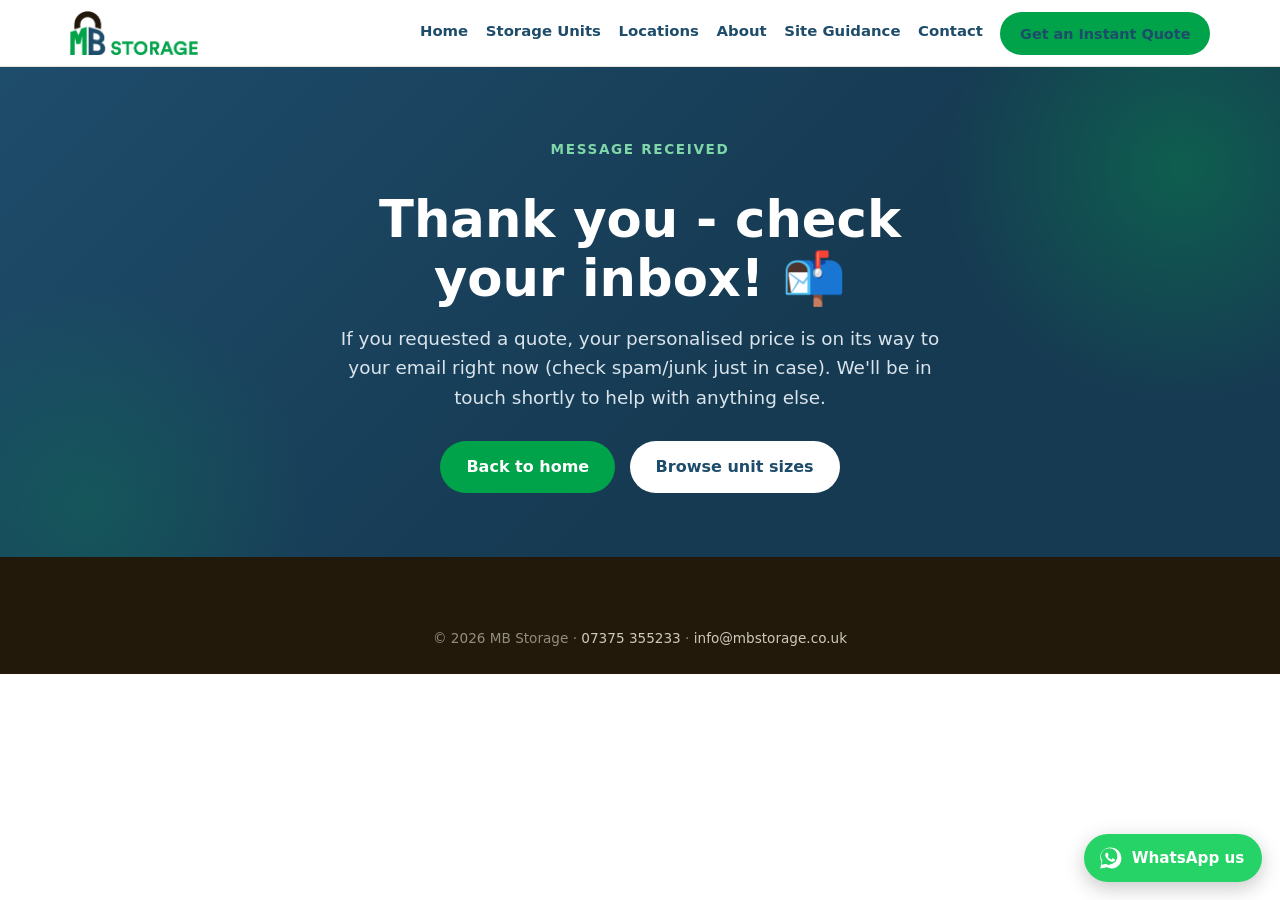
<file: thank-you.html>
<!DOCTYPE html>
<html lang="en-GB">
<head>
<meta charset="UTF-8">
<meta name="viewport" content="width=device-width, initial-scale=1">
<title>Thank You | MB Storage</title>
<meta name="robots" content="noindex">
<link rel="icon" type="image/png" href="assets/img/favicon.png">
<link rel="stylesheet" href="assets/css/style.css">
</head>
<body>

<header class="site-header">
  <div class="container header-inner">
    <a class="brand" href="index.html" aria-label="MB Storage home">
      <img src="assets/img/logo-landscape.png" srcset="assets/img/logo-landscape@4x.png 4x" alt="MB Storage logo" width="130" height="45">
    </a>
    <button class="nav-toggle" aria-label="Open menu" aria-expanded="false"><span></span><span></span><span></span></button>
    <nav class="main-nav" aria-label="Main navigation">
      <a href="index.html">Home</a>
      <a href="units.html">Storage Units</a>
      <a href="locations.html">Locations</a>
      <a href="about.html">About</a>
      <a href="site-guidance.html">Site Guidance</a>
      <a href="contact.html">Contact</a>
      <a class="btn btn-primary" href="quote.html">Get an Instant Quote</a>
    </nav>
  </div>
</header>

<main>
  <section class="hero">
    <div class="container hero-inner center" style="max-width:640px;margin:0 auto">
      <p class="eyebrow">Message received</p>
      <h1>Thank you - check your inbox! 📬</h1>
      <p>If you requested a quote, your personalised price is on its way to your email right now (check spam/junk just in case). We'll be in touch shortly to help with anything else.</p>
      <div class="hero-ctas" style="justify-content:center">
        <a class="btn btn-primary" href="index.html">Back to home</a>
        <a class="btn btn-light" href="units.html">Browse unit sizes</a>
      </div>
    </div>
  </section>
</main>

<footer class="site-footer">
  <div class="container">
    <div class="footer-bottom" style="border-top:0;justify-content:center">
      <p>© 2026 MB Storage · <a href="tel:+447375355233">07375 355233</a> · <a href="mailto:info@mbstorage.co.uk">info@mbstorage.co.uk</a></p>
    </div>
  </div>
</footer>

<script src="assets/js/main.js"></script>
</body>
</html>
</file>
<file: assets/css/style.css>
/* MB Storage — brand palette taken from the master logo
   Green   #00A34A  (primary / CTAs)
   Navy    #1E4C6B  (headings / secondary)
   Ink     #22190A  (body text / footer)
*/
:root {
  --green: #00A34A;
  --green-dark: #008a3f;
  --green-tint: #e6f6ee;
  --navy: #1E4C6B;
  --navy-dark: #163a52;
  --navy-tint: #e9eff4;
  --ink: #22190A;
  --grey: #5b5648;
  --line: #e4e1da;
  --bg: #ffffff;
  --bg-soft: #f7f6f3;
  --radius: 14px;
  --shadow: 0 6px 24px rgba(30, 76, 107, .10);
  --font: "Segoe UI", system-ui, -apple-system, Roboto, "Helvetica Neue", Arial, sans-serif;
}

* { margin: 0; padding: 0; box-sizing: border-box; }
html { scroll-behavior: smooth; }
body { font-family: var(--font); color: var(--ink); background: var(--bg); line-height: 1.6; }
img { max-width: 100%; height: auto; display: block; }
a { color: var(--green-dark); }
.container { width: min(1140px, 92%); margin: 0 auto; }

/* ---------- Header ---------- */
.site-header {
  position: sticky; top: 0; z-index: 50;
  background: rgba(255,255,255,.97);
  border-bottom: 1px solid var(--line);
  backdrop-filter: blur(6px);
}
.header-inner { display: flex; align-items: center; justify-content: space-between; gap: 1rem; padding: .7rem 0; }
.brand img { height: 44px; width: auto; }
.main-nav { display: flex; align-items: center; gap: 1.1rem; flex-wrap: wrap; }
.main-nav a { color: var(--navy); text-decoration: none; font-weight: 600; font-size: .93rem; padding: .3rem 0; border-bottom: 2px solid transparent; white-space: nowrap; }
.main-nav .btn { padding: .55rem 1.1rem; font-size: .9rem; border-bottom: 0; }
.main-nav a:hover, .main-nav a[aria-current="page"] { border-bottom-color: var(--green); color: var(--green-dark); }
.nav-toggle { display: none; background: none; border: 0; cursor: pointer; padding: .4rem; }
.nav-toggle span { display: block; width: 26px; height: 3px; background: var(--navy); margin: 5px 0; border-radius: 2px; }

.btn { display: inline-block; padding: .72rem 1.5rem; border-radius: 999px; font-weight: 700; text-decoration: none; text-align: center; border: 2px solid transparent; cursor: pointer; font-size: 1rem; transition: transform .15s ease, background .15s ease; }
.btn:hover { transform: translateY(-1px); }
.btn-primary { background: var(--green); color: #fff; }
.btn-primary:hover { background: var(--green-dark); }
.btn-outline { border-color: var(--navy); color: var(--navy); background: transparent; }
.btn-outline:hover { background: var(--navy); color: #fff; }
.btn-light { background: #fff; color: var(--navy); }

/* ---------- Hero ---------- */
.hero { background: linear-gradient(135deg, var(--navy) 0%, var(--navy-dark) 60%), var(--navy); color: #fff; padding: 4.5rem 0 4rem; position: relative; overflow: hidden; }
.hero::after { content: ""; position: absolute; right: -140px; top: -140px; width: 480px; height: 480px; border-radius: 50%; background: radial-gradient(circle, rgba(0,163,74,.35), transparent 70%); }
.hero-inner { position: relative; z-index: 1; max-width: 720px; }
.hero .eyebrow { color: #7fd6a8; font-weight: 700; letter-spacing: .12em; text-transform: uppercase; font-size: .85rem; }
.hero h1 { font-size: clamp(2rem, 5vw, 3.2rem); line-height: 1.15; margin: .6rem 0 1rem; }
.hero p { font-size: 1.15rem; color: #d9e4ec; margin-bottom: 1.8rem; }
.hero-ctas { display: flex; gap: .9rem; flex-wrap: wrap; }
.hero-trust { display: flex; gap: 1.6rem; flex-wrap: wrap; margin-top: 2.4rem; font-size: .95rem; color: #c4d3dd; }
.hero-trust span::before { content: "✓ "; color: var(--green); font-weight: 800; }

/* ---------- Sections ---------- */
section { padding: 4rem 0; }
.section-soft { background: var(--bg-soft); }
.section-head { max-width: 640px; margin-bottom: 2.4rem; }
.section-head .eyebrow { color: var(--green-dark); font-weight: 700; letter-spacing: .1em; text-transform: uppercase; font-size: .8rem; }
h2 { color: var(--navy); font-size: clamp(1.5rem, 3.4vw, 2.2rem); line-height: 1.2; margin: .4rem 0 .6rem; }
h3 { color: var(--navy); }
.lead { color: var(--grey); font-size: 1.06rem; }

.grid-3 { display: grid; grid-template-columns: repeat(3, 1fr); gap: 1.4rem; }
.grid-2 { display: grid; grid-template-columns: repeat(2, 1fr); gap: 1.4rem; }

.card { background: #fff; border: 1px solid var(--line); border-radius: var(--radius); padding: 1.6rem; box-shadow: var(--shadow); }
.card h3 { margin-bottom: .5rem; }
.card .icon { width: 52px; height: 52px; border-radius: 12px; background: var(--green-tint); display: grid; place-items: center; margin-bottom: 1rem; font-size: 1.5rem; color: var(--green-dark); }

/* ---------- Unit / product cards ---------- */
.unit-card { display: flex; flex-direction: column; overflow: hidden; padding: 0; }
.unit-media { background: linear-gradient(160deg, var(--navy-tint), #fff); padding: 1.4rem; border-bottom: 1px solid var(--line); }
.unit-body { padding: 1.5rem; display: flex; flex-direction: column; gap: .8rem; flex: 1; }
.unit-body ul { list-style: none; }
.unit-body li { padding-left: 1.5em; position: relative; margin: .3rem 0; }
.unit-body li::before { content: "✓"; position: absolute; left: 0; color: var(--green); font-weight: 800; }
.badge { display: inline-block; background: var(--green-tint); color: var(--green-dark); font-weight: 700; font-size: .78rem; border-radius: 999px; padding: .25rem .8rem; letter-spacing: .04em; text-transform: uppercase; width: fit-content; }
.unit-sqft { color: var(--grey); font-weight: 600; font-size: .95rem; margin-top: -.3rem; }
.unit-sqft strong { color: var(--navy); }
.price-hidden { background: var(--navy-tint); border-radius: 10px; padding: .9rem 1.1rem; color: var(--navy); font-size: .95rem; }
.price-hidden strong { color: var(--green-dark); }
.unit-body .btn { margin-top: auto; }

/* ---------- Size guide figure ---------- */
.size-figure { border: 1px dashed var(--navy); border-radius: 10px; padding: 1rem; background: #fff; }
.dim-table { width: 100%; border-collapse: collapse; font-size: .95rem; }
.dim-table th, .dim-table td { text-align: left; padding: .5rem .6rem; border-bottom: 1px solid var(--line); }
.dim-table th { color: var(--navy); }

/* ---------- Forms ---------- */
.form-card { background: #fff; border: 1px solid var(--line); border-radius: var(--radius); box-shadow: var(--shadow); padding: 2rem; }
.form-grid { display: grid; grid-template-columns: 1fr 1fr; gap: 1rem 1.2rem; }
.form-grid .full { grid-column: 1 / -1; }
label { font-weight: 600; color: var(--navy); font-size: .93rem; display: block; margin-bottom: .3rem; }
input, select, textarea { width: 100%; padding: .7rem .85rem; border: 1.5px solid var(--line); border-radius: 9px; font: inherit; color: var(--ink); background: #fff; }
input:focus, select:focus, textarea:focus { outline: none; border-color: var(--green); box-shadow: 0 0 0 3px rgba(0,163,74,.15); }
.hint { font-size: .84rem; color: var(--grey); margin-top: .25rem; }
fieldset { border: 0; }

/* Live availability badges (booking form) */
.avail-badge {
  display: flex; align-items: center; gap: .5rem;
  margin-top: .45rem; padding: .55rem .8rem; border-radius: 9px;
  font-size: .92rem; font-weight: 700; line-height: 1.35;
}
.avail-badge.ok   { background: var(--green-tint); color: var(--green-dark); border: 1.5px solid #9adbb8; }
.avail-badge.low  { background: #fdf3e7; color: #a4560a; border: 1.5px solid #f0c894; }
.avail-badge.full { background: #fdeaea; color: #b3261e; border: 1.5px solid #efb0ac; }
.avail-badge a { color: inherit; }

/* Marketing opt-in checkbox */
.consent-check { display: flex; gap: .65rem; align-items: flex-start; background: var(--bg-soft); border: 1px solid var(--line); border-radius: 10px; padding: .85rem 1rem; }
.consent-check input[type="checkbox"] { width: 20px; height: 20px; min-width: 20px; margin-top: .1rem; accent-color: var(--green); cursor: pointer; }
.consent-check label { margin: 0; font-weight: 500; color: var(--ink); font-size: .9rem; line-height: 1.5; cursor: pointer; }
.consent-check label .consent-lead { font-weight: 700; color: var(--navy); }

.quote-note { display: flex; gap: .8rem; align-items: flex-start; background: var(--green-tint); border-radius: 10px; padding: 1rem 1.2rem; margin-bottom: 1.4rem; color: var(--ink); }
.quote-note .icon { font-size: 1.3rem; }

/* ---------- Flexibility band ---------- */
.flex-band { background: var(--green-tint); }
.flex-band-inner { display: flex; align-items: center; gap: 1.8rem; }
.flex-band .fb-icon { font-size: 2.8rem; line-height: 1; flex-shrink: 0; }
.flex-band .eyebrow { color: var(--green-dark); }
.flex-band h2 { color: var(--navy); margin: 0 0 .5rem; }
.flex-band p { margin: 0; color: var(--ink); max-width: 760px; }
.flex-band .fb-points { display: flex; flex-wrap: wrap; gap: .5rem 1.5rem; margin: 1rem 0 0; padding: 0; list-style: none; }
.flex-band .fb-points li { font-weight: 700; color: var(--green-dark); font-size: .95rem; }
.flex-band .fb-points li::before { content: "✓ "; color: var(--green); font-weight: 800; }
@media (max-width: 640px) {
  .flex-band-inner { flex-direction: column; align-items: flex-start; gap: 1rem; }
}

/* ---------- WhatsApp floating chat button ---------- */
.wa-float {
  position: fixed; right: 18px; bottom: 18px; z-index: 60;
  display: flex; align-items: center; gap: .55rem;
  background: #25D366; color: #fff; text-decoration: none;
  padding: .7rem 1.1rem .7rem .8rem; border-radius: 999px;
  font-weight: 700; font-size: .95rem; font-family: var(--font);
  box-shadow: 0 6px 20px rgba(0, 0, 0, .22);
  transition: transform .15s ease, box-shadow .15s ease;
}
.wa-float:hover { transform: translateY(-2px); box-shadow: 0 9px 26px rgba(0, 0, 0, .28); }
.wa-float svg { width: 26px; height: 26px; flex-shrink: 0; }
@media (max-width: 640px) {
  .wa-float span { display: none; }               /* icon-only bubble on phones */
  .wa-float { padding: .8rem; }
}
@media (prefers-reduced-motion: reduce) {
  .wa-float { transition: none; }
}

/* ---------- Locations ---------- */
.location-card address { font-style: normal; color: var(--grey); margin: .4rem 0 .8rem; }

/* ---------- CTA band ---------- */
.cta-band { background: linear-gradient(120deg, var(--green) 0%, var(--green-dark) 100%); color: #fff; text-align: center; }
.cta-band h2 { color: #fff; }
.cta-band p { color: #eafff3; max-width: 560px; margin: 0 auto 1.6rem; }

/* ---------- Featured branded banners (3D graphics) ---------- */
.banner-section { padding: 3rem 0; }
.section-head.center { margin-left: auto; margin-right: auto; text-align: center; }
.feature-banner { display: block; width: 100%; border-radius: var(--radius); box-shadow: var(--shadow); overflow: hidden; background: #10633a; }
.feature-banner img { width: 100%; height: auto; display: block; }
a.feature-banner { transition: transform .15s ease, box-shadow .15s ease; }
a.feature-banner:hover { transform: translateY(-3px); box-shadow: 0 12px 32px rgba(30,76,107,.18); }

/* horizontal step row under the phone banner */
.access-steps-row { list-style: none; display: grid; grid-template-columns: repeat(3, 1fr); gap: 1.4rem; margin-top: 1.8rem; }
.access-steps-row li { display: flex; gap: .9rem; align-items: flex-start; }
.access-steps-row .n { flex: 0 0 36px; height: 36px; border-radius: 50%; background: var(--green); color: #fff; font-weight: 800; display: grid; place-items: center; }
.access-steps-row strong { display: block; color: var(--navy); }
.access-steps-row span.t { color: var(--grey); font-size: .93rem; }
@media (max-width: 820px) { .access-steps-row { grid-template-columns: 1fr; } }

/* ---------- FAQ ---------- */
details { border: 1px solid var(--line); border-radius: 10px; padding: 1rem 1.2rem; margin-bottom: .8rem; background: #fff; }
summary { font-weight: 700; color: var(--navy); cursor: pointer; }
details p { margin-top: .6rem; color: var(--grey); }

/* ---------- Footer ---------- */
.site-footer { background: var(--ink); color: #cfc9bd; padding: 3rem 0 1.5rem; margin-top: 0; }
.footer-grid { display: grid; grid-template-columns: 2fr 1fr 1fr 1.4fr; gap: 2rem; padding-bottom: 2rem; border-bottom: 1px solid rgba(255,255,255,.12); }
.site-footer h4 { color: #fff; margin-bottom: .8rem; font-size: 1rem; }
.site-footer a { color: #cfc9bd; text-decoration: none; }
.site-footer a:hover { color: var(--green); }
.site-footer ul { list-style: none; }
.site-footer li { margin: .35rem 0; }
.footer-logo { height: 60px; width: auto; margin-bottom: .8rem; }
.footer-bottom { display: flex; justify-content: space-between; gap: 1rem; flex-wrap: wrap; padding-top: 1.4rem; font-size: .85rem; color: #948d7d; }
.footer-hours { margin-top: 1rem; font-size: .88rem; line-height: 1.6; }
.footer-hours strong { color: #fff; display: block; margin-bottom: .2rem; }
.footer-hours-note { margin-top: .5rem; font-size: .82rem; color: #948d7d; line-height: 1.5; }
.footer-hours-note strong { color: var(--green); }

/* ---------- Utilities ---------- */
.mt-1 { margin-top: 1rem; } .mt-2 { margin-top: 2rem; }
.center { text-align: center; }
.status-msg { margin-top: 1rem; padding: .9rem 1.1rem; border-radius: 10px; display: none; }
.status-msg.ok { display: block; background: var(--green-tint); color: var(--green-dark); }
.status-msg.err { display: block; background: #fdecec; color: #a33; }

/* ---------- Responsive ---------- */
@media (max-width: 900px) {
  .grid-3, .footer-grid { grid-template-columns: 1fr 1fr; }
}
@media (max-width: 680px) {
  .nav-toggle { display: block; }
  .main-nav { position: absolute; top: 100%; left: 0; right: 0; background: #fff; flex-direction: column; align-items: flex-start; padding: 1rem 4%; gap: .8rem; border-bottom: 1px solid var(--line); display: none; }
  .main-nav.open { display: flex; }
  .grid-3, .grid-2, .form-grid, .footer-grid { grid-template-columns: 1fr; }
  .hero { padding: 3rem 0; }
}

/* =====================================================
   Refinement pass — motion, polish & tighter integration
   ===================================================== */

/* Animated hero accent blobs + staggered entrance */
.hero::after { animation: floatBlob 15s ease-in-out infinite; }
.hero::before {
  content: ""; position: absolute; left: -130px; bottom: -170px; width: 440px; height: 440px;
  border-radius: 50%; background: radial-gradient(circle, rgba(0,163,74,.20), transparent 70%);
  z-index: 0; animation: floatBlob 20s ease-in-out infinite reverse;
}
@keyframes floatBlob { 0%,100% { transform: translate(0,0); } 50% { transform: translate(-26px,22px); } }

/* Homepage hero: stylised (duotone) real-container photo + navy overlay */
.hero--photo {
  background: linear-gradient(115deg, rgba(16,42,60,.90) 0%, rgba(22,58,82,.66) 55%, rgba(16,42,60,.85) 100%),
              url('../img/photos/hero-navy.jpg') center/cover no-repeat;
}

.hero-inner > * { opacity: 0; transform: translateY(16px); animation: heroIn .7s cubic-bezier(.2,.7,.2,1) forwards; }
.hero-inner > *:nth-child(1) { animation-delay: .05s; }
.hero-inner > *:nth-child(2) { animation-delay: .15s; }
.hero-inner > *:nth-child(3) { animation-delay: .25s; }
.hero-inner > *:nth-child(4) { animation-delay: .35s; }
.hero-inner > *:nth-child(5) { animation-delay: .45s; }
@keyframes heroIn { to { opacity: 1; transform: none; } }

/* Scroll-reveal (class added by JS so content stays visible without JS) */
.reveal { opacity: 0; transform: translateY(24px); transition: opacity .6s ease, transform .6s cubic-bezier(.2,.7,.2,1); will-change: opacity, transform; }
.reveal.in { opacity: 1; transform: none; }

/* Animated stats band */
.stats-band { background: #fff; padding: 2.6rem 0; }
.stats-grid { display: grid; grid-template-columns: repeat(4, 1fr); gap: 1.2rem; text-align: center; }
.stat { padding: 1.5rem 1rem; border-radius: var(--radius); background: var(--bg-soft); border: 1px solid var(--line); transition: transform .18s ease, box-shadow .18s ease; }
.stat:hover { transform: translateY(-4px); box-shadow: var(--shadow); }
.stat .num { font-size: clamp(1.9rem, 4.4vw, 2.7rem); font-weight: 800; color: var(--green-dark); line-height: 1; letter-spacing: -.02em; }
.stat .lab { margin-top: .5rem; color: var(--navy); font-weight: 600; font-size: .95rem; }
@media (max-width: 680px) { .stats-grid { grid-template-columns: 1fr 1fr; } }

/* Card + banner micro-interactions */
.card { transition: transform .18s ease, box-shadow .18s ease; }
.card:hover { transform: translateY(-4px); box-shadow: 0 12px 30px rgba(30,76,107,.14); }
.feature-banner { position: relative; }
.feature-banner img { transition: transform .6s cubic-bezier(.2,.7,.2,1); }
a.feature-banner:hover img { transform: scale(1.035); }

/* Buttons: smoother shared transition */
.btn { transition: transform .15s ease, background .15s ease, box-shadow .15s ease; }
.btn-primary:hover { box-shadow: 0 8px 20px rgba(0,163,74,.28); }

/* Google review rating */
.grating { display: flex; align-items: center; gap: .5rem; flex-wrap: wrap; margin: .5rem 0 .2rem; }
.gstars { --pct: 100%; position: relative; display: inline-block; font-family: Arial, sans-serif; font-size: 1.15rem; line-height: 1; }
.gstars::before { content: "\2605\2605\2605\2605\2605"; color: #dcdcdc; letter-spacing: 2px; }
.gstars::after { content: "\2605\2605\2605\2605\2605"; color: #f5b301; letter-spacing: 2px; position: absolute; left: 0; top: 0; width: var(--pct); overflow: hidden; white-space: nowrap; }
.grating-num { font-weight: 800; color: var(--navy); }
.grating-count { color: var(--grey); text-decoration: none; font-size: .92rem; }
.grating-count:hover { color: var(--green-dark); text-decoration: underline; }

/* Locations map (Leaflet) */
#sites-map { height: 440px; width: 100%; border-radius: var(--radius); box-shadow: var(--shadow); position: relative; z-index: 0; }
.leaflet-popup-content { font-family: var(--font); }
.leaflet-popup-content h4 { color: var(--navy); margin-bottom: .25rem; font-size: 1rem; }
.leaflet-popup-content a.map-link { display: inline-block; margin-top: .35rem; color: var(--green-dark); font-weight: 700; text-decoration: none; }
.leaflet-popup-content a.map-link:hover { text-decoration: underline; }
.map-pin { filter: drop-shadow(0 2px 3px rgba(0,0,0,.3)); }

/* Real-photo band (image + copy) */
.photo-band .container { display: grid; grid-template-columns: 1.1fr 1fr; gap: 2.2rem; align-items: center; }
.photo-band .photo-media img { width: 100%; border-radius: var(--radius); box-shadow: var(--shadow); }
.photo-band figcaption, .photo-figure figcaption { color: var(--grey); font-size: .88rem; margin-top: .55rem; }
.photo-figure { max-width: 640px; margin: 0 auto; }
.photo-figure img { width: 100%; border-radius: var(--radius); box-shadow: var(--shadow); }
.photo-figure figcaption { text-align: center; }
.photo-gallery { display: grid; grid-template-columns: repeat(2, 1fr); gap: 1.3rem; max-width: 1000px; margin: 0 auto; }
.photo-gallery figure img { width: 100%; border-radius: var(--radius); box-shadow: var(--shadow); }
.photo-gallery figcaption { text-align: center; color: var(--grey); font-size: .88rem; margin-top: .5rem; }
@media (max-width: 820px) { .photo-band .container { grid-template-columns: 1fr; } }
@media (max-width: 680px) { .photo-gallery { grid-template-columns: 1fr; } }

/* Respect reduced-motion preferences */
@media (prefers-reduced-motion: reduce) {
  *, *::before, *::after { animation: none !important; transition: none !important; }
  .reveal { opacity: 1 !important; transform: none !important; }
  .hero-inner > * { opacity: 1 !important; transform: none !important; }
}
</file>
